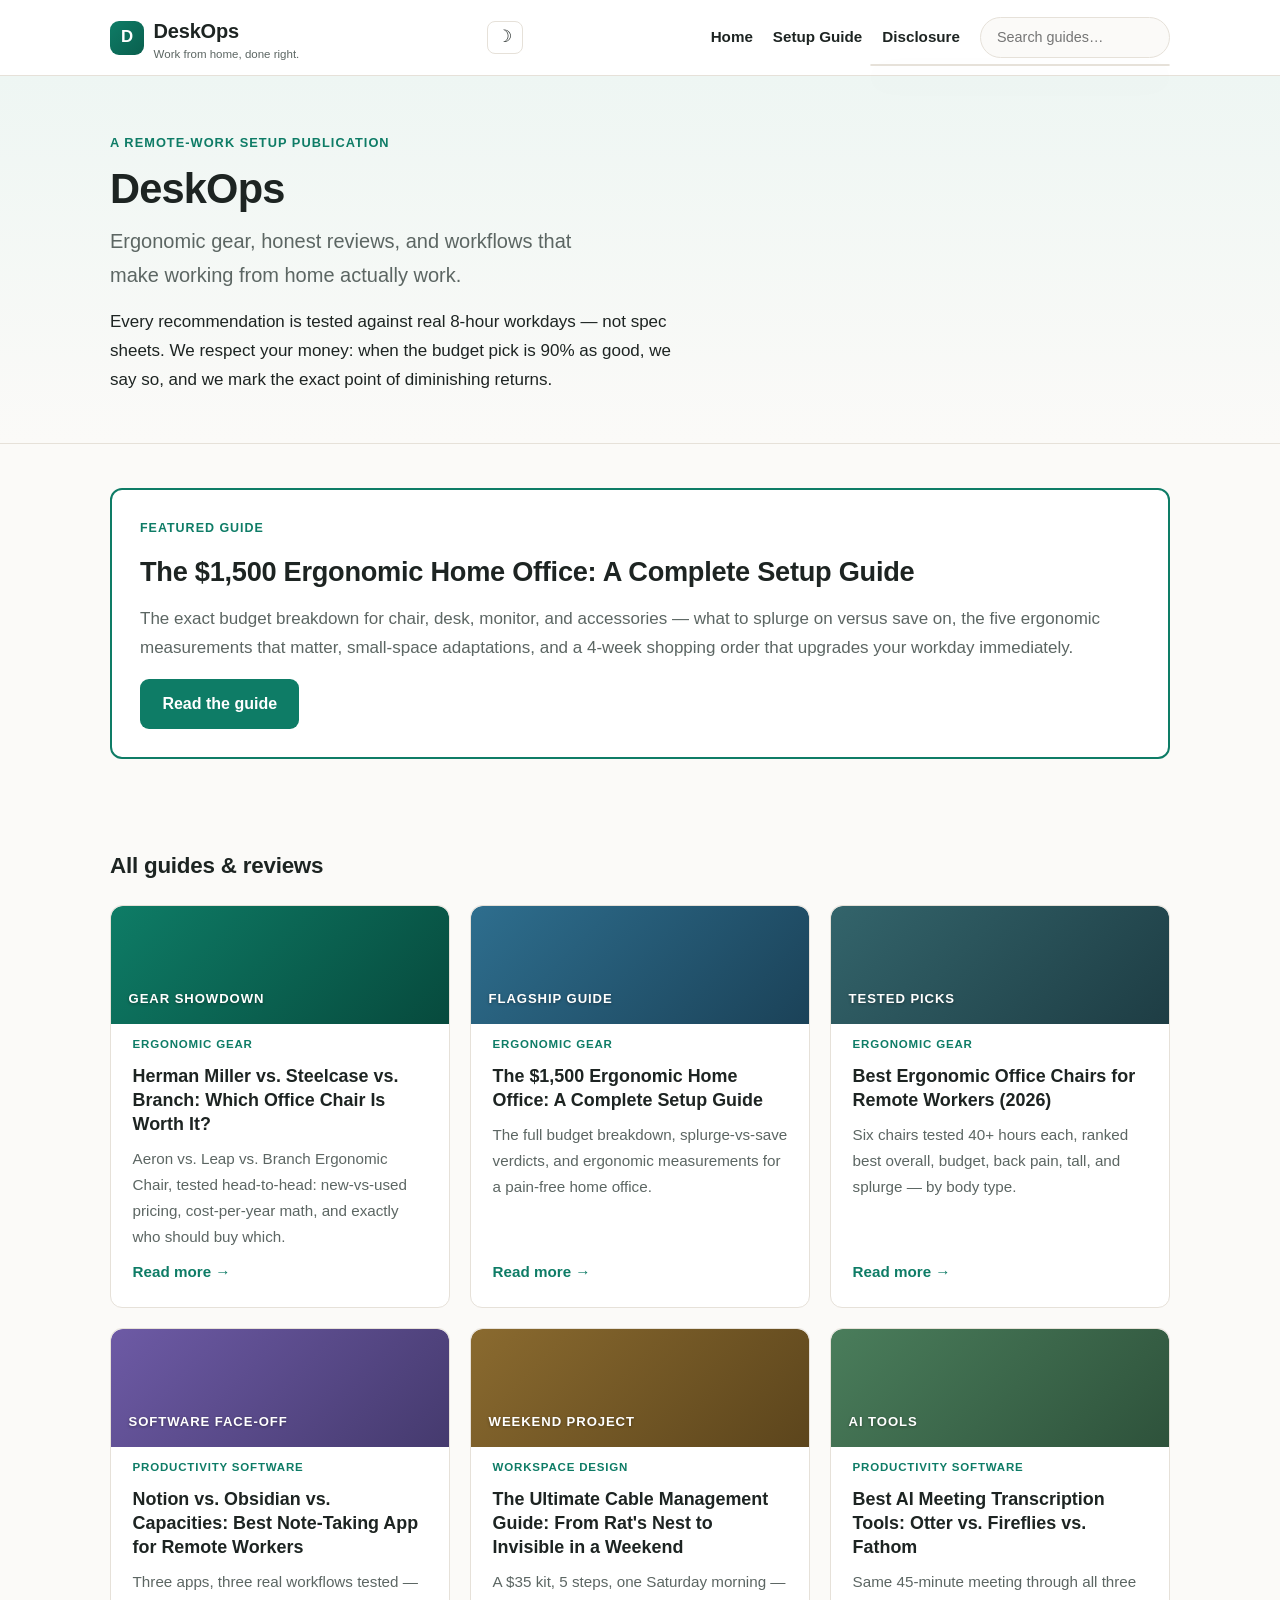
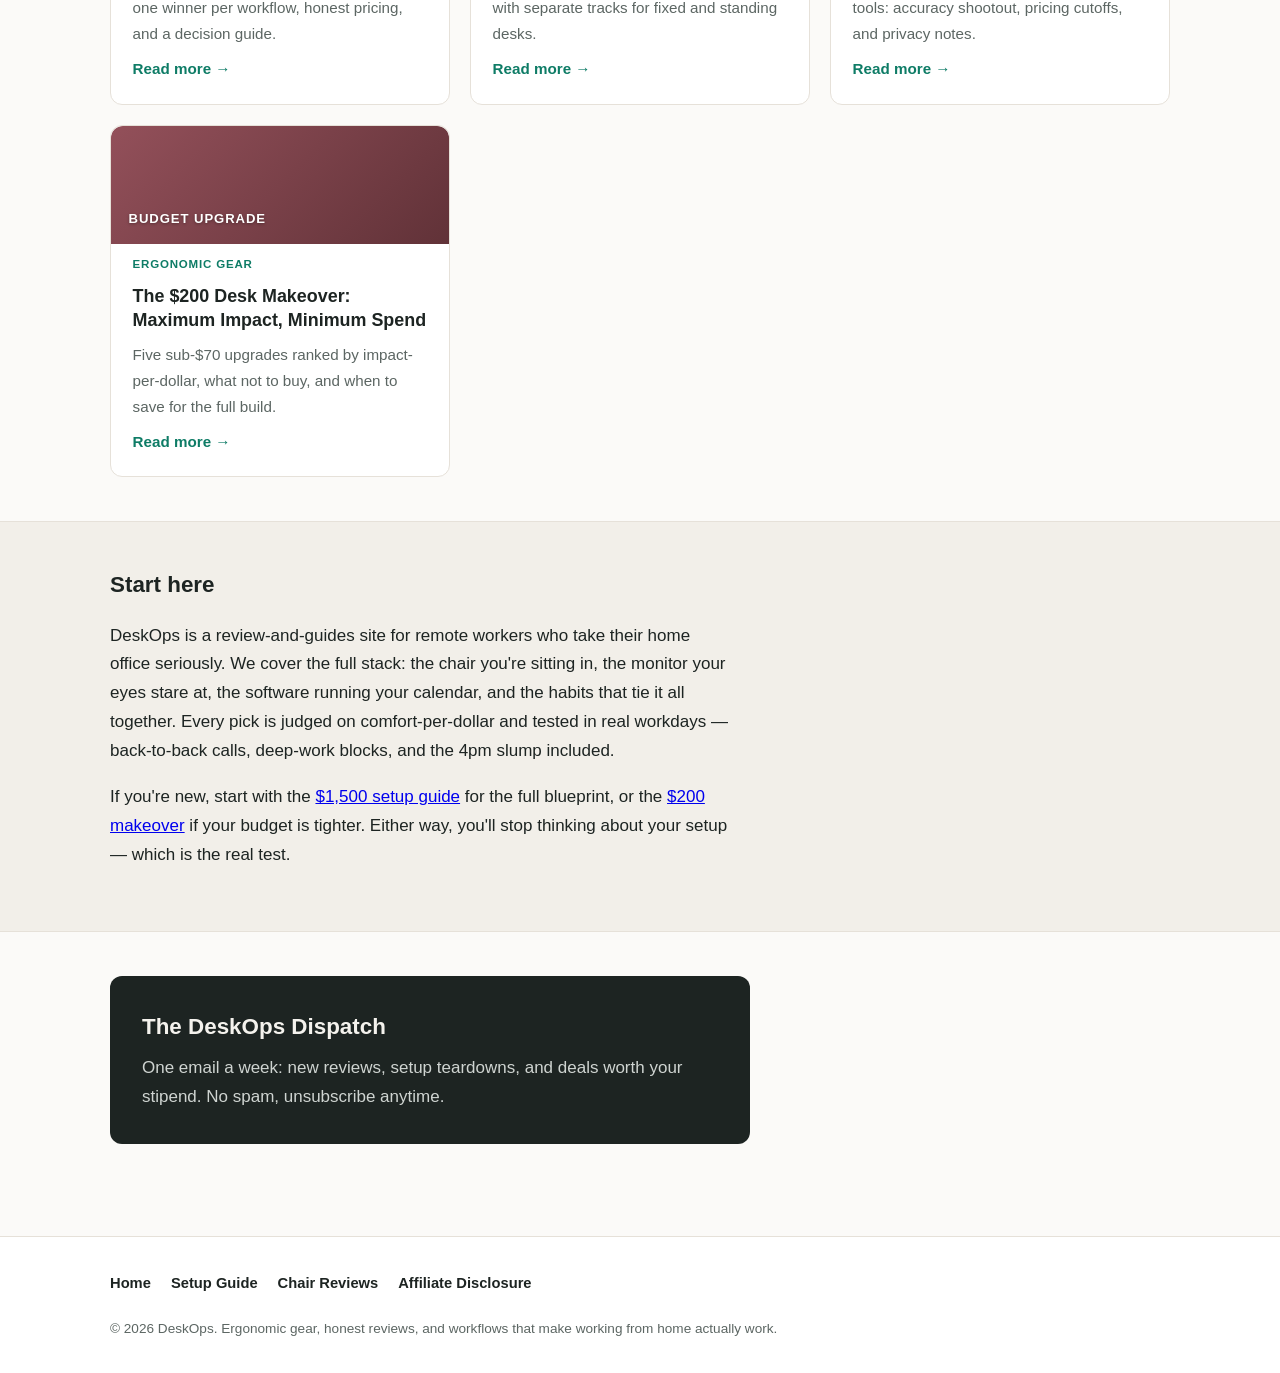
<file: index.html>
<!DOCTYPE html>
<html lang="en">
<head>
  <meta charset="UTF-8">
  <meta name="viewport" content="width=device-width, initial-scale=1.0">
  <title>DeskOps — Ergonomic Gear, Honest Reviews &amp; Remote Work Workflows</title>
  <meta name="description" content="DeskOps: ergonomic gear, honest reviews, and workflows that make working from home actually work. Tested against real 8-hour workdays, not spec sheets.">
  <meta property="og:title" content="DeskOps — Ergonomic Gear, Honest Reviews &amp; Remote Work Workflows">
  <meta property="og:description" content="Ergonomic gear, honest reviews, and workflows that make working from home actually work. Every pick tested against real 8-hour workdays.">
  <meta property="og:type" content="website">
  <script>(function(){try{var t=localStorage.getItem("deskops-theme")||(window.matchMedia&&matchMedia("(prefers-color-scheme: dark)").matches?"dark":"light");if(t)document.documentElement.setAttribute("data-theme",t);}catch(e){}})();</script>
  <link rel="stylesheet" href="styles.css">
  <!-- MEDIVAVINE/JOURNEY: paste ad network script here -->
</head>
<body>
  <header class="site-header">
    <div class="wrap">
      <a class="brand" href="index.html">
        <span class="brand-mark">D</span>
        <span><span class="brand-name">DeskOps</span><span class="brand-tag">Work from home, done right.</span></span>
      </a>
      <button class="theme-toggle" id="themeToggle" aria-label="Switch to dark mode" aria-pressed="false"><span class="icon-moon" aria-hidden="true">&#9789;</span><span class="icon-sun" aria-hidden="true">&#9728;</span></button>
      <button class="nav-toggle" aria-label="Toggle navigation" aria-expanded="false" aria-controls="mainNav" onclick="var n=document.getElementById('mainNav');this.setAttribute('aria-expanded',n.classList.toggle('open'))">&#9776;</button>
      <nav class="main-nav" id="mainNav" aria-label="Main navigation">
        <ul>
          <li><a href="index.html">Home</a></li>
          <li><a href="articles/the-1500-ergonomic-home-office.html">Setup Guide</a></li>
          <li><a href="disclosure.html">Disclosure</a></li>
        <li class="nav-search"><form class="site-search" role="search" aria-label="Site search"><input type="search" placeholder="Search guides&hellip;" aria-label="Search articles"><ul class="search-results" hidden></ul></form></li>
        </ul>
      </nav>
    </div>
  </header>

  <main>
    <section class="hero" aria-label="Introduction">
      <div class="wrap">
        <p class="kicker">A remote-work setup publication</p>
        <h1>DeskOps</h1>
        <p class="tagline">Ergonomic gear, honest reviews, and workflows that make working from home actually work.</p>
        <p class="pitch">Every recommendation is tested against real 8-hour workdays — not spec sheets. We respect your money: when the budget pick is 90% as good, we say so, and we mark the exact point of diminishing returns.</p>
      </div>
    </section>

    <section class="section" aria-label="Featured article">
      <div class="wrap">
        <article class="featured">
          <p class="flag">Featured guide</p>
          <h2><a href="articles/the-1500-ergonomic-home-office.html">The $1,500 Ergonomic Home Office: A Complete Setup Guide</a></h2>
          <p>The exact budget breakdown for chair, desk, monitor, and accessories — what to splurge on versus save on, the five ergonomic measurements that matter, small-space adaptations, and a 4-week shopping order that upgrades your workday immediately.</p>
          <p><a class="btn" href="articles/the-1500-ergonomic-home-office.html">Read the guide</a></p>
        </article>
      </div>
    </section>

    <section class="section" aria-label="All articles">
      <div class="wrap">
        <h2 class="section-title">All guides &amp; reviews</h2>
        <div class="card-grid">
          <article class="card">
            <div class="card-art variant-1" aria-hidden="true"><span>Gear showdown</span></div>
            <p class="pillar">Ergonomic Gear</p>
            <h3><a href="articles/herman-miller-vs-steelcase-vs-branch.html">Herman Miller vs. Steelcase vs. Branch: Which Office Chair Is Worth It?</a></h3>
            <p class="excerpt">Aeron vs. Leap vs. Branch Ergonomic Chair, tested head-to-head: new-vs-used pricing, cost-per-year math, and exactly who should buy which.</p>
            <a class="read-more" href="articles/herman-miller-vs-steelcase-vs-branch.html">Read more &rarr;</a>
          </article>
          <article class="card">
            <div class="card-art variant-2" aria-hidden="true"><span>Flagship guide</span></div>
            <p class="pillar">Ergonomic Gear</p>
            <h3><a href="articles/the-1500-ergonomic-home-office.html">The $1,500 Ergonomic Home Office: A Complete Setup Guide</a></h3>
            <p>The full budget breakdown, splurge-vs-save verdicts, and ergonomic measurements for a pain-free home office.</p>
            <a class="read-more" href="articles/the-1500-ergonomic-home-office.html">Read more &rarr;</a>
          </article>
          <article class="card">
            <div class="card-art variant-3" aria-hidden="true"><span>Tested picks</span></div>
            <p class="pillar">Ergonomic Gear</p>
            <h3><a href="articles/best-ergonomic-office-chairs-remote-workers.html">Best Ergonomic Office Chairs for Remote Workers (2026)</a></h3>
            <p>Six chairs tested 40+ hours each, ranked best overall, budget, back pain, tall, and splurge — by body type.</p>
            <a class="read-more" href="articles/best-ergonomic-office-chairs-remote-workers.html">Read more &rarr;</a>
          </article>
          <article class="card">
            <div class="card-art variant-4" aria-hidden="true"><span>Software face-off</span></div>
            <p class="pillar">Productivity Software</p>
            <h3><a href="articles/notion-vs-obsidian-vs-capacities.html">Notion vs. Obsidian vs. Capacities: Best Note-Taking App for Remote Workers</a></h3>
            <p>Three apps, three real workflows tested — one winner per workflow, honest pricing, and a decision guide.</p>
            <a class="read-more" href="articles/notion-vs-obsidian-vs-capacities.html">Read more &rarr;</a>
          </article>
          <article class="card">
            <div class="card-art variant-5" aria-hidden="true"><span>Weekend project</span></div>
            <p class="pillar">Workspace Design</p>
            <h3><a href="articles/ultimate-cable-management-guide.html">The Ultimate Cable Management Guide: From Rat's Nest to Invisible in a Weekend</a></h3>
            <p>A $35 kit, 5 steps, one Saturday morning — with separate tracks for fixed and standing desks.</p>
            <a class="read-more" href="articles/ultimate-cable-management-guide.html">Read more &rarr;</a>
          </article>
          <article class="card">
            <div class="card-art variant-6" aria-hidden="true"><span>AI tools</span></div>
            <p class="pillar">Productivity Software</p>
            <h3><a href="articles/best-ai-meeting-transcription-tools.html">Best AI Meeting Transcription Tools: Otter vs. Fireflies vs. Fathom</a></h3>
            <p>Same 45-minute meeting through all three tools: accuracy shootout, pricing cutoffs, and privacy notes.</p>
            <a class="read-more" href="articles/best-ai-meeting-transcription-tools.html">Read more &rarr;</a>
          </article>
          <article class="card">
            <div class="card-art variant-7" aria-hidden="true"><span>Budget upgrade</span></div>
            <p class="pillar">Ergonomic Gear</p>
            <h3><a href="articles/the-200-desk-makeover.html">The $200 Desk Makeover: Maximum Impact, Minimum Spend</a></h3>
            <p>Five sub-$70 upgrades ranked by impact-per-dollar, what not to buy, and when to save for the full build.</p>
            <a class="read-more" href="articles/the-200-desk-makeover.html">Read more &rarr;</a>
          </article>
        </div>
      </div>
    </section>

    <section class="section about" aria-label="Start here">
      <div class="wrap">
        <h2>Start here</h2>
        <p>DeskOps is a review-and-guides site for remote workers who take their home office seriously. We cover the full stack: the chair you're sitting in, the monitor your eyes stare at, the software running your calendar, and the habits that tie it all together. Every pick is judged on comfort-per-dollar and tested in real workdays — back-to-back calls, deep-work blocks, and the 4pm slump included.</p>
        <p>If you're new, start with the <a href="articles/the-1500-ergonomic-home-office.html">$1,500 setup guide</a> for the full blueprint, or the <a href="articles/the-200-desk-makeover.html">$200 makeover</a> if your budget is tighter. Either way, you'll stop thinking about your setup — which is the real test.</p>
      </div>
    </section>

    <section class="section" aria-label="Newsletter">
      <div class="wrap">
        <div class="newsletter">
          <h2>The DeskOps Dispatch</h2>
          <p>One email a week: new reviews, setup teardowns, and deals worth your stipend. No spam, unsubscribe anytime.</p>
          <!-- NEWSLETTER: paste Beehiiv/Substack embed here -->
        </div>
      </div>
    </section>
  </main>

  <footer class="site-footer">
    <div class="wrap">
      <nav class="footer-nav" aria-label="Footer navigation">
        <ul>
          <li><a href="index.html">Home</a></li>
          <li><a href="articles/the-1500-ergonomic-home-office.html">Setup Guide</a></li>
          <li><a href="articles/best-ergonomic-office-chairs-remote-workers.html">Chair Reviews</a></li>
          <li><a href="disclosure.html">Affiliate Disclosure</a></li>
        </ul>
      </nav>
      <p class="copyright">&copy; 2026 DeskOps. Ergonomic gear, honest reviews, and workflows that make working from home actually work.</p>
    </div>
  </footer>
  <script src="assets/site.js" defer></script>
</body>
</html>
</file>
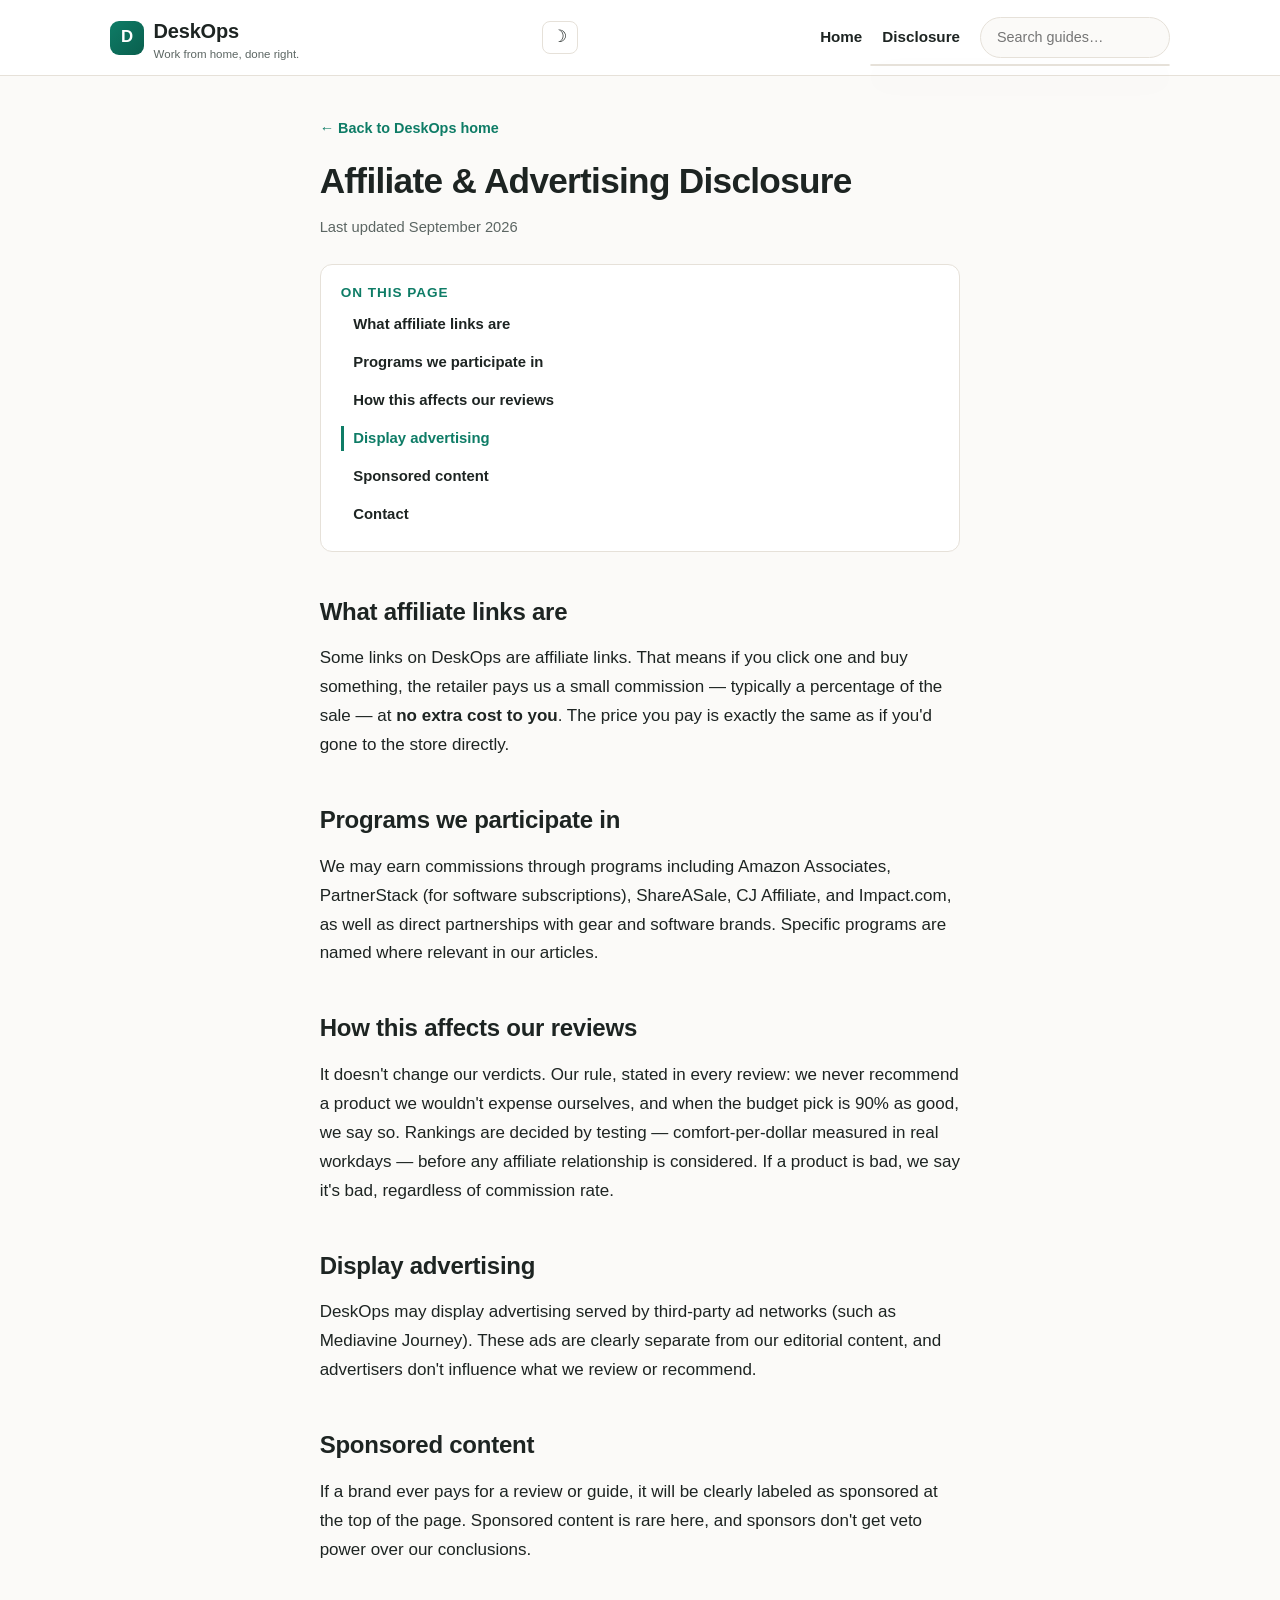
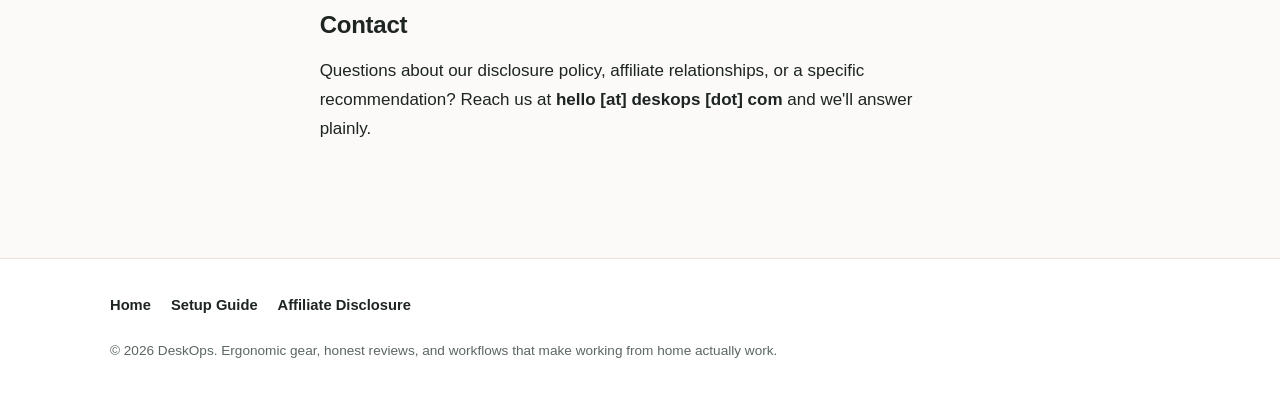
<file: disclosure.html>
<!DOCTYPE html>
<html lang="en">
<head>
  <meta charset="UTF-8">
  <meta name="viewport" content="width=device-width, initial-scale=1.0">
  <title>Affiliate &amp; Advertising Disclosure | DeskOps</title>
  <meta name="description" content="DeskOps affiliate and advertising disclosure: how we earn commissions, how ads work on this site, and how it affects our reviews.">
  <meta property="og:title" content="Affiliate &amp; Advertising Disclosure | DeskOps">
  <meta property="og:description" content="Plain-English disclosure: what affiliate links are, how DeskOps earns commissions, and our commitment to honest reviews.">
  <meta property="og:type" content="website">
  <script>(function(){try{var t=localStorage.getItem("deskops-theme")||(window.matchMedia&&matchMedia("(prefers-color-scheme: dark)").matches?"dark":"light");if(t)document.documentElement.setAttribute("data-theme",t);}catch(e){}})();</script>
  <link rel="stylesheet" href="styles.css">
  <!-- MEDIVAVINE/JOURNEY: paste ad network script here -->
</head>
<body>
  <header class="site-header">
    <div class="wrap">
      <a class="brand" href="index.html">
        <span class="brand-mark">D</span>
        <span><span class="brand-name">DeskOps</span><span class="brand-tag">Work from home, done right.</span></span>
      </a>
      <button class="theme-toggle" id="themeToggle" aria-label="Switch to dark mode" aria-pressed="false"><span class="icon-moon" aria-hidden="true">&#9789;</span><span class="icon-sun" aria-hidden="true">&#9728;</span></button>
      <button class="nav-toggle" aria-label="Toggle navigation" aria-expanded="false" aria-controls="mainNav" onclick="var n=document.getElementById('mainNav');this.setAttribute('aria-expanded',n.classList.toggle('open'))">&#9776;</button>
      <nav class="main-nav" id="mainNav" aria-label="Main navigation">
        <ul>
          <li><a href="index.html">Home</a></li>
          <li><a href="disclosure.html">Disclosure</a></li>
        <li class="nav-search"><form class="site-search" role="search" aria-label="Site search"><input type="search" placeholder="Search guides&hellip;" aria-label="Search articles"><ul class="search-results" hidden></ul></form></li>
        </ul>
      </nav>
    </div>
  </header>

  <main>
    <div class="prose">
      <article>
        <p class="breadcrumb"><a href="index.html">&larr; Back to DeskOps home</a></p>
        <h1>Affiliate &amp; Advertising Disclosure</h1>
        <p class="article-meta">Last updated September 2026</p>

        <h2>What affiliate links are</h2>
        <p>Some links on DeskOps are affiliate links. That means if you click one and buy something, the retailer pays us a small commission — typically a percentage of the sale — at <strong>no extra cost to you</strong>. The price you pay is exactly the same as if you'd gone to the store directly.</p>

        <h2>Programs we participate in</h2>
        <p>We may earn commissions through programs including Amazon Associates, PartnerStack (for software subscriptions), ShareASale, CJ Affiliate, and Impact.com, as well as direct partnerships with gear and software brands. Specific programs are named where relevant in our articles.</p>

        <h2>How this affects our reviews</h2>
        <p>It doesn't change our verdicts. Our rule, stated in every review: we never recommend a product we wouldn't expense ourselves, and when the budget pick is 90% as good, we say so. Rankings are decided by testing — comfort-per-dollar measured in real workdays — before any affiliate relationship is considered. If a product is bad, we say it's bad, regardless of commission rate.</p>

        <h2>Display advertising</h2>
        <p>DeskOps may display advertising served by third-party ad networks (such as Mediavine Journey). These ads are clearly separate from our editorial content, and advertisers don't influence what we review or recommend.</p>

        <h2>Sponsored content</h2>
        <p>If a brand ever pays for a review or guide, it will be clearly labeled as sponsored at the top of the page. Sponsored content is rare here, and sponsors don't get veto power over our conclusions.</p>

        <h2>Contact</h2>
        <p>Questions about our disclosure policy, affiliate relationships, or a specific recommendation? Reach us at <strong>hello [at] deskops [dot] com</strong> and we'll answer plainly.</p>
      </article>
    </div>
  </main>

  <footer class="site-footer">
    <div class="wrap">
      <nav class="footer-nav" aria-label="Footer navigation">
        <ul>
          <li><a href="index.html">Home</a></li>
          <li><a href="articles/the-1500-ergonomic-home-office.html">Setup Guide</a></li>
          <li><a href="disclosure.html">Affiliate Disclosure</a></li>
        </ul>
      </nav>
      <p class="copyright">&copy; 2026 DeskOps. Ergonomic gear, honest reviews, and workflows that make working from home actually work.</p>
    </div>
  </footer>
  <script src="assets/site.js" defer></script>
</body>
</html>
</file>
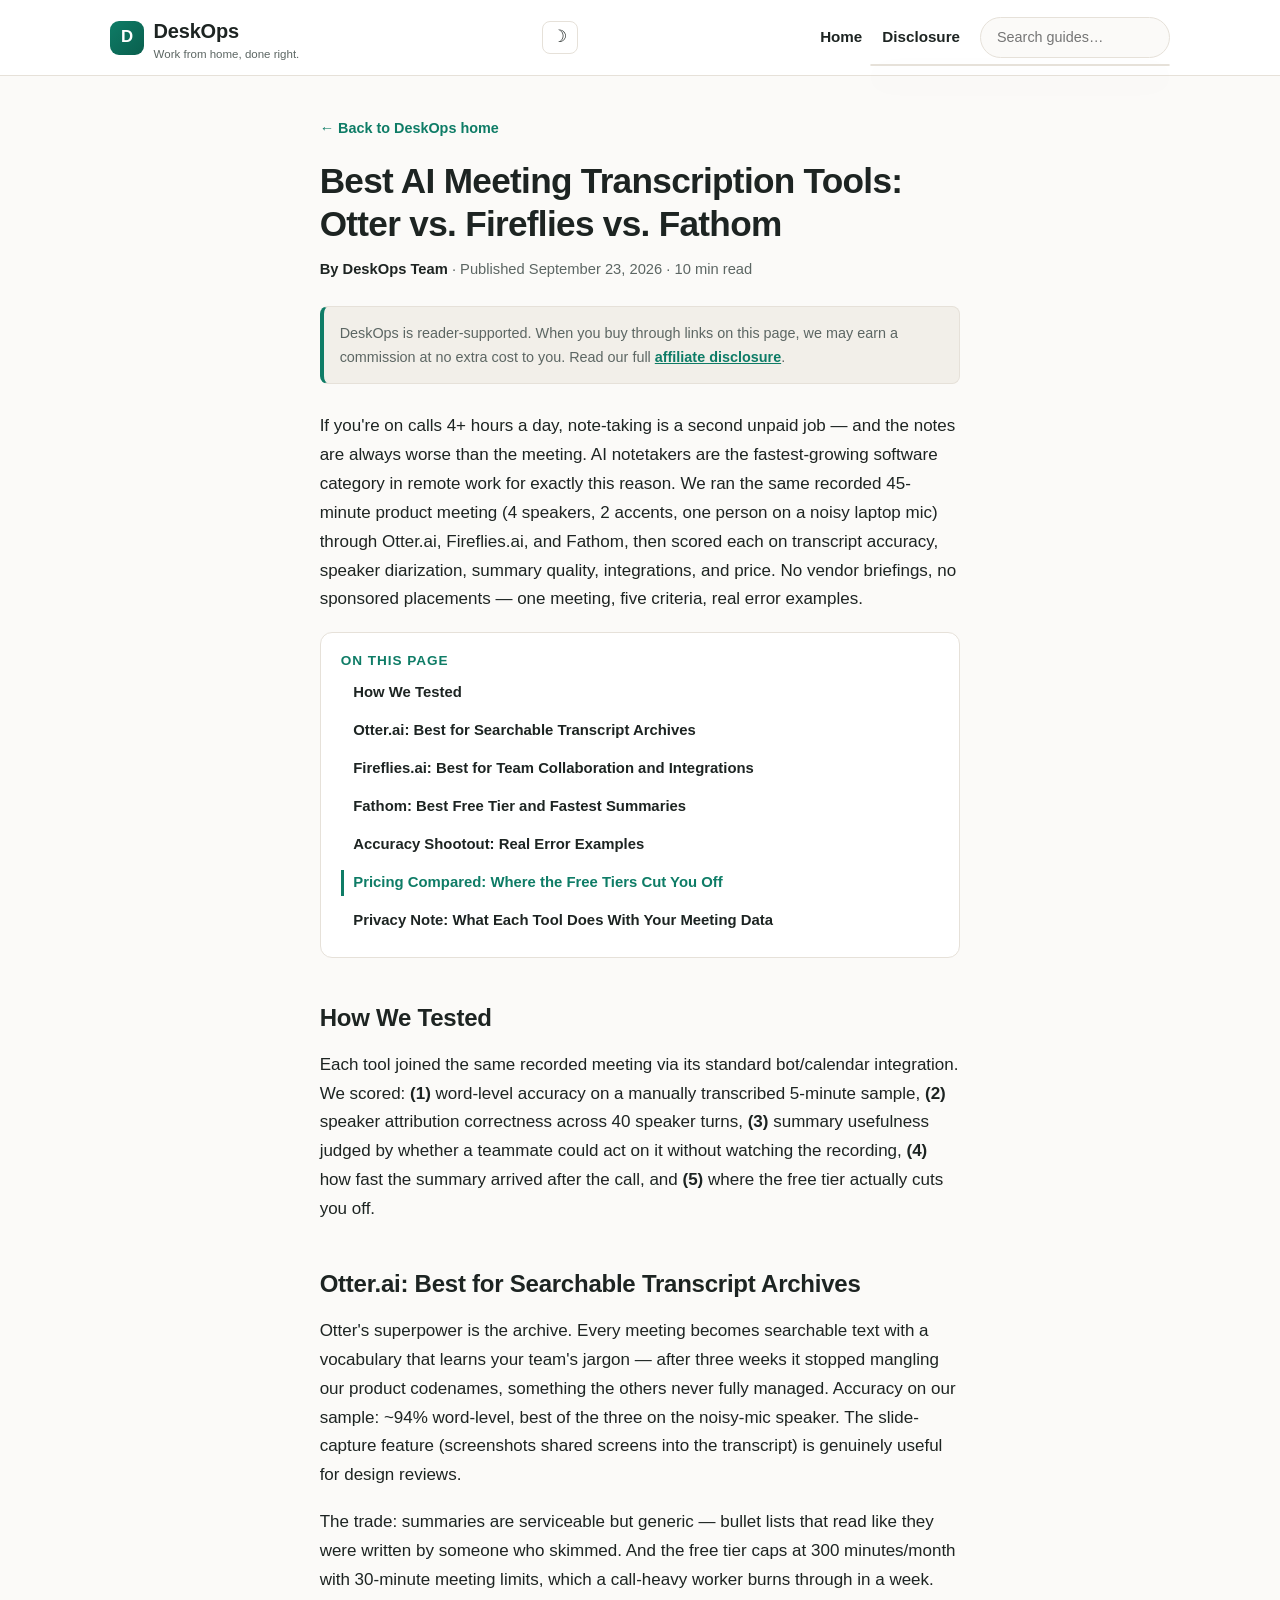
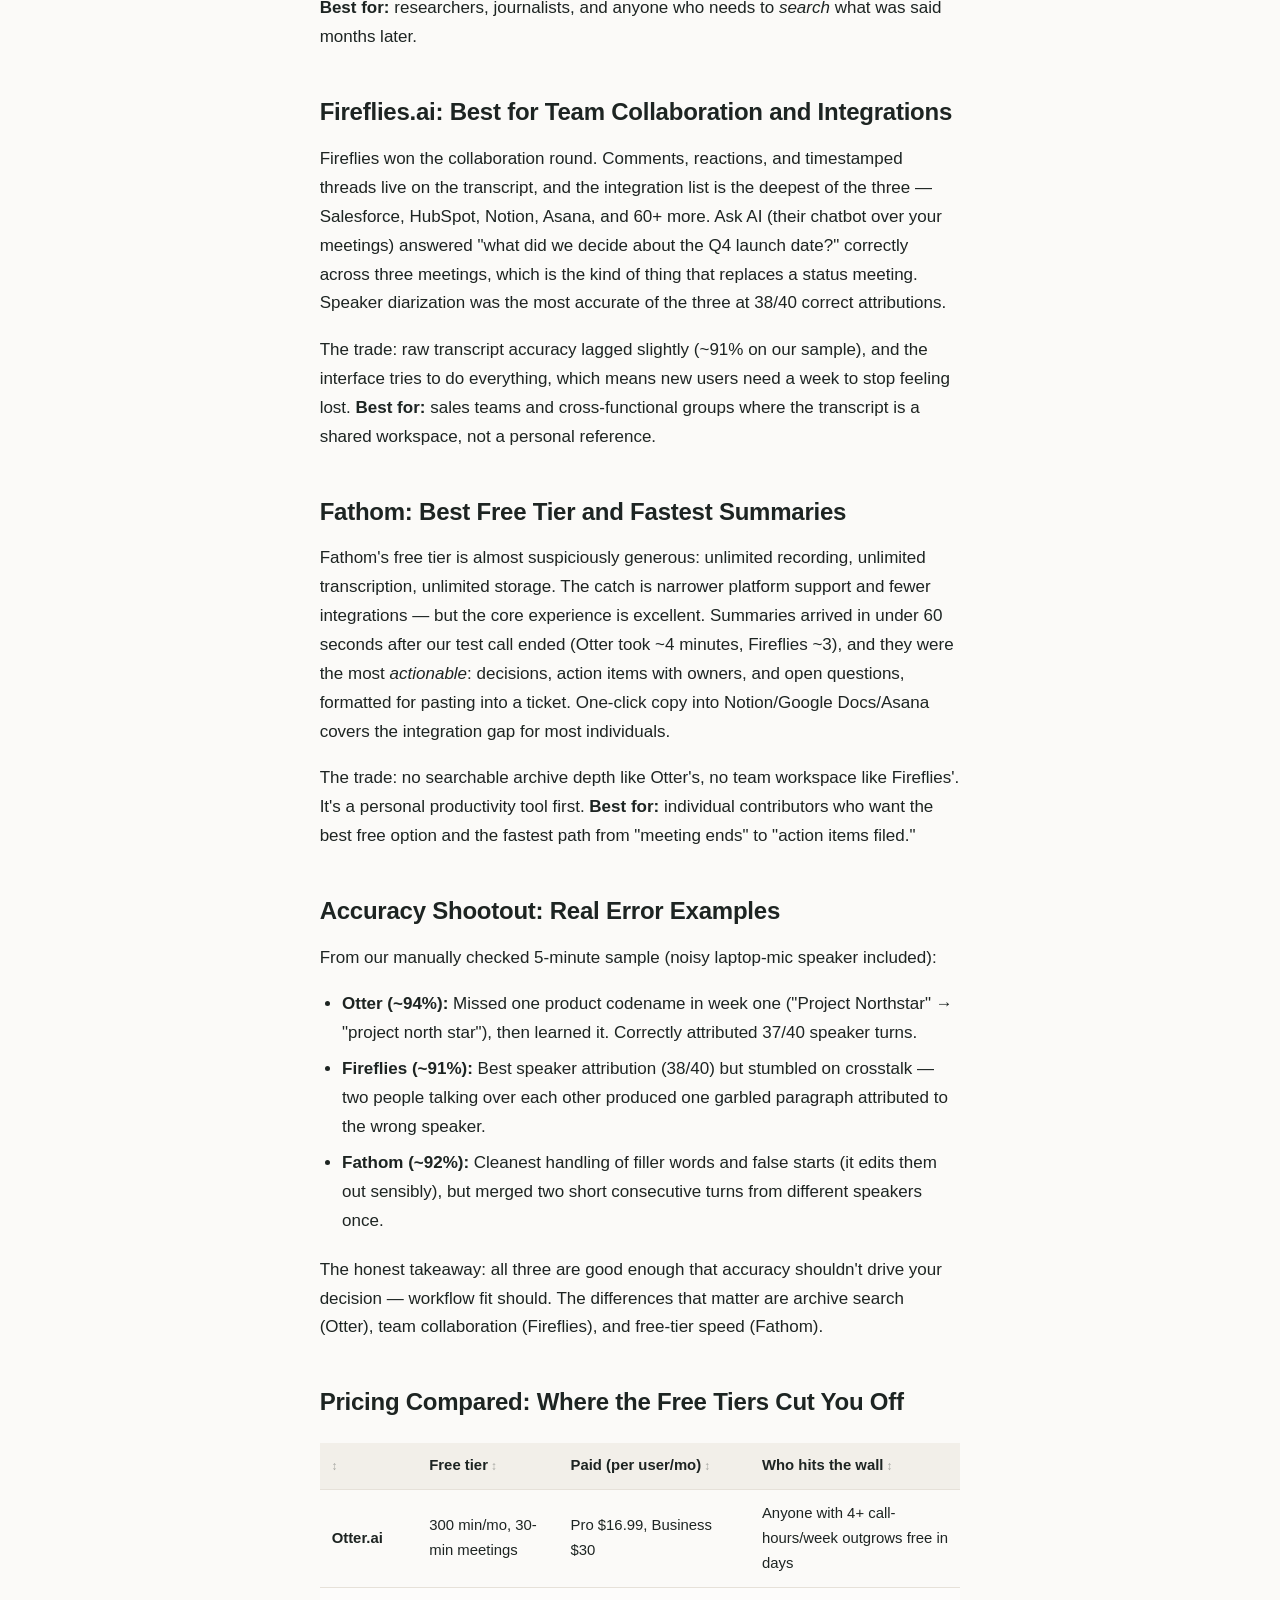
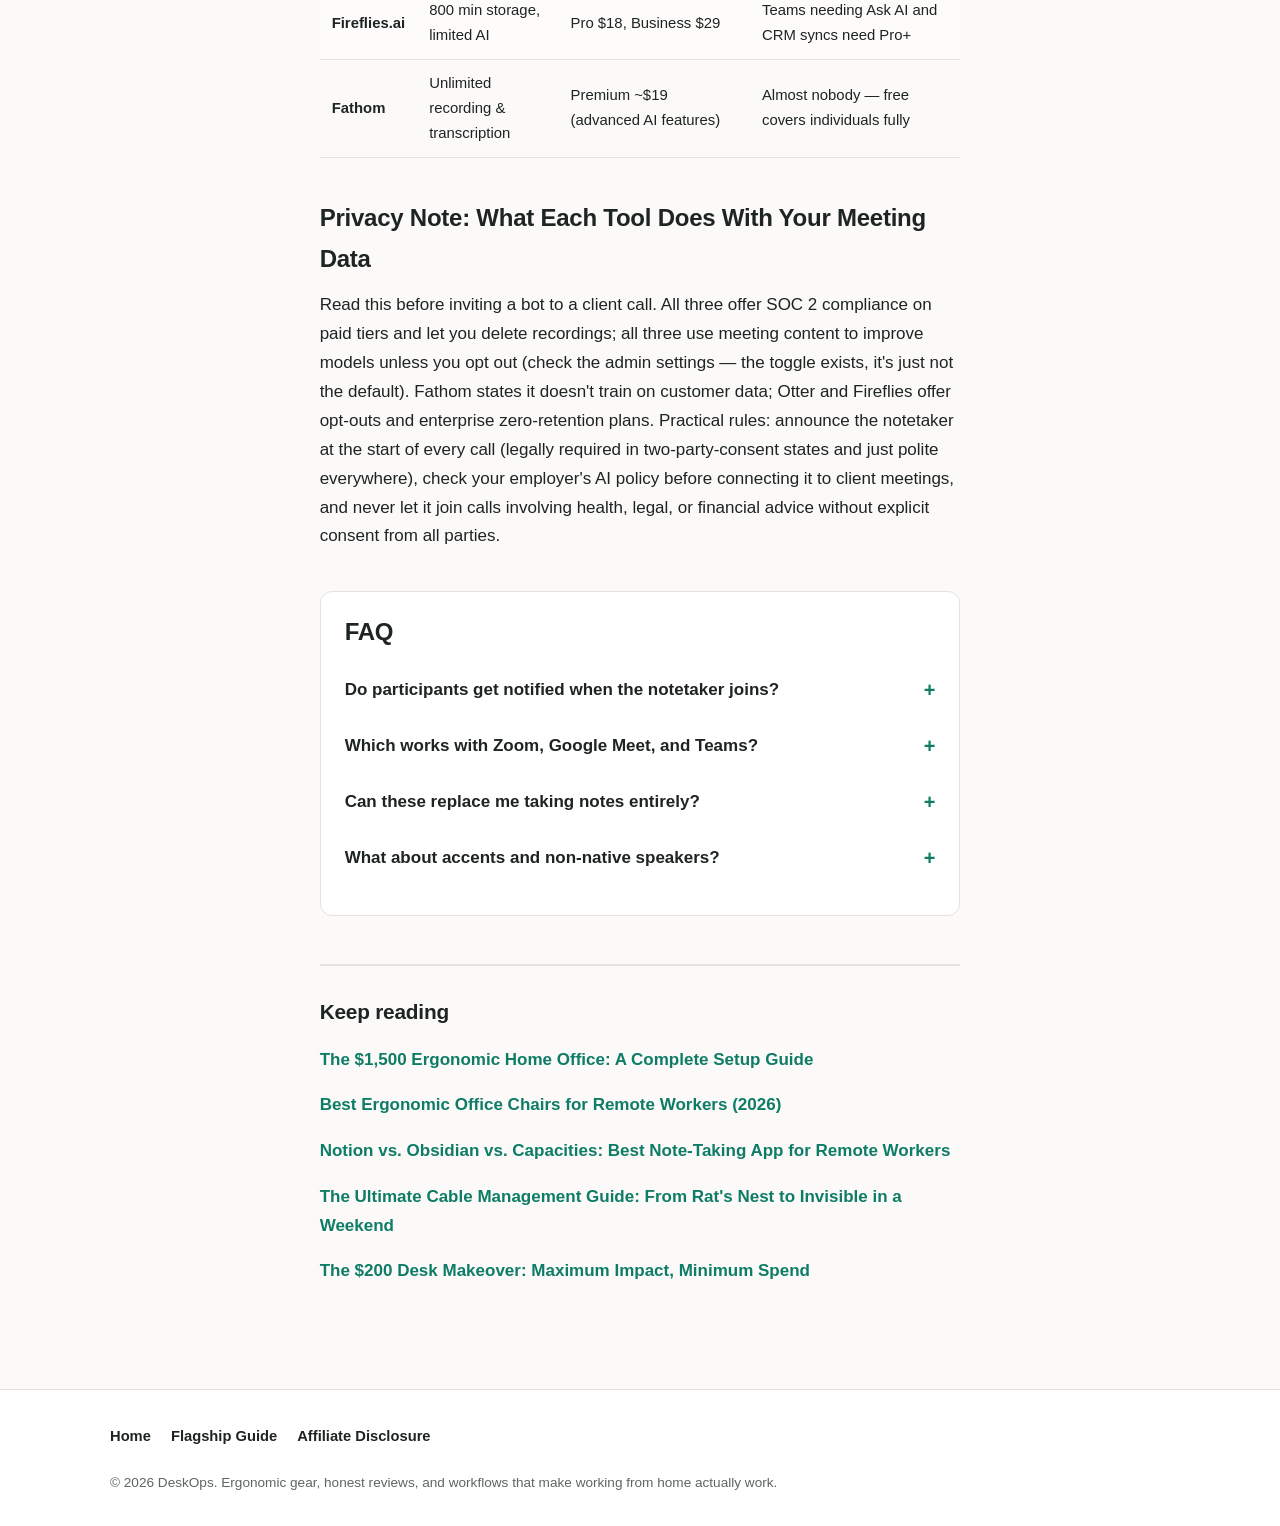
<file: articles/best-ai-meeting-transcription-tools.html>
<!DOCTYPE html>
<html lang="en">
<head>
  <meta charset="UTF-8">
  <meta name="viewport" content="width=device-width, initial-scale=1.0">
  <title>Best AI Meeting Transcription Tools: Otter vs. Fireflies vs. Fathom | DeskOps</title>
  <meta name="description" content="We ran the same 45-minute meeting through Otter.ai, Fireflies.ai, and Fathom and scored accuracy, speaker diarization, summaries, and pricing. Winner per use case, plus privacy notes.">
  <meta property="og:title" content="Best AI Meeting Transcription Tools: Otter vs. Fireflies vs. Fathom">
  <meta property="og:description" content="Same 45-minute meeting, three AI notetakers, scored on 5 criteria. Real error examples, pricing cutoffs, and what each tool does with your meeting data.">
  <meta property="og:type" content="article">
  <script>(function(){try{var t=localStorage.getItem("deskops-theme")||(window.matchMedia&&matchMedia("(prefers-color-scheme: dark)").matches?"dark":"light");if(t)document.documentElement.setAttribute("data-theme",t);}catch(e){}})();</script>
  <link rel="stylesheet" href="../styles.css">
  <!-- MEDIVAVINE/JOURNEY: paste ad network script here -->
</head>
<body>
  <header class="site-header">
    <div class="wrap">
      <a class="brand" href="../index.html">
        <span class="brand-mark">D</span>
        <span><span class="brand-name">DeskOps</span><span class="brand-tag">Work from home, done right.</span></span>
      </a>
      <button class="theme-toggle" id="themeToggle" aria-label="Switch to dark mode" aria-pressed="false"><span class="icon-moon" aria-hidden="true">&#9789;</span><span class="icon-sun" aria-hidden="true">&#9728;</span></button>
      <button class="nav-toggle" aria-label="Toggle navigation" aria-expanded="false" aria-controls="mainNav" onclick="var n=document.getElementById('mainNav');this.setAttribute('aria-expanded',n.classList.toggle('open'))">&#9776;</button>
      <nav class="main-nav" id="mainNav" aria-label="Main navigation">
        <ul>
          <li><a href="../index.html">Home</a></li>
          <li><a href="../disclosure.html">Disclosure</a></li>
        <li class="nav-search"><form class="site-search" role="search" aria-label="Site search"><input type="search" placeholder="Search guides&hellip;" aria-label="Search articles"><ul class="search-results" hidden></ul></form></li>
        </ul>
      </nav>
    </div>
  </header>

  <main>
    <div class="prose">
      <article>
        <p class="breadcrumb"><a href="../index.html">&larr; Back to DeskOps home</a></p>
        <h1>Best AI Meeting Transcription Tools: Otter vs. Fireflies vs. Fathom</h1>
        <p class="article-meta"><span class="byline">By DeskOps Team</span> &middot; Published September 23, 2026 &middot; 10 min read</p>
        <div class="disclosure-note">DeskOps is reader-supported. When you buy through links on this page, we may earn a commission at no extra cost to you. Read our full <a href="../disclosure.html">affiliate disclosure</a>.</div>

        <p>If you're on calls 4+ hours a day, note-taking is a second unpaid job — and the notes are always worse than the meeting. AI notetakers are the fastest-growing software category in remote work for exactly this reason. We ran the same recorded 45-minute product meeting (4 speakers, 2 accents, one person on a noisy laptop mic) through Otter.ai, Fireflies.ai, and Fathom, then scored each on transcript accuracy, speaker diarization, summary quality, integrations, and price. No vendor briefings, no sponsored placements — one meeting, five criteria, real error examples.</p>

        <h2>How We Tested</h2>
        <p>Each tool joined the same recorded meeting via its standard bot/calendar integration. We scored: <strong>(1)</strong> word-level accuracy on a manually transcribed 5-minute sample, <strong>(2)</strong> speaker attribution correctness across 40 speaker turns, <strong>(3)</strong> summary usefulness judged by whether a teammate could act on it without watching the recording, <strong>(4)</strong> how fast the summary arrived after the call, and <strong>(5)</strong> where the free tier actually cuts you off.</p>

        <h2>Otter.ai: Best for Searchable Transcript Archives</h2>
        <p>Otter's superpower is the archive. Every meeting becomes searchable text with a vocabulary that learns your team's jargon — after three weeks it stopped mangling our product codenames, something the others never fully managed. Accuracy on our sample: ~94% word-level, best of the three on the noisy-mic speaker. The slide-capture feature (screenshots shared screens into the transcript) is genuinely useful for design reviews.</p>
        <p>The trade: summaries are serviceable but generic — bullet lists that read like they were written by someone who skimmed. And the free tier caps at 300 minutes/month with 30-minute meeting limits, which a call-heavy worker burns through in a week. <strong>Best for:</strong> researchers, journalists, and anyone who needs to <em>search</em> what was said months later.</p>

        <!-- AFFILIATE: PartnerStack / Otter.ai affiliate program link on the paid-plan CTA. Otter Pro ($16.99/mo) unlocks the minutes call-heavy workers need. -->

        <h2>Fireflies.ai: Best for Team Collaboration and Integrations</h2>
        <p>Fireflies won the collaboration round. Comments, reactions, and timestamped threads live on the transcript, and the integration list is the deepest of the three — Salesforce, HubSpot, Notion, Asana, and 60+ more. Ask AI (their chatbot over your meetings) answered "what did we decide about the Q4 launch date?" correctly across three meetings, which is the kind of thing that replaces a status meeting. Speaker diarization was the most accurate of the three at 38/40 correct attributions.</p>
        <p>The trade: raw transcript accuracy lagged slightly (~91% on our sample), and the interface tries to do everything, which means new users need a week to stop feeling lost. <strong>Best for:</strong> sales teams and cross-functional groups where the transcript is a shared workspace, not a personal reference.</p>

        <h2>Fathom: Best Free Tier and Fastest Summaries</h2>
        <p>Fathom's free tier is almost suspiciously generous: unlimited recording, unlimited transcription, unlimited storage. The catch is narrower platform support and fewer integrations — but the core experience is excellent. Summaries arrived in under 60 seconds after our test call ended (Otter took ~4 minutes, Fireflies ~3), and they were the most <em>actionable</em>: decisions, action items with owners, and open questions, formatted for pasting into a ticket. One-click copy into Notion/Google Docs/Asana covers the integration gap for most individuals.</p>
        <p>The trade: no searchable archive depth like Otter's, no team workspace like Fireflies'. It's a personal productivity tool first. <strong>Best for:</strong> individual contributors who want the best free option and the fastest path from "meeting ends" to "action items filed."</p>

        <h2>Accuracy Shootout: Real Error Examples</h2>
        <p>From our manually checked 5-minute sample (noisy laptop-mic speaker included):</p>
        <ul>
          <li><strong>Otter (~94%):</strong> Missed one product codename in week one ("Project Northstar" → "project north star"), then learned it. Correctly attributed 37/40 speaker turns.</li>
          <li><strong>Fireflies (~91%):</strong> Best speaker attribution (38/40) but stumbled on crosstalk — two people talking over each other produced one garbled paragraph attributed to the wrong speaker.</li>
          <li><strong>Fathom (~92%):</strong> Cleanest handling of filler words and false starts (it edits them out sensibly), but merged two short consecutive turns from different speakers once.</li>
        </ul>
        <p>The honest takeaway: all three are good enough that accuracy shouldn't drive your decision — workflow fit should. The differences that matter are archive search (Otter), team collaboration (Fireflies), and free-tier speed (Fathom).</p>

        <h2>Pricing Compared: Where the Free Tiers Cut You Off</h2>
        <table>
          <thead>
            <tr><th></th><th>Free tier</th><th>Paid (per user/mo)</th><th>Who hits the wall</th></tr>
          </thead>
          <tbody>
            <tr><td><strong>Otter.ai</strong></td><td>300 min/mo, 30-min meetings</td><td>Pro $16.99, Business $30</td><td>Anyone with 4+ call-hours/week outgrows free in days</td></tr>
            <tr><td><strong>Fireflies.ai</strong></td><td>800 min storage, limited AI</td><td>Pro $18, Business $29</td><td>Teams needing Ask AI and CRM syncs need Pro+</td></tr>
            <tr><td><strong>Fathom</strong></td><td>Unlimited recording &amp; transcription</td><td>Premium ~$19 (advanced AI features)</td><td>Almost nobody — free covers individuals fully</td></tr>
          </tbody>
        </table>

        <!-- AFFILIATE: "For teams" CTA box — transcription tools run $10–30/mo per seat, so team-plan referrals via PartnerStack/direct SaaS affiliate programs are the real prize. One 10-person team = meaningful recurring MRR commission. -->

        <h2>Privacy Note: What Each Tool Does With Your Meeting Data</h2>
        <p>Read this before inviting a bot to a client call. All three offer SOC 2 compliance on paid tiers and let you delete recordings; all three use meeting content to improve models unless you opt out (check the admin settings — the toggle exists, it's just not the default). Fathom states it doesn't train on customer data; Otter and Fireflies offer opt-outs and enterprise zero-retention plans. Practical rules: announce the notetaker at the start of every call (legally required in two-party-consent states and just polite everywhere), check your employer's AI policy before connecting it to client meetings, and never let it join calls involving health, legal, or financial advice without explicit consent from all parties.</p>

        <div class="faq">
          <h2>FAQ</h2>
          <dl>
            <dt>Do participants get notified when the notetaker joins?</dt>
            <dd>Yes — all three join as a visible bot participant (e.g., "Fathom Notetaker") and most platforms show a recording indicator. You should still announce it verbally; the bot's presence isn't the same as informed consent.</dd>
            <dt>Which works with Zoom, Google Meet, and Teams?</dt>
            <dd>All three support Zoom and Google Meet natively. Teams support varies: Otter and Fireflies have solid Teams integrations; Fathom's Teams support has historically lagged — verify current status on their site if you're Teams-first.</dd>
            <dt>Can these replace me taking notes entirely?</dt>
            <dd>For capture, yes. For thinking, no. The summary tells you what was said; your own two-sentence take after the call ("decided X, I'm uneasy about Y") is still where judgment lives. We recommend the notetaker plus a 60-second personal debrief.</dd>
            <dt>What about accents and non-native speakers?</dt>
            <dd>All three handle major accents well; our test included two non-native English speakers and accuracy held above 90%. Heavy crosstalk and poor mics degrade every tool equally — fix the audio first (see our $1,500 setup guide's $80 audio fix).</dd>
          </dl>
        </div>

        <section class="keep-reading" aria-label="Keep reading">
          <h2>Keep reading</h2>
          <ul>
            <li><a href="the-1500-ergonomic-home-office.html">The $1,500 Ergonomic Home Office: A Complete Setup Guide</a></li>
            <li><a href="best-ergonomic-office-chairs-remote-workers.html">Best Ergonomic Office Chairs for Remote Workers (2026)</a></li>
            <li><a href="notion-vs-obsidian-vs-capacities.html">Notion vs. Obsidian vs. Capacities: Best Note-Taking App for Remote Workers</a></li>
            <li><a href="ultimate-cable-management-guide.html">The Ultimate Cable Management Guide: From Rat's Nest to Invisible in a Weekend</a></li>
            <li><a href="the-200-desk-makeover.html">The $200 Desk Makeover: Maximum Impact, Minimum Spend</a></li>
          </ul>
        </section>
      </article>
    </div>
  </main>

  <footer class="site-footer">
    <div class="wrap">
      <nav class="footer-nav" aria-label="Footer navigation">
        <ul>
          <li><a href="../index.html">Home</a></li>
          <li><a href="the-1500-ergonomic-home-office.html">Flagship Guide</a></li>
          <li><a href="../disclosure.html">Affiliate Disclosure</a></li>
        </ul>
      </nav>
      <p class="copyright">&copy; 2026 DeskOps. Ergonomic gear, honest reviews, and workflows that make working from home actually work.</p>
    </div>
  </footer>
  <script src="../assets/site.js" defer></script>
</body>
</html>
</file>
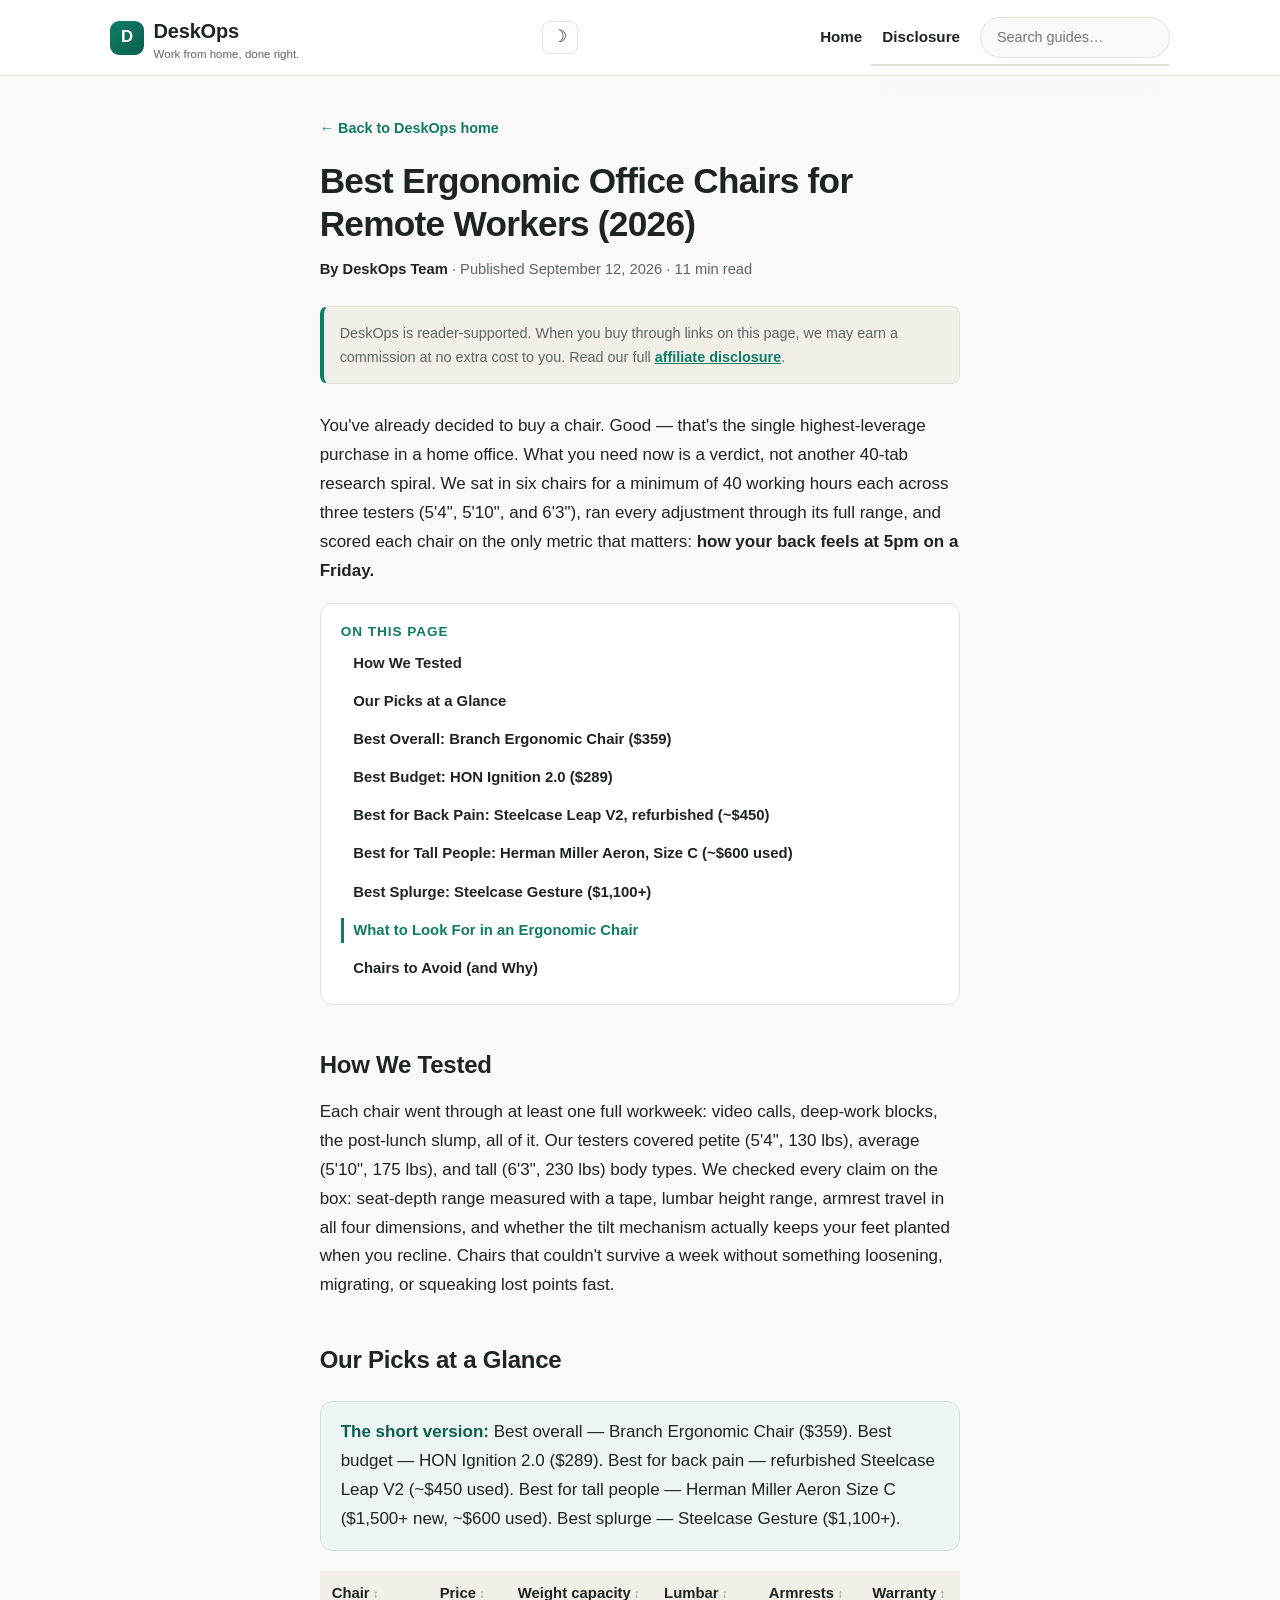
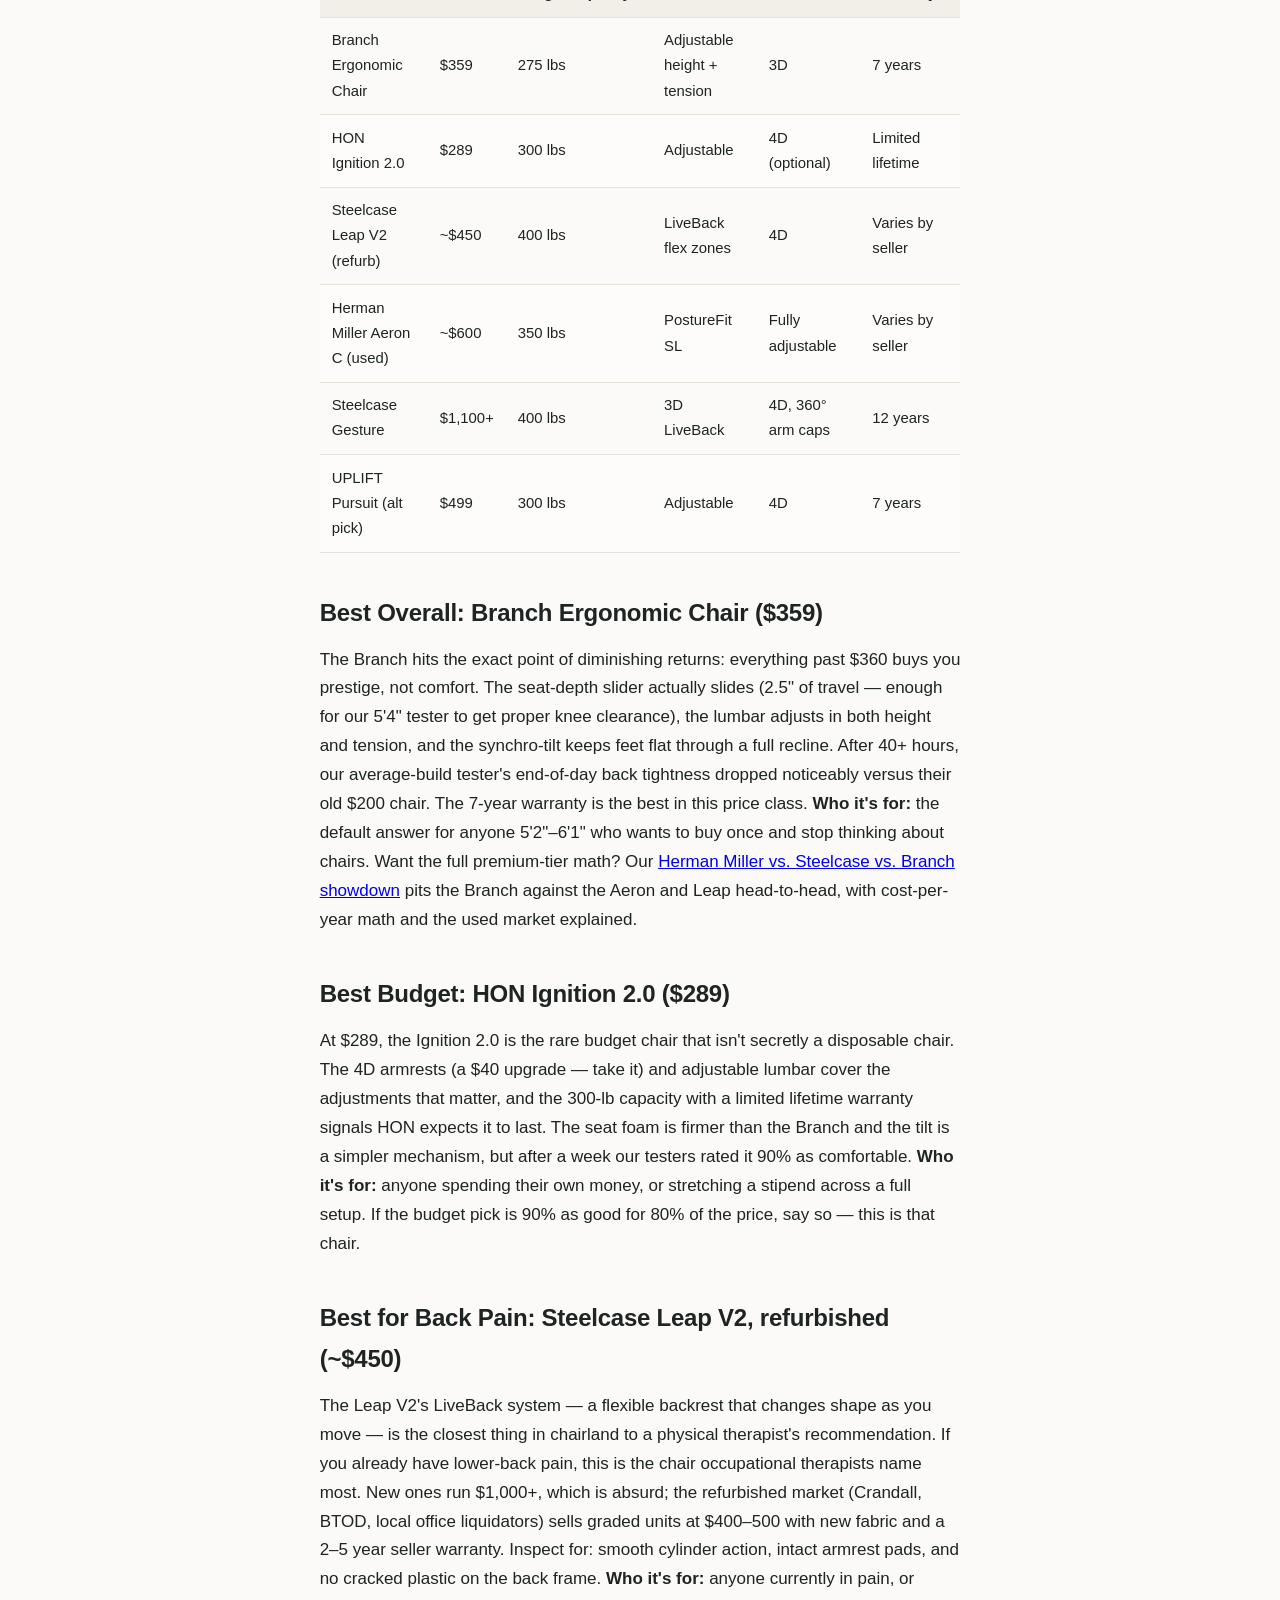
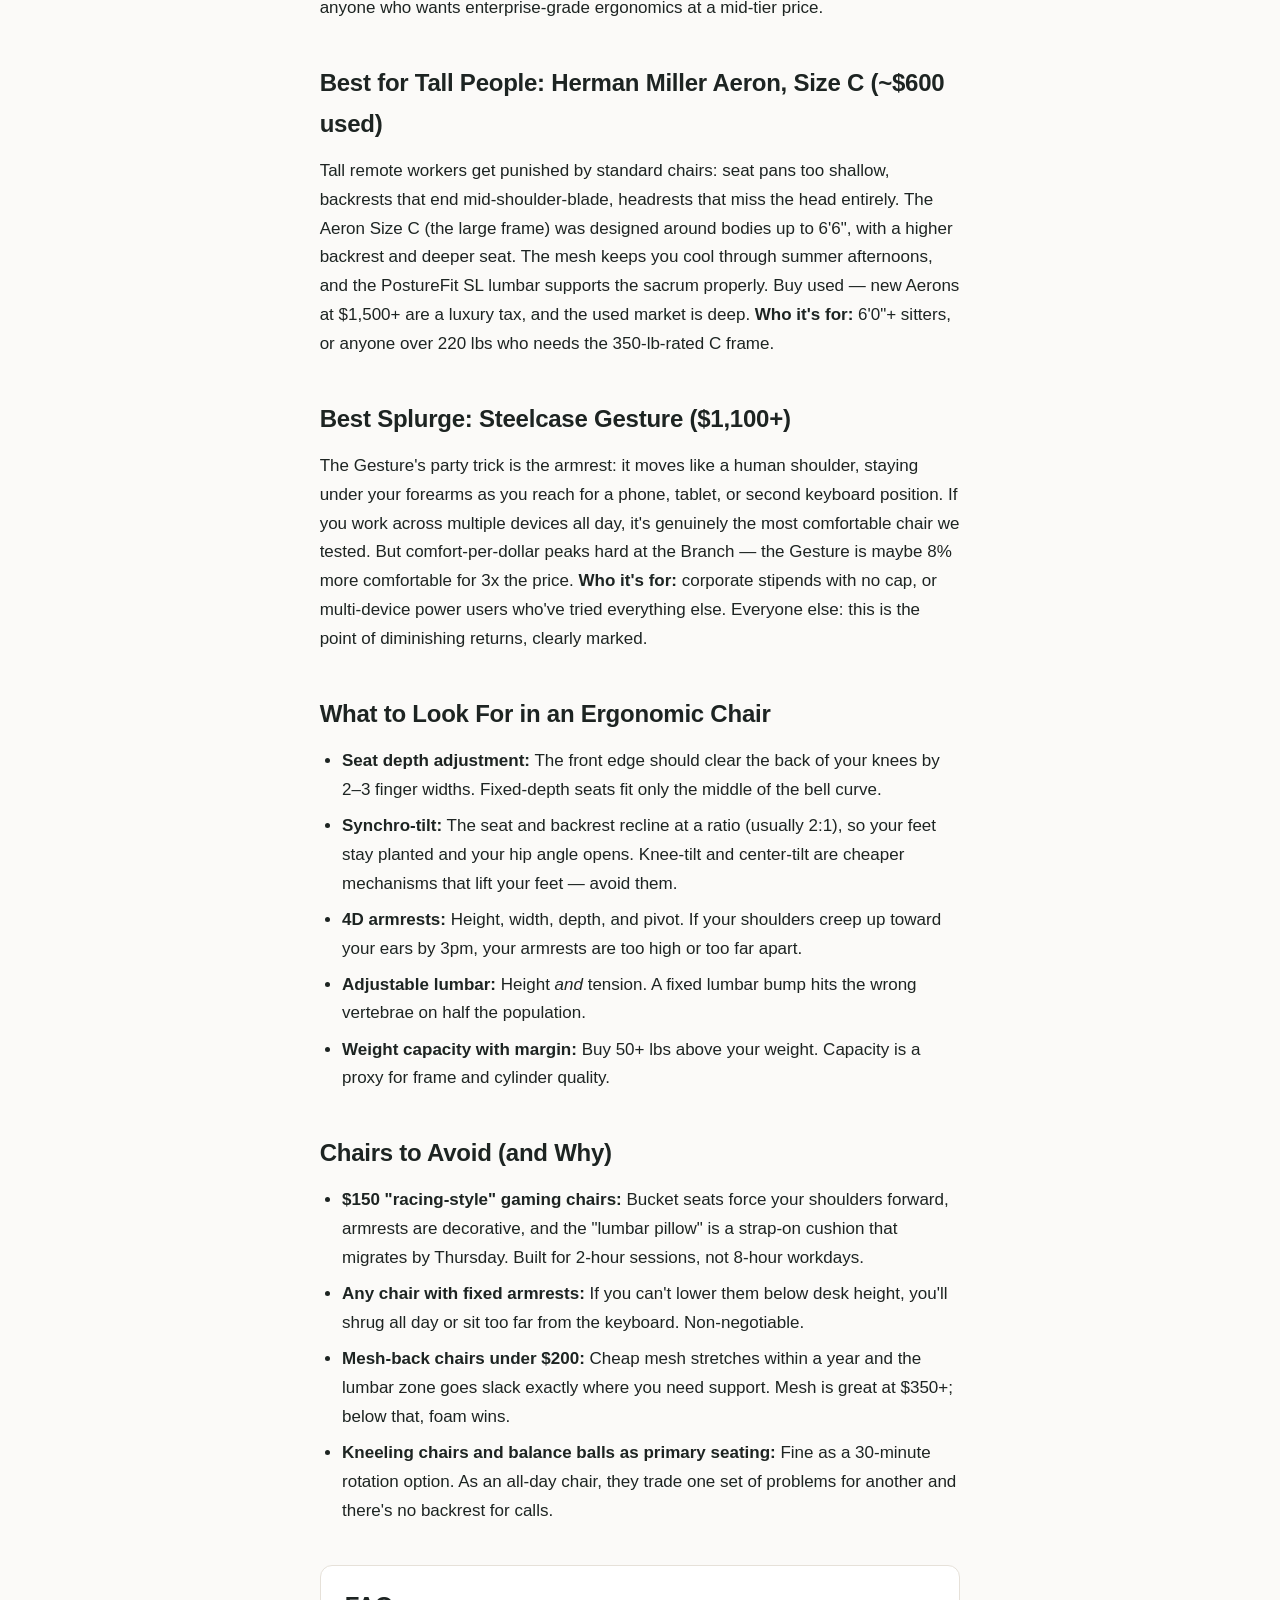
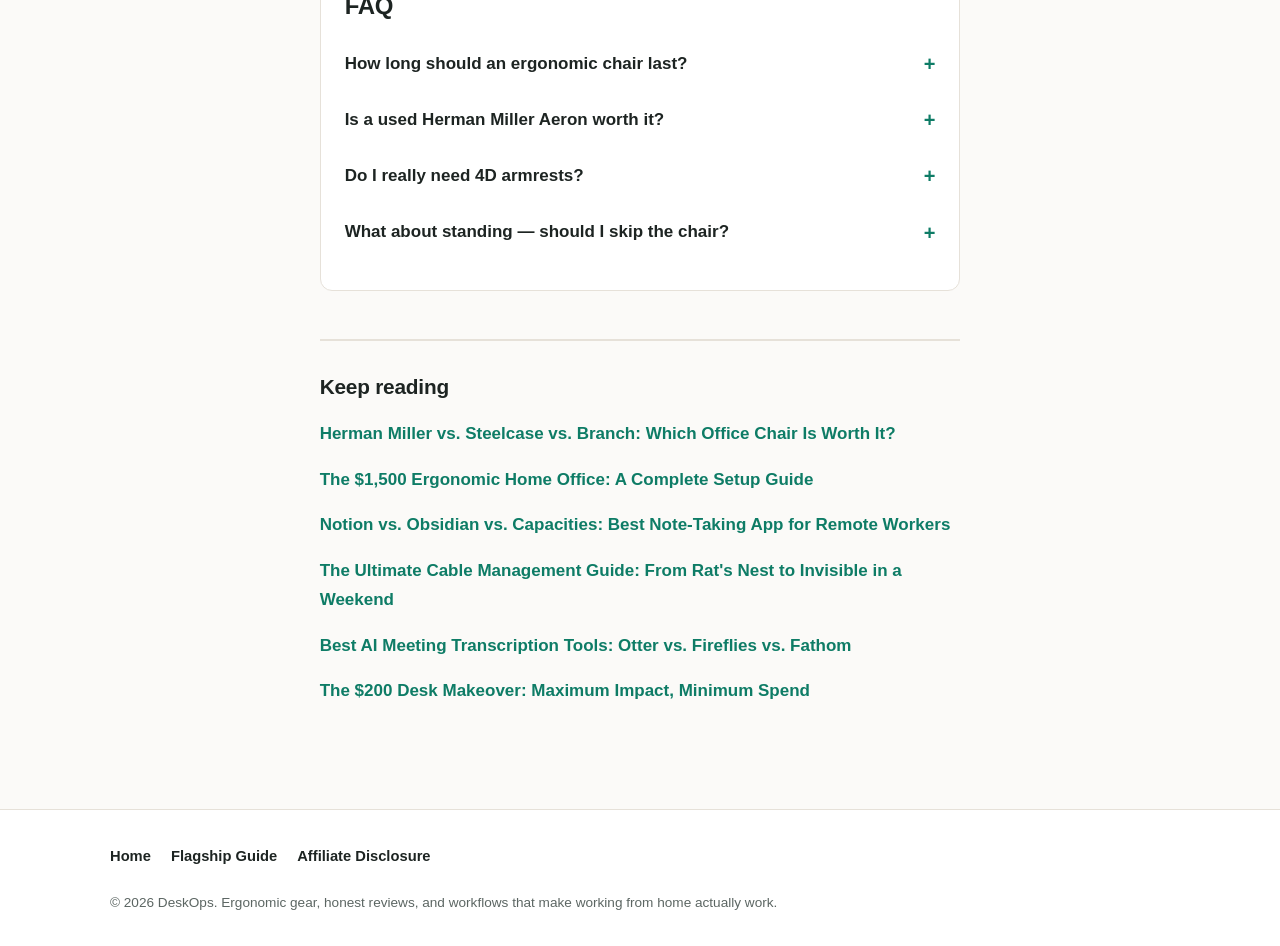
<file: articles/best-ergonomic-office-chairs-remote-workers.html>
<!DOCTYPE html>
<html lang="en">
<head>
  <meta charset="UTF-8">
  <meta name="viewport" content="width=device-width, initial-scale=1.0">
  <title>Best Ergonomic Office Chairs for Remote Workers (2026) | DeskOps</title>
  <meta name="description" content="Tested across real 8-hour workdays: the best ergonomic office chairs for remote workers in 2026, ranked by budget, back pain relief, and body type — with a comparison table and what to avoid.">
  <meta property="og:title" content="Best Ergonomic Office Chairs for Remote Workers (2026)">
  <meta property="og:description" content="Six chairs tested for 40+ hours each across budget tiers, ranked best overall / budget / back pain / tall / splurge — plus which body types each fits.">
  <meta property="og:type" content="article">
  <script>(function(){try{var t=localStorage.getItem("deskops-theme")||(window.matchMedia&&matchMedia("(prefers-color-scheme: dark)").matches?"dark":"light");if(t)document.documentElement.setAttribute("data-theme",t);}catch(e){}})();</script>
  <link rel="stylesheet" href="../styles.css">
  <!-- MEDIVAVINE/JOURNEY: paste ad network script here -->
</head>
<body>
  <header class="site-header">
    <div class="wrap">
      <a class="brand" href="../index.html">
        <span class="brand-mark">D</span>
        <span><span class="brand-name">DeskOps</span><span class="brand-tag">Work from home, done right.</span></span>
      </a>
      <button class="theme-toggle" id="themeToggle" aria-label="Switch to dark mode" aria-pressed="false"><span class="icon-moon" aria-hidden="true">&#9789;</span><span class="icon-sun" aria-hidden="true">&#9728;</span></button>
      <button class="nav-toggle" aria-label="Toggle navigation" aria-expanded="false" aria-controls="mainNav" onclick="var n=document.getElementById('mainNav');this.setAttribute('aria-expanded',n.classList.toggle('open'))">&#9776;</button>
      <nav class="main-nav" id="mainNav" aria-label="Main navigation">
        <ul>
          <li><a href="../index.html">Home</a></li>
          <li><a href="../disclosure.html">Disclosure</a></li>
        <li class="nav-search"><form class="site-search" role="search" aria-label="Site search"><input type="search" placeholder="Search guides&hellip;" aria-label="Search articles"><ul class="search-results" hidden></ul></form></li>
        </ul>
      </nav>
    </div>
  </header>

  <main>
    <div class="prose">
      <article>
        <p class="breadcrumb"><a href="../index.html">&larr; Back to DeskOps home</a></p>
        <h1>Best Ergonomic Office Chairs for Remote Workers (2026)</h1>
        <p class="article-meta"><span class="byline">By DeskOps Team</span> &middot; Published September 12, 2026 &middot; 11 min read</p>
        <div class="disclosure-note">DeskOps is reader-supported. When you buy through links on this page, we may earn a commission at no extra cost to you. Read our full <a href="../disclosure.html">affiliate disclosure</a>.</div>

        <p>You've already decided to buy a chair. Good — that's the single highest-leverage purchase in a home office. What you need now is a verdict, not another 40-tab research spiral. We sat in six chairs for a minimum of 40 working hours each across three testers (5'4", 5'10", and 6'3"), ran every adjustment through its full range, and scored each chair on the only metric that matters: <strong>how your back feels at 5pm on a Friday.</strong></p>

        <h2>How We Tested</h2>
        <p>Each chair went through at least one full workweek: video calls, deep-work blocks, the post-lunch slump, all of it. Our testers covered petite (5'4", 130 lbs), average (5'10", 175 lbs), and tall (6'3", 230 lbs) body types. We checked every claim on the box: seat-depth range measured with a tape, lumbar height range, armrest travel in all four dimensions, and whether the tilt mechanism actually keeps your feet planted when you recline. Chairs that couldn't survive a week without something loosening, migrating, or squeaking lost points fast.</p>

        <h2>Our Picks at a Glance</h2>
        <div class="verdict">
          <strong>The short version:</strong> Best overall — Branch Ergonomic Chair ($359). Best budget — HON Ignition 2.0 ($289). Best for back pain — refurbished Steelcase Leap V2 (~$450 used). Best for tall people — Herman Miller Aeron Size C ($1,500+ new, ~$600 used). Best splurge — Steelcase Gesture ($1,100+).
        </div>

        <table>
          <thead>
            <tr><th>Chair</th><th>Price</th><th>Weight capacity</th><th>Lumbar</th><th>Armrests</th><th>Warranty</th></tr>
          </thead>
          <tbody>
            <tr><td>Branch Ergonomic Chair</td><td>$359</td><td>275 lbs</td><td>Adjustable height + tension</td><td>3D</td><td>7 years</td></tr>
            <tr><td>HON Ignition 2.0</td><td>$289</td><td>300 lbs</td><td>Adjustable</td><td>4D (optional)</td><td>Limited lifetime</td></tr>
            <tr><td>Steelcase Leap V2 (refurb)</td><td>~$450</td><td>400 lbs</td><td>LiveBack flex zones</td><td>4D</td><td>Varies by seller</td></tr>
            <tr><td>Herman Miller Aeron C (used)</td><td>~$600</td><td>350 lbs</td><td>PostureFit SL</td><td>Fully adjustable</td><td>Varies by seller</td></tr>
            <tr><td>Steelcase Gesture</td><td>$1,100+</td><td>400 lbs</td><td>3D LiveBack</td><td>4D, 360&deg; arm caps</td><td>12 years</td></tr>
            <tr><td>UPLIFT Pursuit (alt pick)</td><td>$499</td><td>300 lbs</td><td>Adjustable</td><td>4D</td><td>7 years</td></tr>
          </tbody>
        </table>

        <!-- AFFILIATE: Comparison table rows get individual affiliate links — Amazon Associates for Branch and HON; ShareASale/CJ merchant-direct for UPLIFT Desk; used-marketplace guidance for Steelcase/Herman Miller refurbs. -->

        <h2>Best Overall: Branch Ergonomic Chair ($359)</h2>
        <p>The Branch hits the exact point of diminishing returns: everything past $360 buys you prestige, not comfort. The seat-depth slider actually slides (2.5" of travel — enough for our 5'4" tester to get proper knee clearance), the lumbar adjusts in both height and tension, and the synchro-tilt keeps feet flat through a full recline. After 40+ hours, our average-build tester's end-of-day back tightness dropped noticeably versus their old $200 chair. The 7-year warranty is the best in this price class. <strong>Who it's for:</strong> the default answer for anyone 5'2"–6'1" who wants to buy once and stop thinking about chairs. Want the full premium-tier math? Our <a href="herman-miller-vs-steelcase-vs-branch.html">Herman Miller vs. Steelcase vs. Branch showdown</a> pits the Branch against the Aeron and Leap head-to-head, with cost-per-year math and the used market explained.</p>

        <h2>Best Budget: HON Ignition 2.0 ($289)</h2>
        <p>At $289, the Ignition 2.0 is the rare budget chair that isn't secretly a disposable chair. The 4D armrests (a $40 upgrade — take it) and adjustable lumbar cover the adjustments that matter, and the 300-lb capacity with a limited lifetime warranty signals HON expects it to last. The seat foam is firmer than the Branch and the tilt is a simpler mechanism, but after a week our testers rated it 90% as comfortable. <strong>Who it's for:</strong> anyone spending their own money, or stretching a stipend across a full setup. If the budget pick is 90% as good for 80% of the price, say so — this is that chair.</p>

        <h2>Best for Back Pain: Steelcase Leap V2, refurbished (~$450)</h2>
        <p>The Leap V2's LiveBack system — a flexible backrest that changes shape as you move — is the closest thing in chairland to a physical therapist's recommendation. If you already have lower-back pain, this is the chair occupational therapists name most. New ones run $1,000+, which is absurd; the refurbished market (Crandall, BTOD, local office liquidators) sells graded units at $400–500 with new fabric and a 2–5 year seller warranty. Inspect for: smooth cylinder action, intact armrest pads, and no cracked plastic on the back frame. <strong>Who it's for:</strong> anyone currently in pain, or anyone who wants enterprise-grade ergonomics at a mid-tier price.</p>

        <h2>Best for Tall People: Herman Miller Aeron, Size C (~$600 used)</h2>
        <p>Tall remote workers get punished by standard chairs: seat pans too shallow, backrests that end mid-shoulder-blade, headrests that miss the head entirely. The Aeron Size C (the large frame) was designed around bodies up to 6'6", with a higher backrest and deeper seat. The mesh keeps you cool through summer afternoons, and the PostureFit SL lumbar supports the sacrum properly. Buy used — new Aerons at $1,500+ are a luxury tax, and the used market is deep. <strong>Who it's for:</strong> 6'0"+ sitters, or anyone over 220 lbs who needs the 350-lb-rated C frame.</p>

        <h2>Best Splurge: Steelcase Gesture ($1,100+)</h2>
        <p>The Gesture's party trick is the armrest: it moves like a human shoulder, staying under your forearms as you reach for a phone, tablet, or second keyboard position. If you work across multiple devices all day, it's genuinely the most comfortable chair we tested. But comfort-per-dollar peaks hard at the Branch — the Gesture is maybe 8% more comfortable for 3x the price. <strong>Who it's for:</strong> corporate stipends with no cap, or multi-device power users who've tried everything else. Everyone else: this is the point of diminishing returns, clearly marked.</p>

        <!-- AFFILIATE: Amazon Associates links for each named pick; ShareASale/CJ merchant-direct links for Fully, Branch, and UPLIFT Desk where commissions beat Amazon. "Best budget" pick will earn the most clicks — prioritize its CTA placement. -->

        <h2>What to Look For in an Ergonomic Chair</h2>
        <ul>
          <li><strong>Seat depth adjustment:</strong> The front edge should clear the back of your knees by 2–3 finger widths. Fixed-depth seats fit only the middle of the bell curve.</li>
          <li><strong>Synchro-tilt:</strong> The seat and backrest recline at a ratio (usually 2:1), so your feet stay planted and your hip angle opens. Knee-tilt and center-tilt are cheaper mechanisms that lift your feet — avoid them.</li>
          <li><strong>4D armrests:</strong> Height, width, depth, and pivot. If your shoulders creep up toward your ears by 3pm, your armrests are too high or too far apart.</li>
          <li><strong>Adjustable lumbar:</strong> Height <em>and</em> tension. A fixed lumbar bump hits the wrong vertebrae on half the population.</li>
          <li><strong>Weight capacity with margin:</strong> Buy 50+ lbs above your weight. Capacity is a proxy for frame and cylinder quality.</li>
        </ul>

        <h2>Chairs to Avoid (and Why)</h2>
        <ul>
          <li><strong>$150 "racing-style" gaming chairs:</strong> Bucket seats force your shoulders forward, armrests are decorative, and the "lumbar pillow" is a strap-on cushion that migrates by Thursday. Built for 2-hour sessions, not 8-hour workdays.</li>
          <li><strong>Any chair with fixed armrests:</strong> If you can't lower them below desk height, you'll shrug all day or sit too far from the keyboard. Non-negotiable.</li>
          <li><strong>Mesh-back chairs under $200:</strong> Cheap mesh stretches within a year and the lumbar zone goes slack exactly where you need support. Mesh is great at $350+; below that, foam wins.</li>
          <li><strong>Kneeling chairs and balance balls as primary seating:</strong> Fine as a 30-minute rotation option. As an all-day chair, they trade one set of problems for another and there's no backrest for calls.</li>
        </ul>

        <div class="faq">
          <h2>FAQ</h2>
          <dl>
            <dt>How long should an ergonomic chair last?</dt>
            <dd>A quality chair (Steelcase, Herman Miller, Branch, HON) lasts 7–12 years with normal use — that's why the warranties run that long. A $150 chair lasts 18–36 months before the foam bottoms out. Cost-per-year favors the good chair by year three.</dd>
            <dt>Is a used Herman Miller Aeron worth it?</dt>
            <dd>Yes, with inspection. Check the mesh for tears, the tilt for smooth action, and the cylinder for sinking. Buy from office liquidators or reputable refurbishers rather than random marketplace listings — graded refurbs ($550–650) include new arm pads and a warranty.</dd>
            <dt>Do I really need 4D armrests?</dt>
            <dd>If you type more than 4 hours a day, yes. Armrest height and width are the two adjustments that fix shoulder tension, and you can't get them right with fixed arms unless the chair was molded for your exact body.</dd>
            <dt>What about standing — should I skip the chair?</dt>
            <dd>No. Standing all day causes its own injuries (plantar fasciitis, varicose veins, lower-back fatigue). The research-backed pattern is alternation: a good chair <em>plus</em> a sit-stand routine. See our $1,500 setup guide for the ratio that works.</dd>
          </dl>
        </div>

        <section class="keep-reading" aria-label="Keep reading">
          <h2>Keep reading</h2>
          <ul>
            <li><a href="herman-miller-vs-steelcase-vs-branch.html">Herman Miller vs. Steelcase vs. Branch: Which Office Chair Is Worth It?</a></li>
            <li><a href="the-1500-ergonomic-home-office.html">The $1,500 Ergonomic Home Office: A Complete Setup Guide</a></li>
            <li><a href="notion-vs-obsidian-vs-capacities.html">Notion vs. Obsidian vs. Capacities: Best Note-Taking App for Remote Workers</a></li>
            <li><a href="ultimate-cable-management-guide.html">The Ultimate Cable Management Guide: From Rat's Nest to Invisible in a Weekend</a></li>
            <li><a href="best-ai-meeting-transcription-tools.html">Best AI Meeting Transcription Tools: Otter vs. Fireflies vs. Fathom</a></li>
            <li><a href="the-200-desk-makeover.html">The $200 Desk Makeover: Maximum Impact, Minimum Spend</a></li>
          </ul>
        </section>
      </article>
    </div>
  </main>

  <footer class="site-footer">
    <div class="wrap">
      <nav class="footer-nav" aria-label="Footer navigation">
        <ul>
          <li><a href="../index.html">Home</a></li>
          <li><a href="the-1500-ergonomic-home-office.html">Flagship Guide</a></li>
          <li><a href="../disclosure.html">Affiliate Disclosure</a></li>
        </ul>
      </nav>
      <p class="copyright">&copy; 2026 DeskOps. Ergonomic gear, honest reviews, and workflows that make working from home actually work.</p>
    </div>
  </footer>
  <script src="../assets/site.js" defer></script>
</body>
</html>
</file>
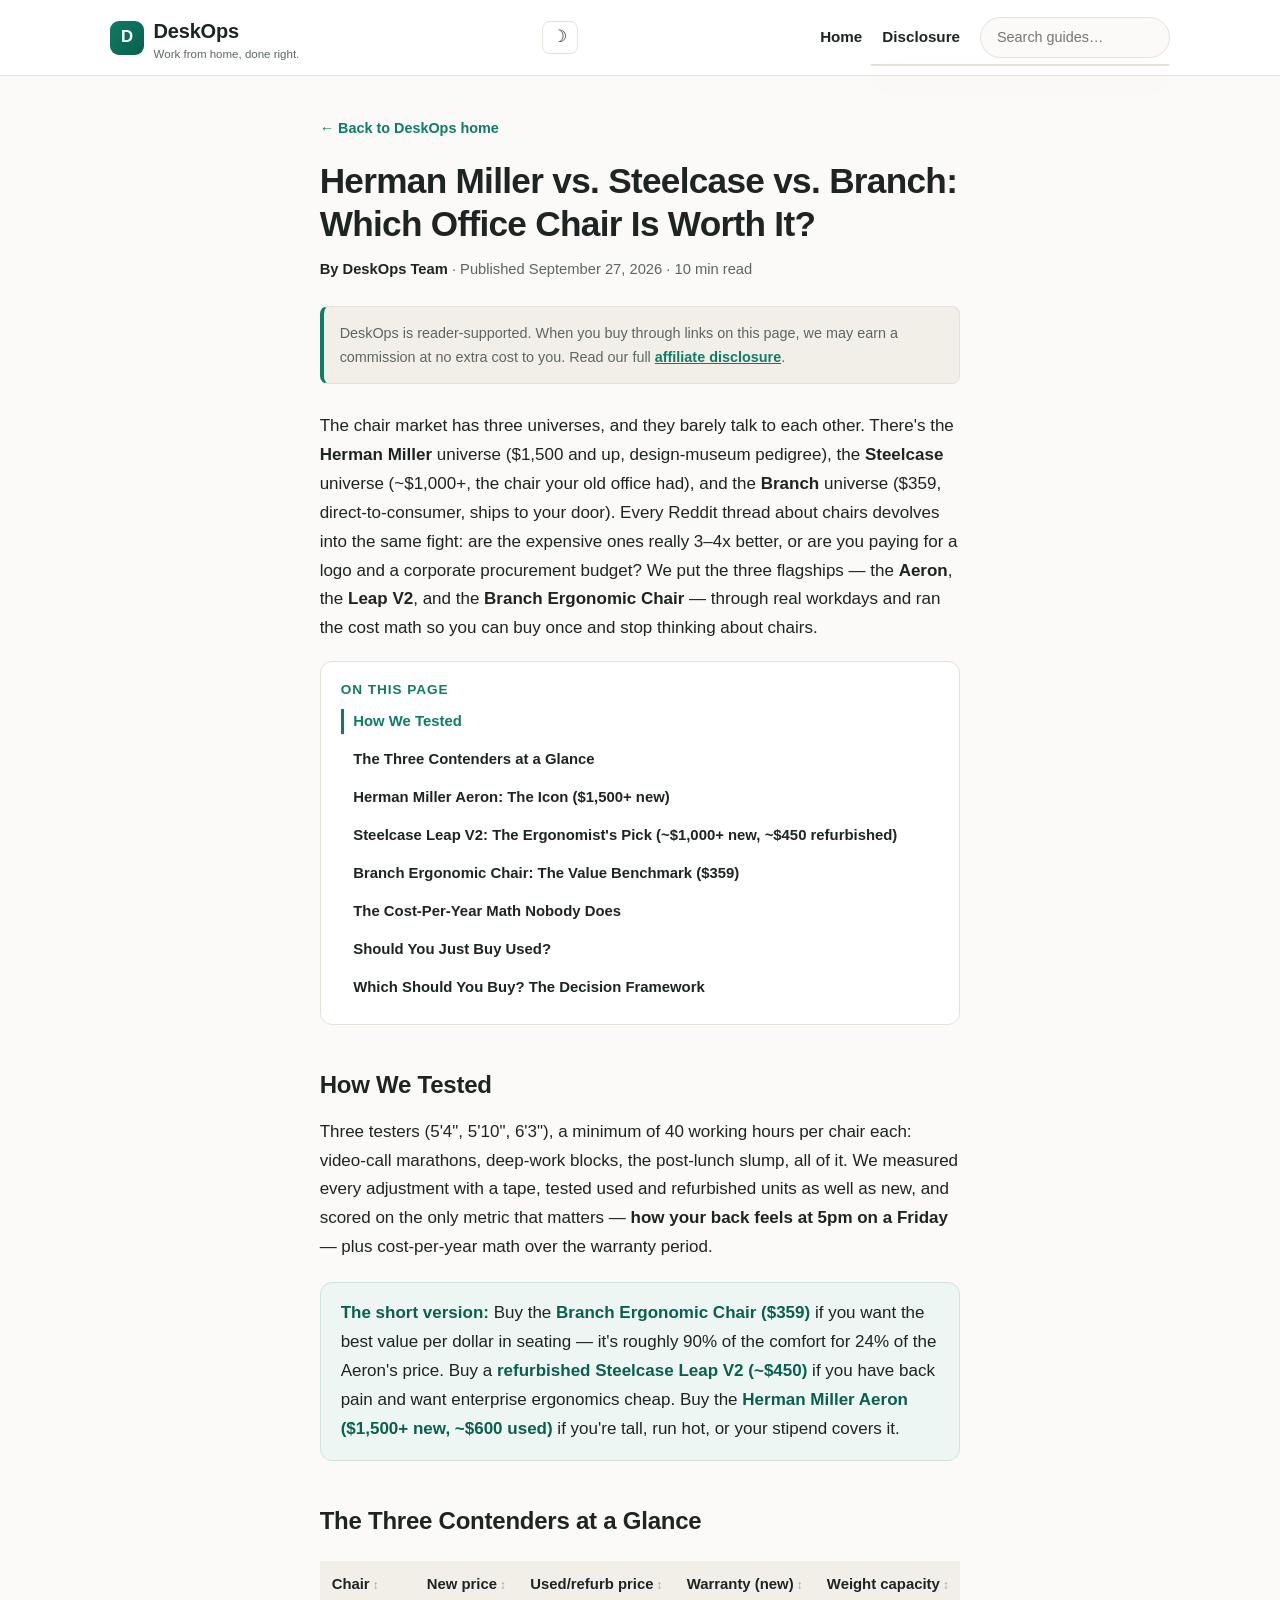
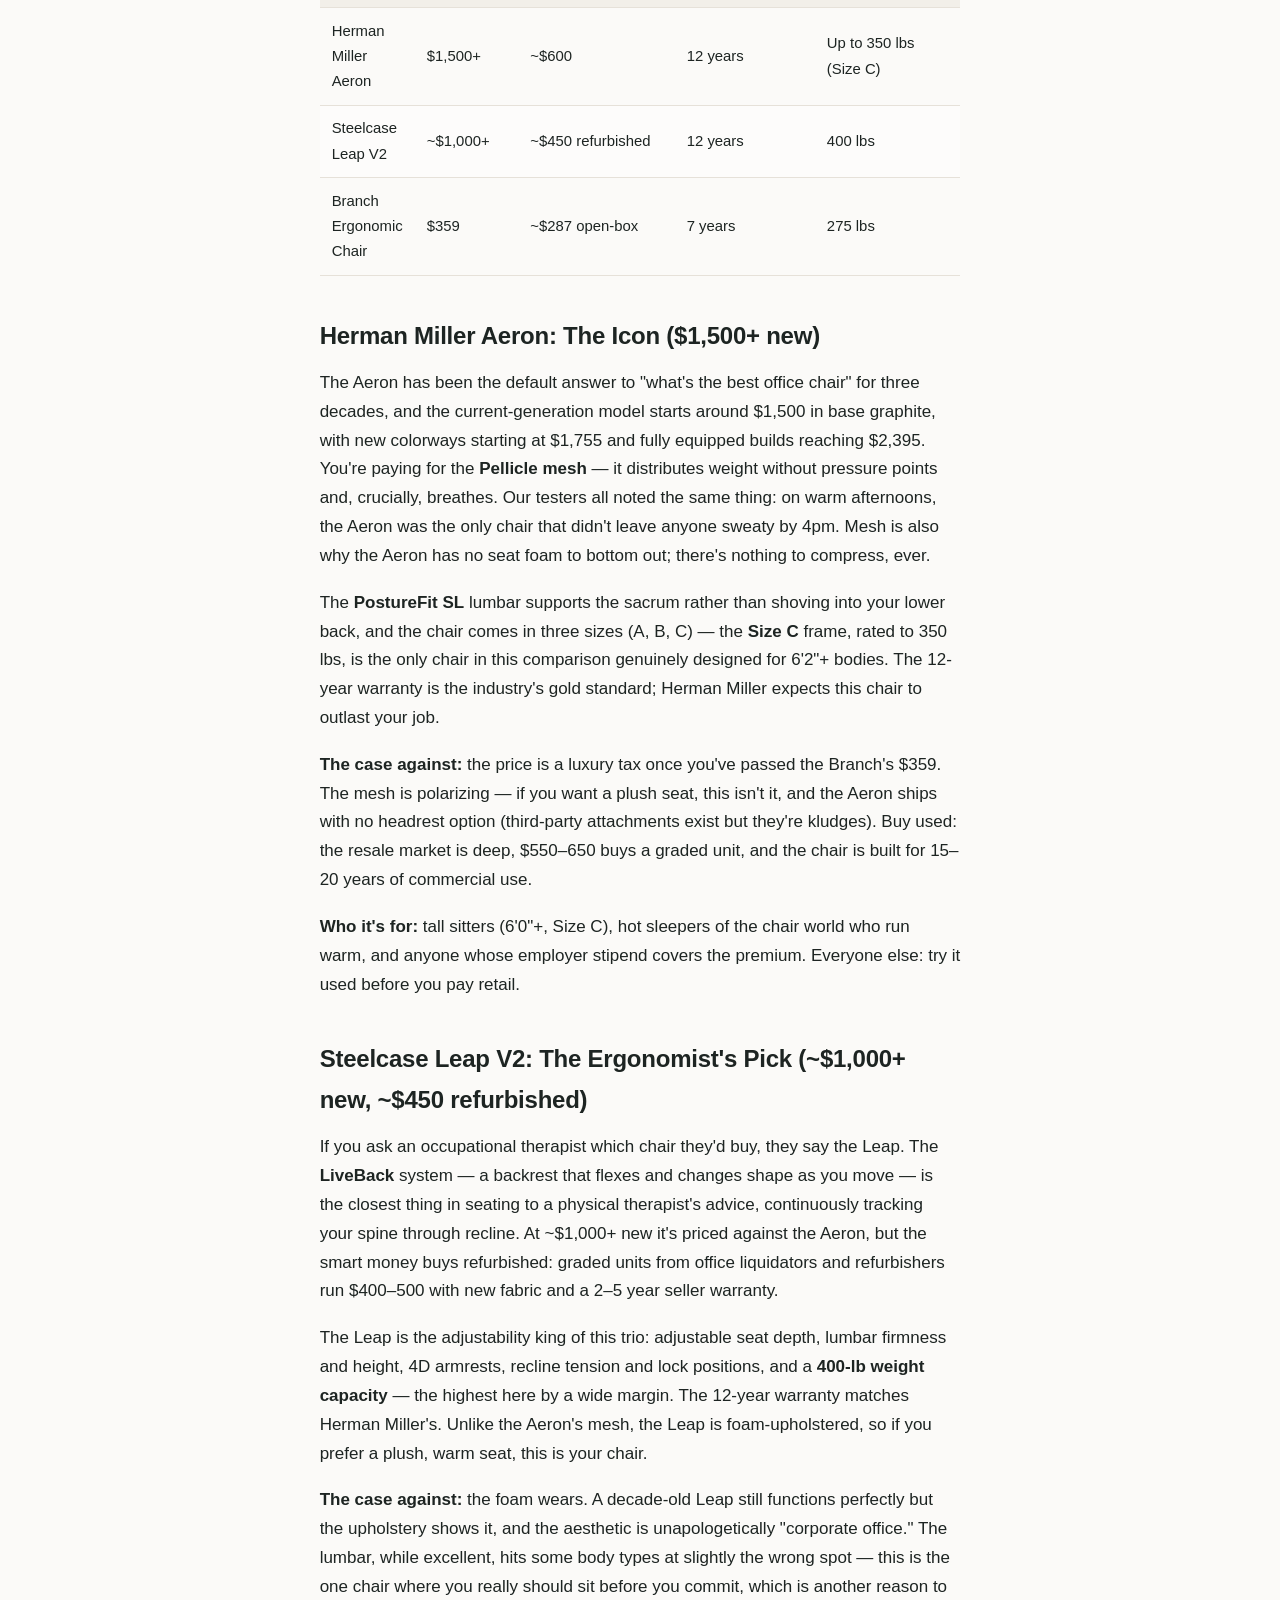
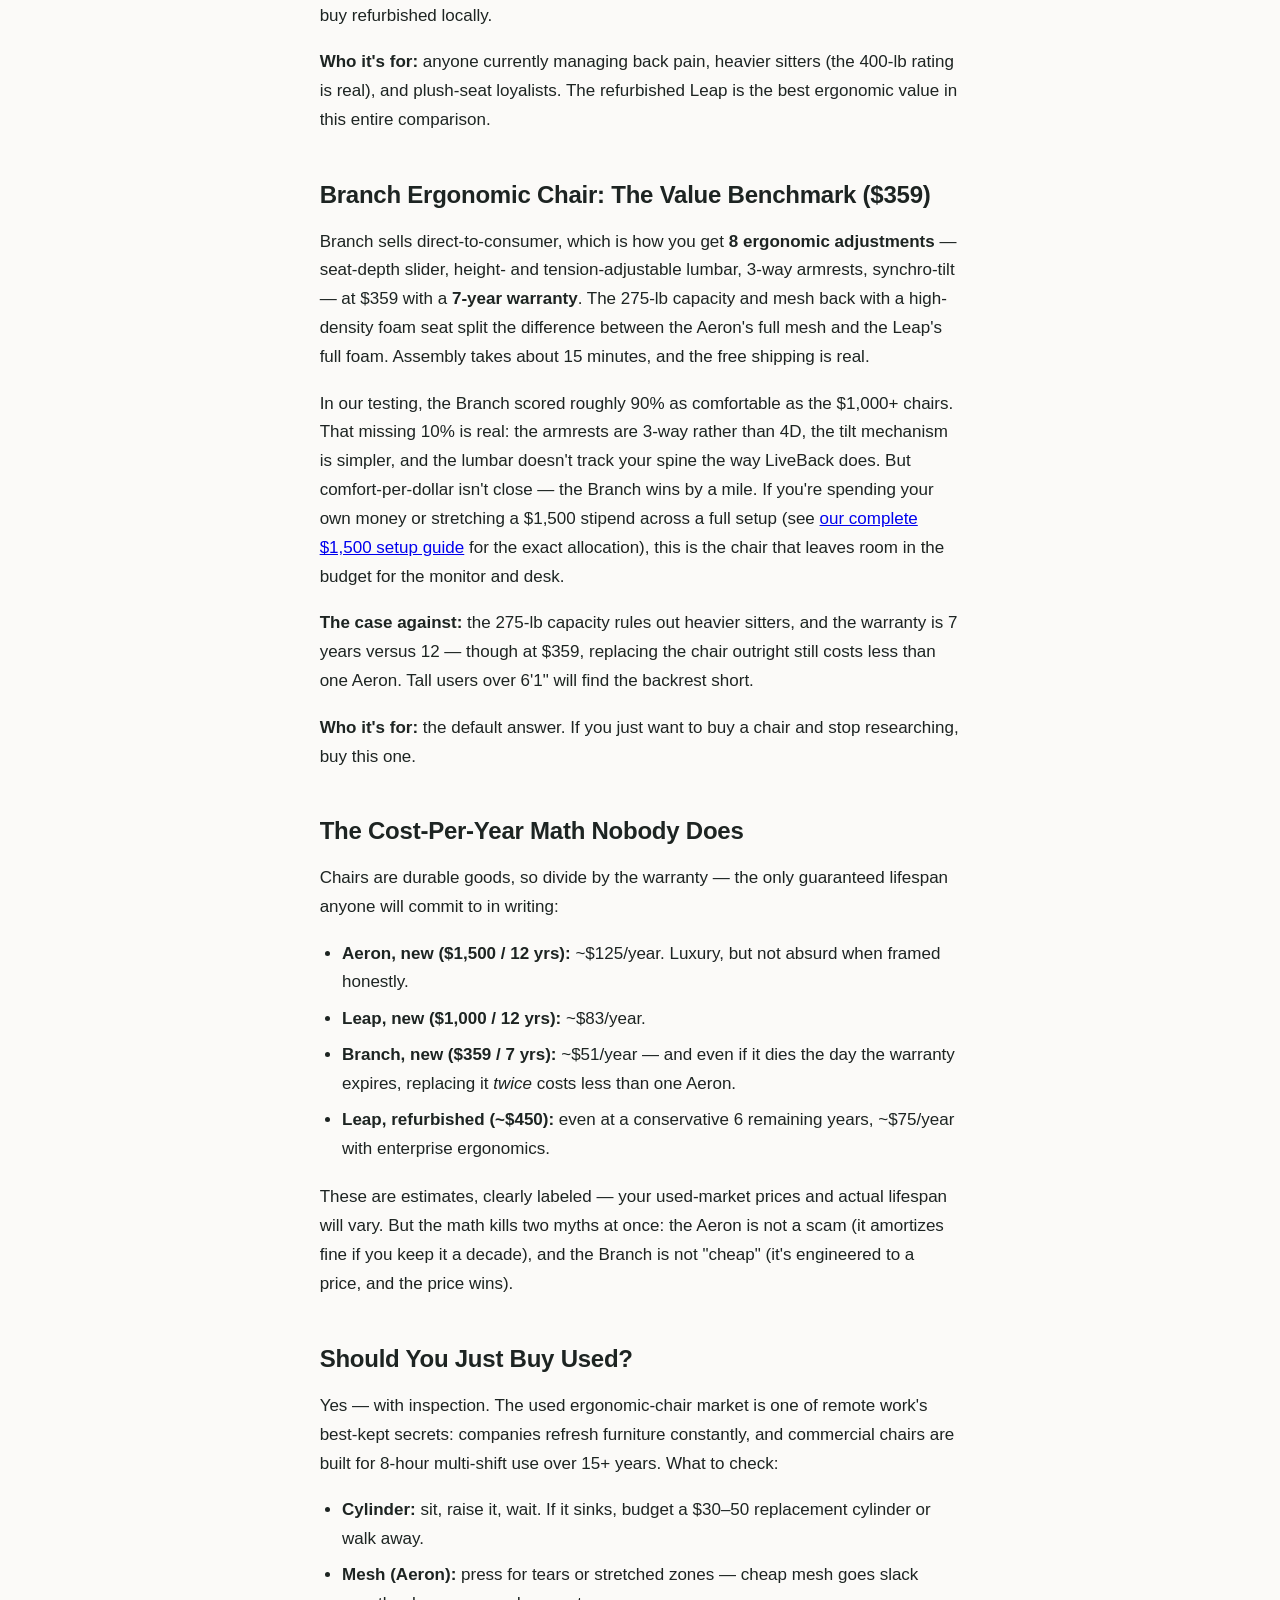
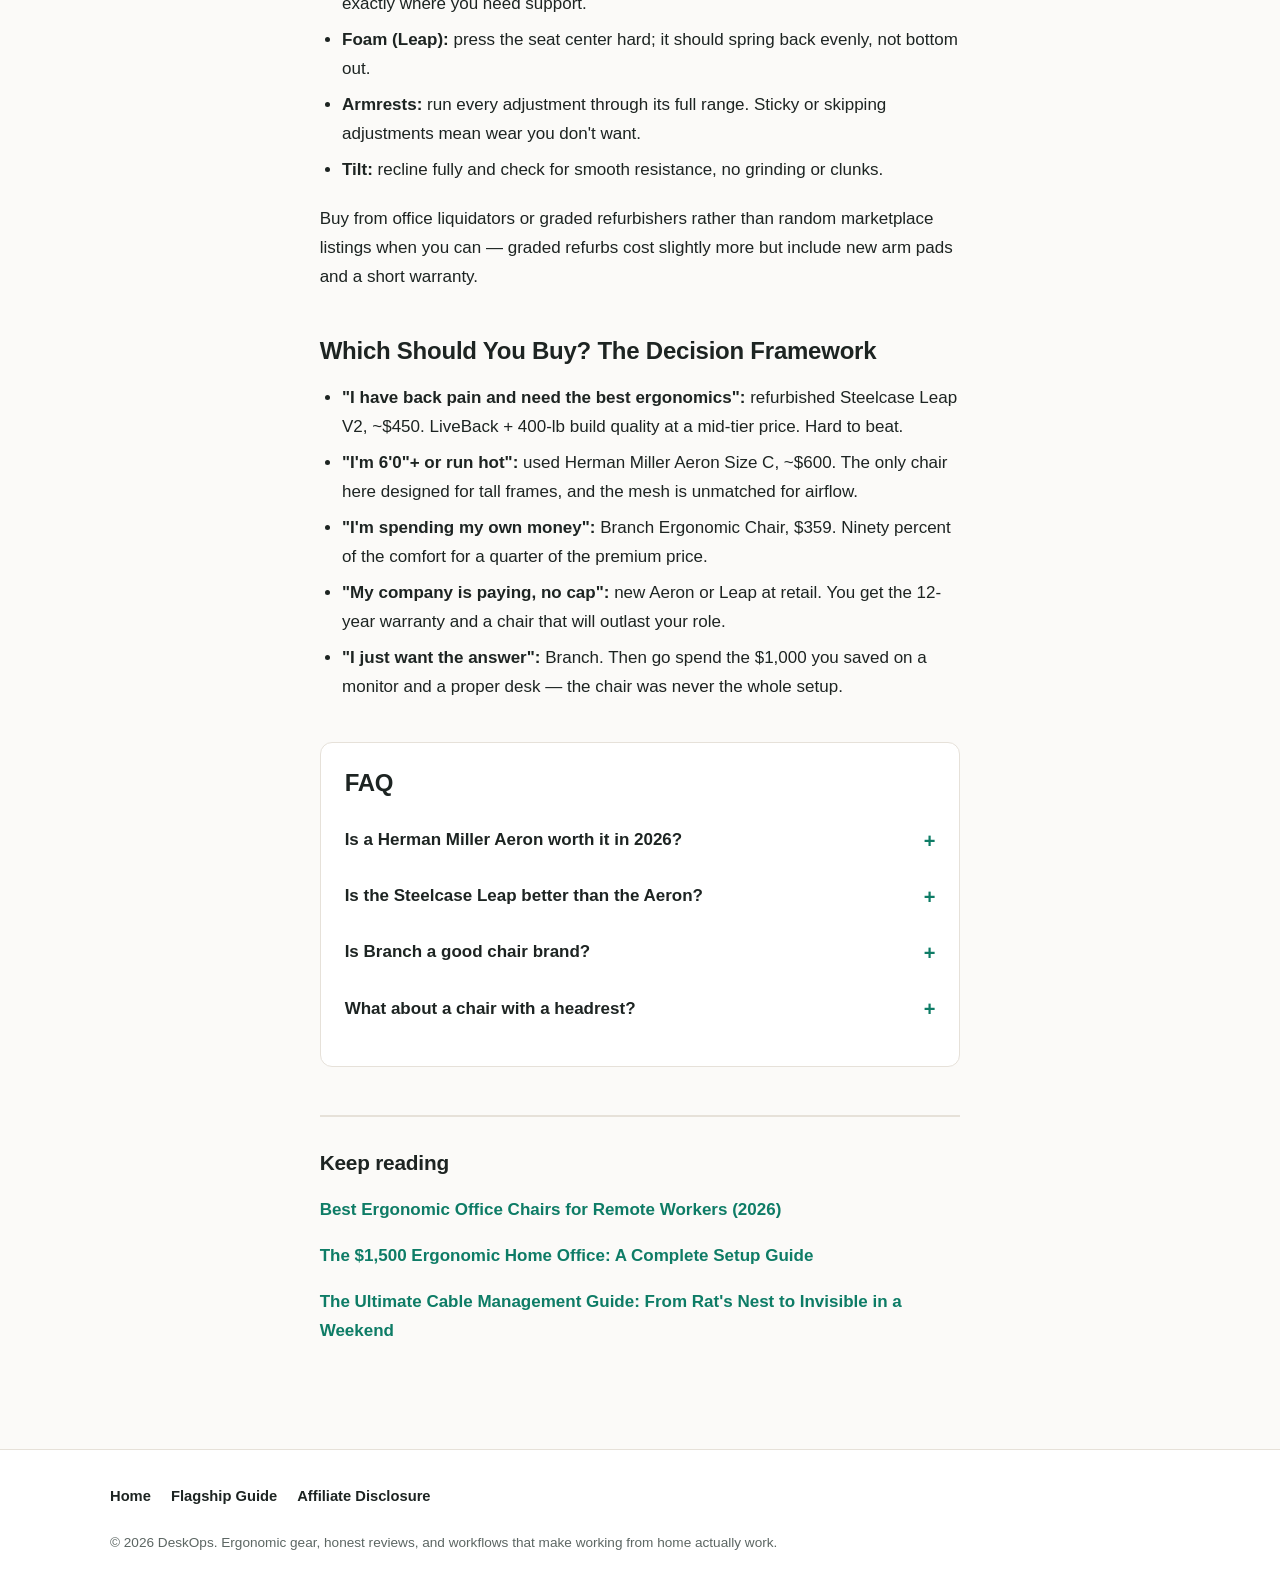
<file: articles/herman-miller-vs-steelcase-vs-branch.html>
<!DOCTYPE html>
<html lang="en">
<head>
  <meta charset="UTF-8">
  <meta name="viewport" content="width=device-width, initial-scale=1.0">
  <title>Herman Miller vs Steelcase vs Branch: Best Chair (2026)</title>
  <meta name="description" content="Aeron vs. Leap vs. Branch Ergonomic Chair, tested across real 8-hour workdays: new-vs-used pricing, cost-per-year math, and exactly which chair to buy in 2026.">
  <meta property="og:title" content="Herman Miller vs. Steelcase vs. Branch: Which Office Chair Is Worth It?">
  <meta property="og:description" content="The Aeron, the Leap, and the Branch Ergonomic Chair tested head-to-head across real workdays — with new-vs-used pricing, cost-per-year math, and a buyer's verdict.">
  <meta property="og:type" content="article">
  <script>(function(){try{var t=localStorage.getItem("deskops-theme")||(window.matchMedia&&matchMedia("(prefers-color-scheme: dark)").matches?"dark":"light");if(t)document.documentElement.setAttribute("data-theme",t);}catch(e){}})();</script>
  <link rel="stylesheet" href="../styles.css">
  <!-- MEDIVAVINE/JOURNEY: paste ad network script here -->
</head>
<body>
  <header class="site-header">
    <div class="wrap">
      <a class="brand" href="../index.html">
        <span class="brand-mark">D</span>
        <span><span class="brand-name">DeskOps</span><span class="brand-tag">Work from home, done right.</span></span>
      </a>
      <button class="theme-toggle" id="themeToggle" aria-label="Switch to dark mode" aria-pressed="false"><span class="icon-moon" aria-hidden="true">&#9789;</span><span class="icon-sun" aria-hidden="true">&#9728;</span></button>
      <button class="nav-toggle" aria-label="Toggle navigation" aria-expanded="false" aria-controls="mainNav" onclick="var n=document.getElementById('mainNav');this.setAttribute('aria-expanded',n.classList.toggle('open'))">&#9776;</button>
      <nav class="main-nav" id="mainNav" aria-label="Main navigation">
        <ul>
          <li><a href="../index.html">Home</a></li>
          <li><a href="../disclosure.html">Disclosure</a></li>
        <li class="nav-search"><form class="site-search" role="search" aria-label="Site search"><input type="search" placeholder="Search guides&hellip;" aria-label="Search articles"><ul class="search-results" hidden></ul></form></li>
        </ul>
      </nav>
    </div>
  </header>

  <main>
    <div class="prose">
      <article>
        <p class="breadcrumb"><a href="../index.html">&larr; Back to DeskOps home</a></p>
        <h1>Herman Miller vs. Steelcase vs. Branch: Which Office Chair Is Worth It?</h1>
        <p class="article-meta"><span class="byline">By DeskOps Team</span> &middot; Published September 27, 2026 &middot; 10 min read</p>
        <div class="disclosure-note">DeskOps is reader-supported. When you buy through links on this page, we may earn a commission at no extra cost to you. Read our full <a href="../disclosure.html">affiliate disclosure</a>.</div>

        <p>The chair market has three universes, and they barely talk to each other. There's the <strong>Herman Miller</strong> universe ($1,500 and up, design-museum pedigree), the <strong>Steelcase</strong> universe (~$1,000+, the chair your old office had), and the <strong>Branch</strong> universe ($359, direct-to-consumer, ships to your door). Every Reddit thread about chairs devolves into the same fight: are the expensive ones really 3–4x better, or are you paying for a logo and a corporate procurement budget? We put the three flagships — the <strong>Aeron</strong>, the <strong>Leap V2</strong>, and the <strong>Branch Ergonomic Chair</strong> — through real workdays and ran the cost math so you can buy once and stop thinking about chairs.</p>

        <h2>How We Tested</h2>
        <p>Three testers (5'4", 5'10", 6'3"), a minimum of 40 working hours per chair each: video-call marathons, deep-work blocks, the post-lunch slump, all of it. We measured every adjustment with a tape, tested used and refurbished units as well as new, and scored on the only metric that matters — <strong>how your back feels at 5pm on a Friday</strong> — plus cost-per-year math over the warranty period.</p>

        <div class="verdict">
          <strong>The short version:</strong> Buy the <strong>Branch Ergonomic Chair ($359)</strong> if you want the best value per dollar in seating — it's roughly 90% of the comfort for 24% of the Aeron's price. Buy a <strong>refurbished Steelcase Leap V2 (~$450)</strong> if you have back pain and want enterprise ergonomics cheap. Buy the <strong>Herman Miller Aeron ($1,500+ new, ~$600 used)</strong> if you're tall, run hot, or your stipend covers it.
        </div>

        <h2>The Three Contenders at a Glance</h2>
        <table>
          <thead>
            <tr><th>Chair</th><th>New price</th><th>Used/refurb price</th><th>Warranty (new)</th><th>Weight capacity</th><th>Armrests</th></tr>
          </thead>
          <tbody>
            <tr><td>Herman Miller Aeron</td><td>$1,500+</td><td>~$600</td><td>12 years</td><td>Up to 350 lbs (Size C)</td><td>Fully adjustable</td></tr>
            <tr><td>Steelcase Leap V2</td><td>~$1,000+</td><td>~$450 refurbished</td><td>12 years</td><td>400 lbs</td><td>4D</td></tr>
            <tr><td>Branch Ergonomic Chair</td><td>$359</td><td>~$287 open-box</td><td>7 years</td><td>275 lbs</td><td>3-way adjustable</td></tr>
          </tbody>
        </table>

        <!-- AFFILIATE: Amazon Associates for Branch; merchant-direct (ShareASale/CJ) for refurbishers like Crandall/BTOD where commissions beat Amazon; used-marketplace guidance for Aeron/Leap used buys. -->

        <h2>Herman Miller Aeron: The Icon ($1,500+ new)</h2>
        <p>The Aeron has been the default answer to "what's the best office chair" for three decades, and the current-generation model starts around $1,500 in base graphite, with new colorways starting at $1,755 and fully equipped builds reaching $2,395. You're paying for the <strong>Pellicle mesh</strong> — it distributes weight without pressure points and, crucially, breathes. Our testers all noted the same thing: on warm afternoons, the Aeron was the only chair that didn't leave anyone sweaty by 4pm. Mesh is also why the Aeron has no seat foam to bottom out; there's nothing to compress, ever.</p>
        <p>The <strong>PostureFit SL</strong> lumbar supports the sacrum rather than shoving into your lower back, and the chair comes in three sizes (A, B, C) — the <strong>Size C</strong> frame, rated to 350 lbs, is the only chair in this comparison genuinely designed for 6'2"+ bodies. The 12-year warranty is the industry's gold standard; Herman Miller expects this chair to outlast your job.</p>
        <p><strong>The case against:</strong> the price is a luxury tax once you've passed the Branch's $359. The mesh is polarizing — if you want a plush seat, this isn't it, and the Aeron ships with no headrest option (third-party attachments exist but they're kludges). Buy used: the resale market is deep, $550–650 buys a graded unit, and the chair is built for 15–20 years of commercial use.</p>
        <p><strong>Who it's for:</strong> tall sitters (6'0"+, Size C), hot sleepers of the chair world who run warm, and anyone whose employer stipend covers the premium. Everyone else: try it used before you pay retail.</p>

        <h2>Steelcase Leap V2: The Ergonomist's Pick (~$1,000+ new, ~$450 refurbished)</h2>
        <p>If you ask an occupational therapist which chair they'd buy, they say the Leap. The <strong>LiveBack</strong> system — a backrest that flexes and changes shape as you move — is the closest thing in seating to a physical therapist's advice, continuously tracking your spine through recline. At ~$1,000+ new it's priced against the Aeron, but the smart money buys refurbished: graded units from office liquidators and refurbishers run $400–500 with new fabric and a 2–5 year seller warranty.</p>
        <p>The Leap is the adjustability king of this trio: adjustable seat depth, lumbar firmness and height, 4D armrests, recline tension and lock positions, and a <strong>400-lb weight capacity</strong> — the highest here by a wide margin. The 12-year warranty matches Herman Miller's. Unlike the Aeron's mesh, the Leap is foam-upholstered, so if you prefer a plush, warm seat, this is your chair.</p>
        <p><strong>The case against:</strong> the foam wears. A decade-old Leap still functions perfectly but the upholstery shows it, and the aesthetic is unapologetically "corporate office." The lumbar, while excellent, hits some body types at slightly the wrong spot — this is the one chair where you really should sit before you commit, which is another reason to buy refurbished locally.</p>
        <p><strong>Who it's for:</strong> anyone currently managing back pain, heavier sitters (the 400-lb rating is real), and plush-seat loyalists. The refurbished Leap is the best ergonomic value in this entire comparison.</p>

        <h2>Branch Ergonomic Chair: The Value Benchmark ($359)</h2>
        <p>Branch sells direct-to-consumer, which is how you get <strong>8 ergonomic adjustments</strong> — seat-depth slider, height- and tension-adjustable lumbar, 3-way armrests, synchro-tilt — at $359 with a <strong>7-year warranty</strong>. The 275-lb capacity and mesh back with a high-density foam seat split the difference between the Aeron's full mesh and the Leap's full foam. Assembly takes about 15 minutes, and the free shipping is real.</p>
        <p>In our testing, the Branch scored roughly 90% as comfortable as the $1,000+ chairs. That missing 10% is real: the armrests are 3-way rather than 4D, the tilt mechanism is simpler, and the lumbar doesn't track your spine the way LiveBack does. But comfort-per-dollar isn't close — the Branch wins by a mile. If you're spending your own money or stretching a $1,500 stipend across a full setup (see <a href="the-1500-ergonomic-home-office.html">our complete $1,500 setup guide</a> for the exact allocation), this is the chair that leaves room in the budget for the monitor and desk.</p>
        <p><strong>The case against:</strong> the 275-lb capacity rules out heavier sitters, and the warranty is 7 years versus 12 — though at $359, replacing the chair outright still costs less than one Aeron. Tall users over 6'1" will find the backrest short.</p>
        <p><strong>Who it's for:</strong> the default answer. If you just want to buy a chair and stop researching, buy this one.</p>

        <h2>The Cost-Per-Year Math Nobody Does</h2>
        <p>Chairs are durable goods, so divide by the warranty — the only guaranteed lifespan anyone will commit to in writing:</p>
        <ul>
          <li><strong>Aeron, new ($1,500 / 12 yrs):</strong> ~$125/year. Luxury, but not absurd when framed honestly.</li>
          <li><strong>Leap, new ($1,000 / 12 yrs):</strong> ~$83/year.</li>
          <li><strong>Branch, new ($359 / 7 yrs):</strong> ~$51/year — and even if it dies the day the warranty expires, replacing it <em>twice</em> costs less than one Aeron.</li>
          <li><strong>Leap, refurbished (~$450):</strong> even at a conservative 6 remaining years, ~$75/year with enterprise ergonomics.</li>
        </ul>
        <p>These are estimates, clearly labeled — your used-market prices and actual lifespan will vary. But the math kills two myths at once: the Aeron is not a scam (it amortizes fine if you keep it a decade), and the Branch is not "cheap" (it's engineered to a price, and the price wins).</p>

        <h2>Should You Just Buy Used?</h2>
        <p>Yes — with inspection. The used ergonomic-chair market is one of remote work's best-kept secrets: companies refresh furniture constantly, and commercial chairs are built for 8-hour multi-shift use over 15+ years. What to check:</p>
        <ul>
          <li><strong>Cylinder:</strong> sit, raise it, wait. If it sinks, budget a $30–50 replacement cylinder or walk away.</li>
          <li><strong>Mesh (Aeron):</strong> press for tears or stretched zones — cheap mesh goes slack exactly where you need support.</li>
          <li><strong>Foam (Leap):</strong> press the seat center hard; it should spring back evenly, not bottom out.</li>
          <li><strong>Armrests:</strong> run every adjustment through its full range. Sticky or skipping adjustments mean wear you don't want.</li>
          <li><strong>Tilt:</strong> recline fully and check for smooth resistance, no grinding or clunks.</li>
        </ul>
        <p>Buy from office liquidators or graded refurbishers rather than random marketplace listings when you can — graded refurbs cost slightly more but include new arm pads and a short warranty.</p>

        <h2>Which Should You Buy? The Decision Framework</h2>
        <ul>
          <li><strong>"I have back pain and need the best ergonomics":</strong> refurbished Steelcase Leap V2, ~$450. LiveBack + 400-lb build quality at a mid-tier price. Hard to beat.</li>
          <li><strong>"I'm 6'0"+ or run hot":</strong> used Herman Miller Aeron Size C, ~$600. The only chair here designed for tall frames, and the mesh is unmatched for airflow.</li>
          <li><strong>"I'm spending my own money":</strong> Branch Ergonomic Chair, $359. Ninety percent of the comfort for a quarter of the premium price.</li>
          <li><strong>"My company is paying, no cap":</strong> new Aeron or Leap at retail. You get the 12-year warranty and a chair that will outlast your role.</li>
          <li><strong>"I just want the answer":</strong> Branch. Then go spend the $1,000 you saved on a monitor and a proper desk — the chair was never the whole setup.</li>
        </ul>

        <div class="faq">
          <h2>FAQ</h2>
          <dl>
            <dt>Is a Herman Miller Aeron worth it in 2026?</dt>
            <dd>New at $1,500+, only for specific buyers: tall sitters, hot sleepers, and stipend-backed purchases. Used at ~$600, it's worth it for far more people — same 12-year-grade engineering at a 60% discount.</dd>
            <dt>Is the Steelcase Leap better than the Aeron?</dt>
            <dd>Different, not better. The Leap's foam seat and LiveBack suit back-pain sufferers and plush-seat fans; the Aeron's mesh and sizing suit tall, warm sitters. At refurbished prices, the Leap (~$450) undercuts a used Aeron (~$600) — buy on fit, not prestige.</dd>
            <dt>Is Branch a good chair brand?</dt>
            <dd>For the price, yes — the $359 Ergonomic Chair's 8 adjustments and 7-year warranty are unmatched under $400. It's not a Herman Miller; it's the point of diminishing returns, clearly marked.</dd>
            <dt>What about a chair with a headrest?</dt>
            <dd>None of these three ships with one standard — the Aeron and Leap are designed around active posture without head support, and Branch's is an optional add-on. If you recline on calls a lot, add the Branch headrest or budget a third-party Aeron attachment.</dd>
          </dl>
        </div>

        <section class="keep-reading" aria-label="Keep reading">
          <h2>Keep reading</h2>
          <ul>
            <li><a href="best-ergonomic-office-chairs-remote-workers.html">Best Ergonomic Office Chairs for Remote Workers (2026)</a></li>
            <li><a href="the-1500-ergonomic-home-office.html">The $1,500 Ergonomic Home Office: A Complete Setup Guide</a></li>
            <li><a href="ultimate-cable-management-guide.html">The Ultimate Cable Management Guide: From Rat's Nest to Invisible in a Weekend</a></li>
          </ul>
        </section>
      </article>
    </div>
  </main>

  <footer class="site-footer">
    <div class="wrap">
      <nav class="footer-nav" aria-label="Footer navigation">
        <ul>
          <li><a href="../index.html">Home</a></li>
          <li><a href="the-1500-ergonomic-home-office.html">Flagship Guide</a></li>
          <li><a href="../disclosure.html">Affiliate Disclosure</a></li>
        </ul>
      </nav>
      <p class="copyright">&copy; 2026 DeskOps. Ergonomic gear, honest reviews, and workflows that make working from home actually work.</p>
    </div>
  </footer>
  <script src="../assets/site.js" defer></script>
</body>
</html>
</file>
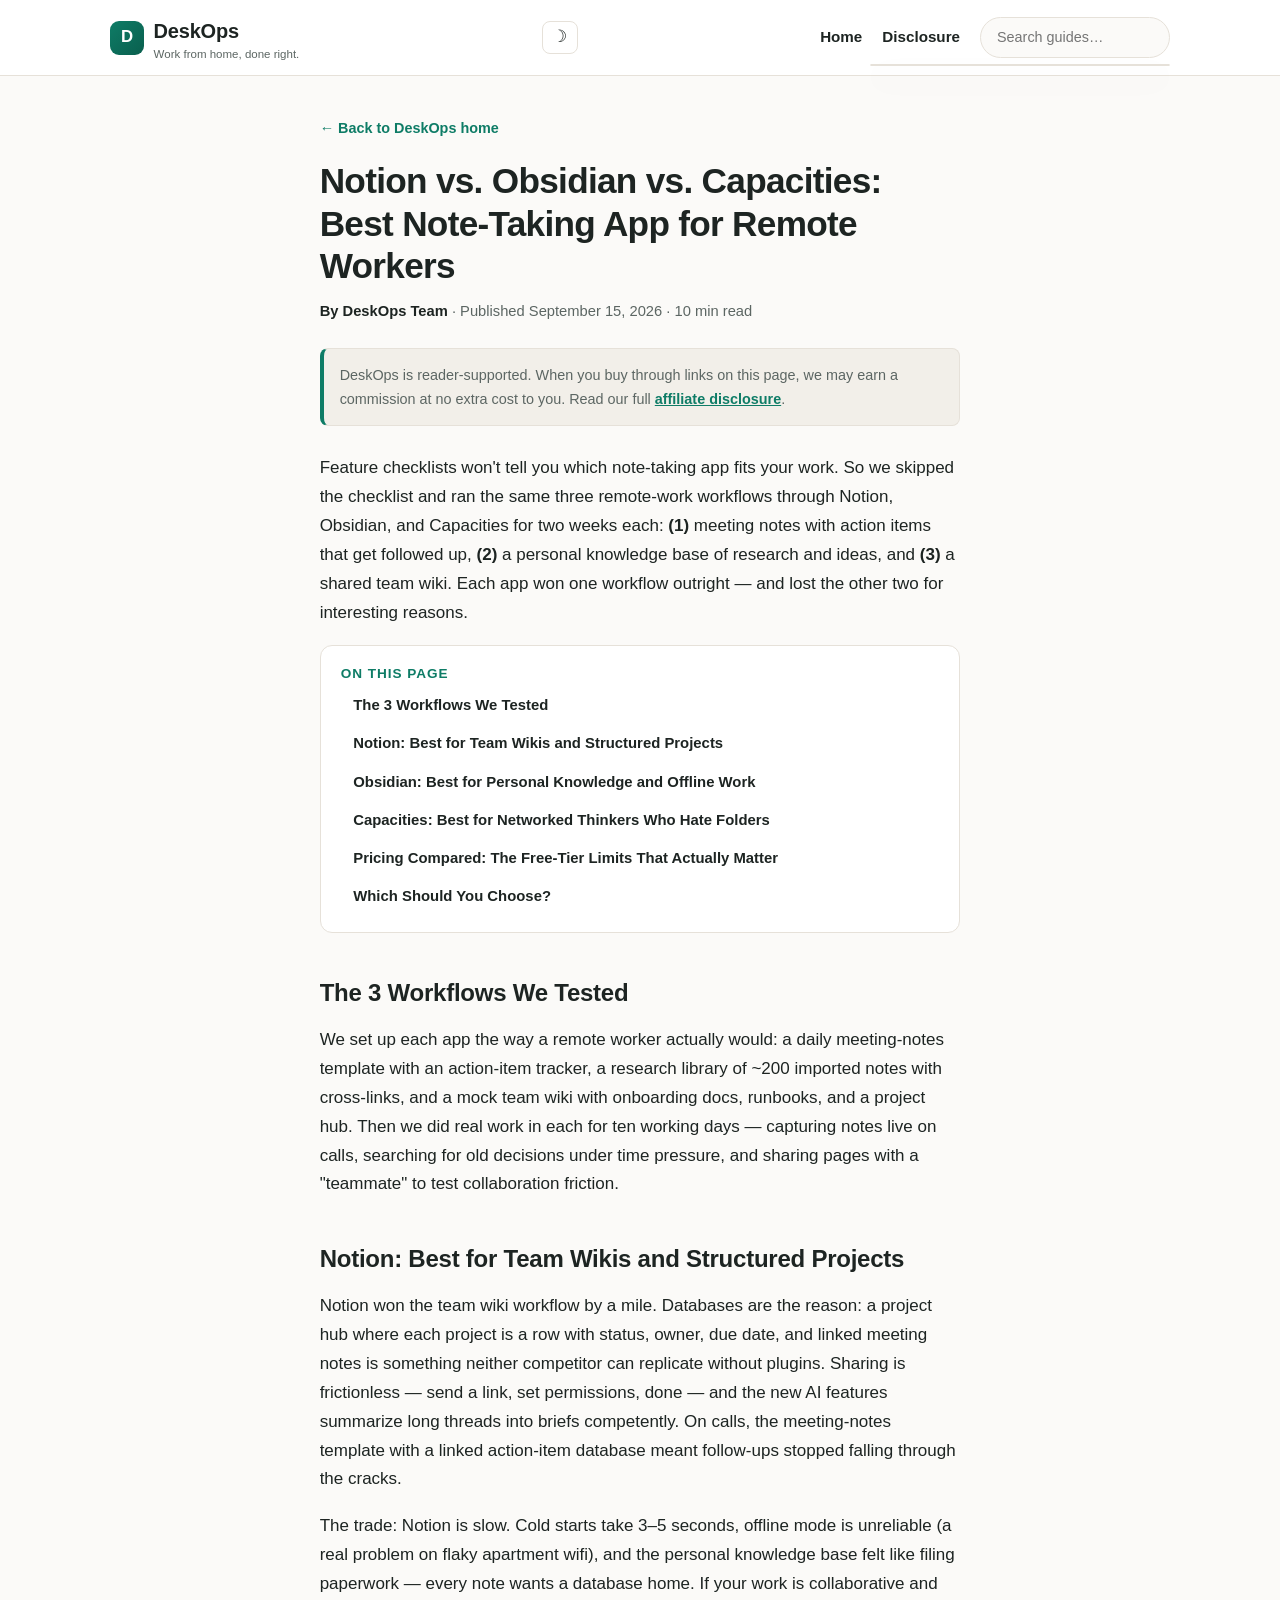
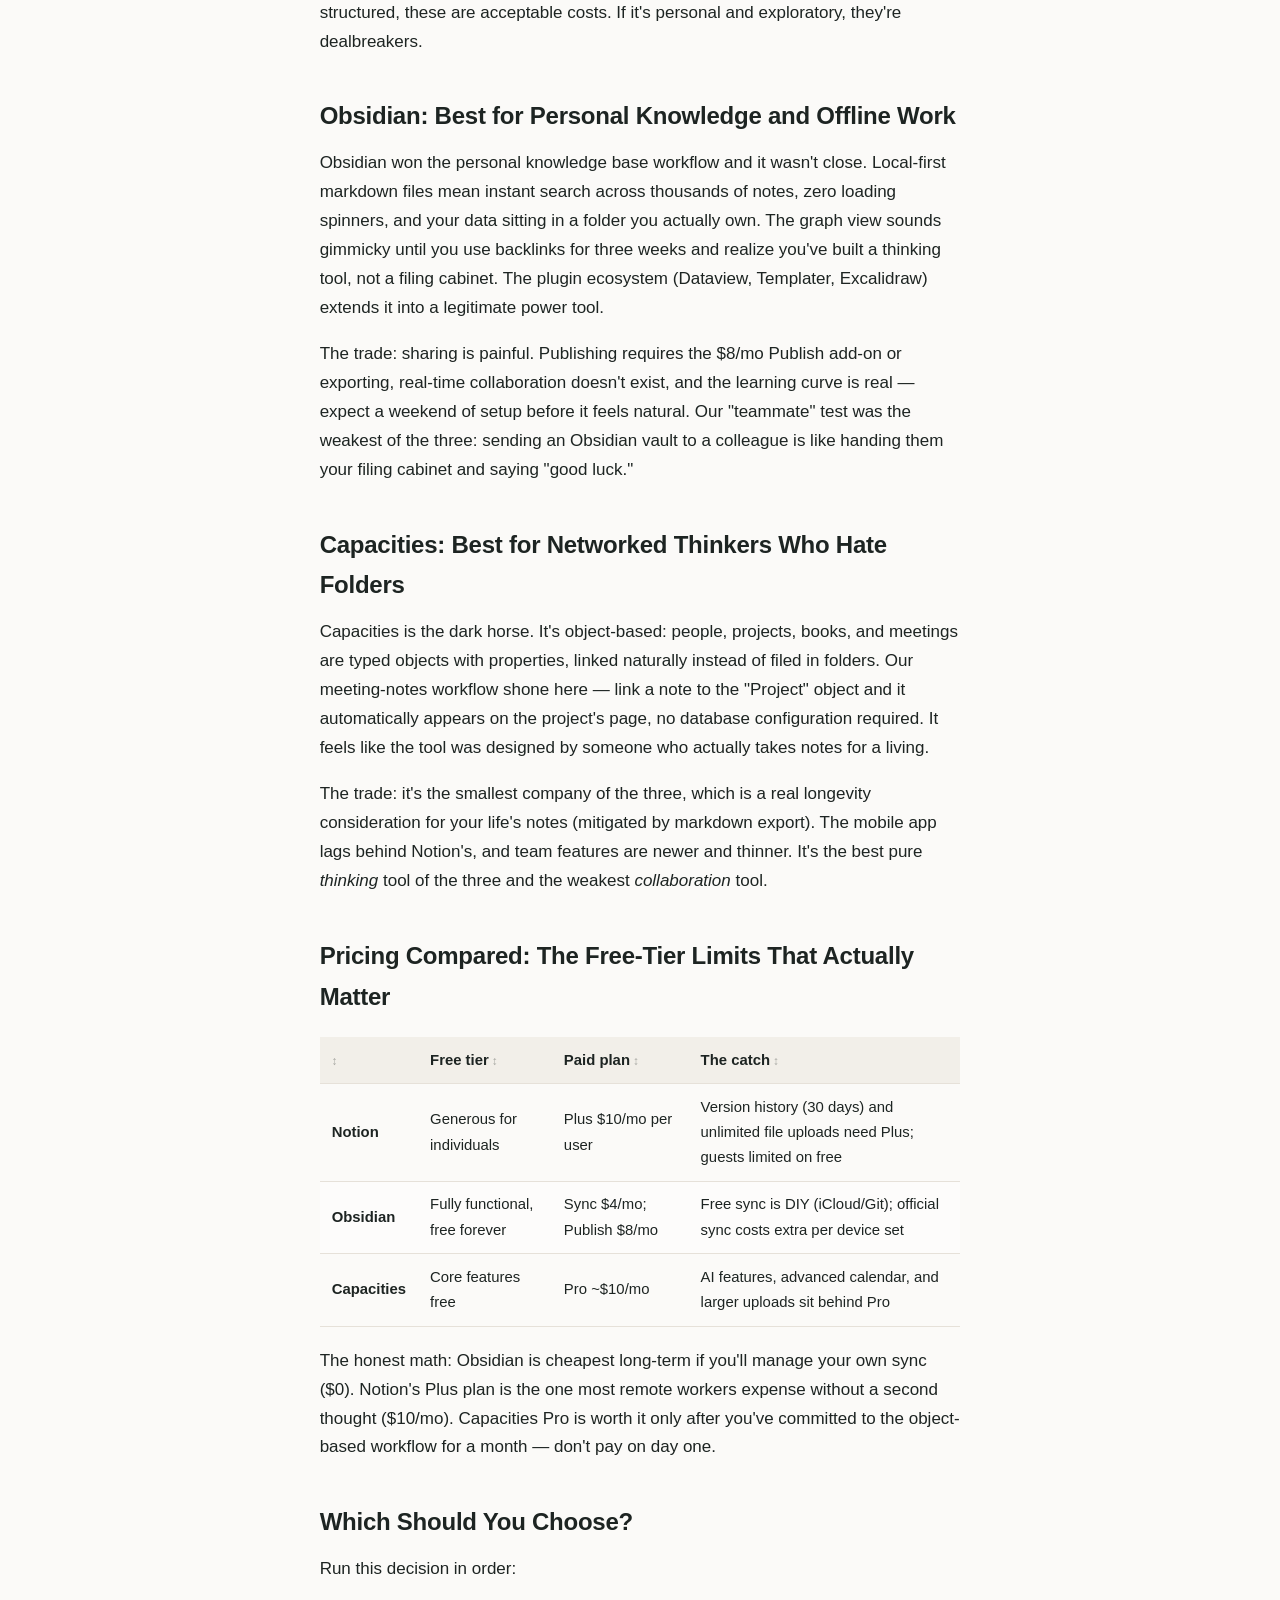
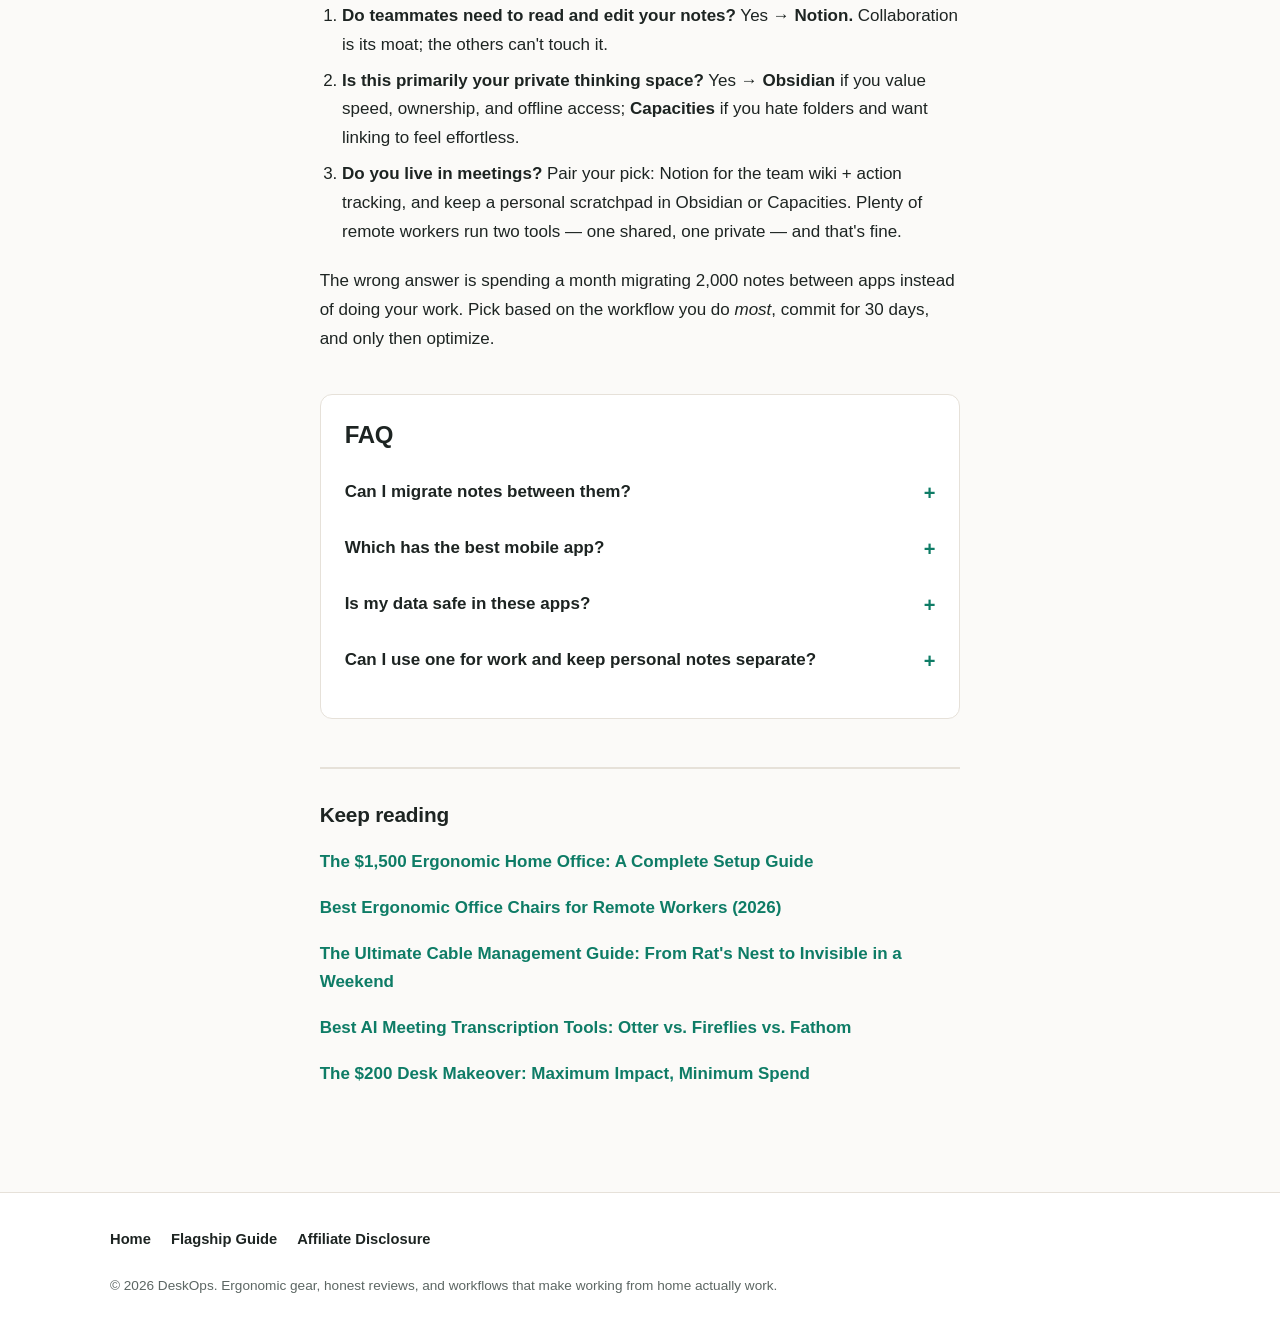
<file: articles/notion-vs-obsidian-vs-capacities.html>
<!DOCTYPE html>
<html lang="en">
<head>
  <meta charset="UTF-8">
  <meta name="viewport" content="width=device-width, initial-scale=1.0">
  <title>Notion vs. Obsidian vs. Capacities: Best Note-Taking App for Remote Workers | DeskOps</title>
  <meta name="description" content="Notion vs. Obsidian vs. Capacities compared on three real remote-work workflows — meeting notes, personal knowledge base, and team wiki — with pricing and a decision guide.">
  <meta property="og:title" content="Notion vs. Obsidian vs. Capacities: Best Note-Taking App for Remote Workers">
  <meta property="og:description" content="We ran the same three remote-work workflows through Notion, Obsidian, and Capacities. One winner per workflow, honest pricing breakdown, and a decision guide.">
  <meta property="og:type" content="article">
  <script>(function(){try{var t=localStorage.getItem("deskops-theme")||(window.matchMedia&&matchMedia("(prefers-color-scheme: dark)").matches?"dark":"light");if(t)document.documentElement.setAttribute("data-theme",t);}catch(e){}})();</script>
  <link rel="stylesheet" href="../styles.css">
  <!-- MEDIVAVINE/JOURNEY: paste ad network script here -->
</head>
<body>
  <header class="site-header">
    <div class="wrap">
      <a class="brand" href="../index.html">
        <span class="brand-mark">D</span>
        <span><span class="brand-name">DeskOps</span><span class="brand-tag">Work from home, done right.</span></span>
      </a>
      <button class="theme-toggle" id="themeToggle" aria-label="Switch to dark mode" aria-pressed="false"><span class="icon-moon" aria-hidden="true">&#9789;</span><span class="icon-sun" aria-hidden="true">&#9728;</span></button>
      <button class="nav-toggle" aria-label="Toggle navigation" aria-expanded="false" aria-controls="mainNav" onclick="var n=document.getElementById('mainNav');this.setAttribute('aria-expanded',n.classList.toggle('open'))">&#9776;</button>
      <nav class="main-nav" id="mainNav" aria-label="Main navigation">
        <ul>
          <li><a href="../index.html">Home</a></li>
          <li><a href="../disclosure.html">Disclosure</a></li>
        <li class="nav-search"><form class="site-search" role="search" aria-label="Site search"><input type="search" placeholder="Search guides&hellip;" aria-label="Search articles"><ul class="search-results" hidden></ul></form></li>
        </ul>
      </nav>
    </div>
  </header>

  <main>
    <div class="prose">
      <article>
        <p class="breadcrumb"><a href="../index.html">&larr; Back to DeskOps home</a></p>
        <h1>Notion vs. Obsidian vs. Capacities: Best Note-Taking App for Remote Workers</h1>
        <p class="article-meta"><span class="byline">By DeskOps Team</span> &middot; Published September 15, 2026 &middot; 10 min read</p>
        <div class="disclosure-note">DeskOps is reader-supported. When you buy through links on this page, we may earn a commission at no extra cost to you. Read our full <a href="../disclosure.html">affiliate disclosure</a>.</div>

        <p>Feature checklists won't tell you which note-taking app fits your work. So we skipped the checklist and ran the same three remote-work workflows through Notion, Obsidian, and Capacities for two weeks each: <strong>(1)</strong> meeting notes with action items that get followed up, <strong>(2)</strong> a personal knowledge base of research and ideas, and <strong>(3)</strong> a shared team wiki. Each app won one workflow outright — and lost the other two for interesting reasons.</p>

        <h2>The 3 Workflows We Tested</h2>
        <p>We set up each app the way a remote worker actually would: a daily meeting-notes template with an action-item tracker, a research library of ~200 imported notes with cross-links, and a mock team wiki with onboarding docs, runbooks, and a project hub. Then we did real work in each for ten working days — capturing notes live on calls, searching for old decisions under time pressure, and sharing pages with a "teammate" to test collaboration friction.</p>

        <h2>Notion: Best for Team Wikis and Structured Projects</h2>
        <p>Notion won the team wiki workflow by a mile. Databases are the reason: a project hub where each project is a row with status, owner, due date, and linked meeting notes is something neither competitor can replicate without plugins. Sharing is frictionless — send a link, set permissions, done — and the new AI features summarize long threads into briefs competently. On calls, the meeting-notes template with a linked action-item database meant follow-ups stopped falling through the cracks.</p>
        <p>The trade: Notion is slow. Cold starts take 3–5 seconds, offline mode is unreliable (a real problem on flaky apartment wifi), and the personal knowledge base felt like filing paperwork — every note wants a database home. If your work is collaborative and structured, these are acceptable costs. If it's personal and exploratory, they're dealbreakers.</p>

        <!-- AFFILIATE: PartnerStack / Notion affiliate program link on the paid-plan CTA — "if you need version history and unlimited file uploads, that's the $10/mo Plus plan." Recurring commission context. -->

        <h2>Obsidian: Best for Personal Knowledge and Offline Work</h2>
        <p>Obsidian won the personal knowledge base workflow and it wasn't close. Local-first markdown files mean instant search across thousands of notes, zero loading spinners, and your data sitting in a folder you actually own. The graph view sounds gimmicky until you use backlinks for three weeks and realize you've built a thinking tool, not a filing cabinet. The plugin ecosystem (Dataview, Templater, Excalidraw) extends it into a legitimate power tool.</p>
        <p>The trade: sharing is painful. Publishing requires the $8/mo Publish add-on or exporting, real-time collaboration doesn't exist, and the learning curve is real — expect a weekend of setup before it feels natural. Our "teammate" test was the weakest of the three: sending an Obsidian vault to a colleague is like handing them your filing cabinet and saying "good luck."</p>

        <h2>Capacities: Best for Networked Thinkers Who Hate Folders</h2>
        <p>Capacities is the dark horse. It's object-based: people, projects, books, and meetings are typed objects with properties, linked naturally instead of filed in folders. Our meeting-notes workflow shone here — link a note to the "Project" object and it automatically appears on the project's page, no database configuration required. It feels like the tool was designed by someone who actually takes notes for a living.</p>
        <p>The trade: it's the smallest company of the three, which is a real longevity consideration for your life's notes (mitigated by markdown export). The mobile app lags behind Notion's, and team features are newer and thinner. It's the best pure <em>thinking</em> tool of the three and the weakest <em>collaboration</em> tool.</p>

        <h2>Pricing Compared: The Free-Tier Limits That Actually Matter</h2>
        <table>
          <thead>
            <tr><th></th><th>Free tier</th><th>Paid plan</th><th>The catch</th></tr>
          </thead>
          <tbody>
            <tr><td><strong>Notion</strong></td><td>Generous for individuals</td><td>Plus $10/mo per user</td><td>Version history (30 days) and unlimited file uploads need Plus; guests limited on free</td></tr>
            <tr><td><strong>Obsidian</strong></td><td>Fully functional, free forever</td><td>Sync $4/mo; Publish $8/mo</td><td>Free sync is DIY (iCloud/Git); official sync costs extra per device set</td></tr>
            <tr><td><strong>Capacities</strong></td><td>Core features free</td><td>Pro ~$10/mo</td><td>AI features, advanced calendar, and larger uploads sit behind Pro</td></tr>
          </tbody>
        </table>
        <p>The honest math: Obsidian is cheapest long-term if you'll manage your own sync ($0). Notion's Plus plan is the one most remote workers expense without a second thought ($10/mo). Capacities Pro is worth it only after you've committed to the object-based workflow for a month — don't pay on day one.</p>

        <!-- AFFILIATE: Contextual paid-plan CTAs for each app's affiliate/partner program (~20–30% recurring). Place after the pricing table where purchase intent peaks. -->

        <h2>Which Should You Choose?</h2>
        <p>Run this decision in order:</p>
        <ol>
          <li><strong>Do teammates need to read and edit your notes?</strong> Yes → <strong>Notion.</strong> Collaboration is its moat; the others can't touch it.</li>
          <li><strong>Is this primarily your private thinking space?</strong> Yes → <strong>Obsidian</strong> if you value speed, ownership, and offline access; <strong>Capacities</strong> if you hate folders and want linking to feel effortless.</li>
          <li><strong>Do you live in meetings?</strong> Pair your pick: Notion for the team wiki + action tracking, and keep a personal scratchpad in Obsidian or Capacities. Plenty of remote workers run two tools — one shared, one private — and that's fine.</li>
        </ol>
        <p>The wrong answer is spending a month migrating 2,000 notes between apps instead of doing your work. Pick based on the workflow you do <em>most</em>, commit for 30 days, and only then optimize.</p>

        <div class="faq">
          <h2>FAQ</h2>
          <dl>
            <dt>Can I migrate notes between them?</dt>
            <dd>Mostly yes. All three import/export markdown, so plain notes move cleanly. What doesn't transfer: Notion databases (become flat pages elsewhere), Obsidian plugin setups (Dataview queries don't run in other apps), and Capacities object types (flatten to tags). Budget a weekend for a big migration.</dd>
            <dt>Which has the best mobile app?</dt>
            <dd>Notion, by a clear margin — full-featured and reliable. Obsidian mobile is solid for capture and review but plugin-dependent. Capacities mobile is the weakest; fine for quick capture, frustrating for deep work.</dd>
            <dt>Is my data safe in these apps?</dt>
            <dd>Obsidian's local files are yours, full stop — back them up like any important folder. Notion and Capacities are cloud services: export your workspace quarterly (both support it) so you're never locked in.</dd>
            <dt>Can I use one for work and keep personal notes separate?</dt>
            <dd>Yes, and you should. Use separate workspaces/vaults for work and personal. It keeps employer data boundaries clean and prevents your employer's IT policy from touching your personal notes.</dd>
          </dl>
        </div>

        <section class="keep-reading" aria-label="Keep reading">
          <h2>Keep reading</h2>
          <ul>
            <li><a href="the-1500-ergonomic-home-office.html">The $1,500 Ergonomic Home Office: A Complete Setup Guide</a></li>
            <li><a href="best-ergonomic-office-chairs-remote-workers.html">Best Ergonomic Office Chairs for Remote Workers (2026)</a></li>
            <li><a href="ultimate-cable-management-guide.html">The Ultimate Cable Management Guide: From Rat's Nest to Invisible in a Weekend</a></li>
            <li><a href="best-ai-meeting-transcription-tools.html">Best AI Meeting Transcription Tools: Otter vs. Fireflies vs. Fathom</a></li>
            <li><a href="the-200-desk-makeover.html">The $200 Desk Makeover: Maximum Impact, Minimum Spend</a></li>
          </ul>
        </section>
      </article>
    </div>
  </main>

  <footer class="site-footer">
    <div class="wrap">
      <nav class="footer-nav" aria-label="Footer navigation">
        <ul>
          <li><a href="../index.html">Home</a></li>
          <li><a href="the-1500-ergonomic-home-office.html">Flagship Guide</a></li>
          <li><a href="../disclosure.html">Affiliate Disclosure</a></li>
        </ul>
      </nav>
      <p class="copyright">&copy; 2026 DeskOps. Ergonomic gear, honest reviews, and workflows that make working from home actually work.</p>
    </div>
  </footer>
  <script src="../assets/site.js" defer></script>
</body>
</html>
</file>
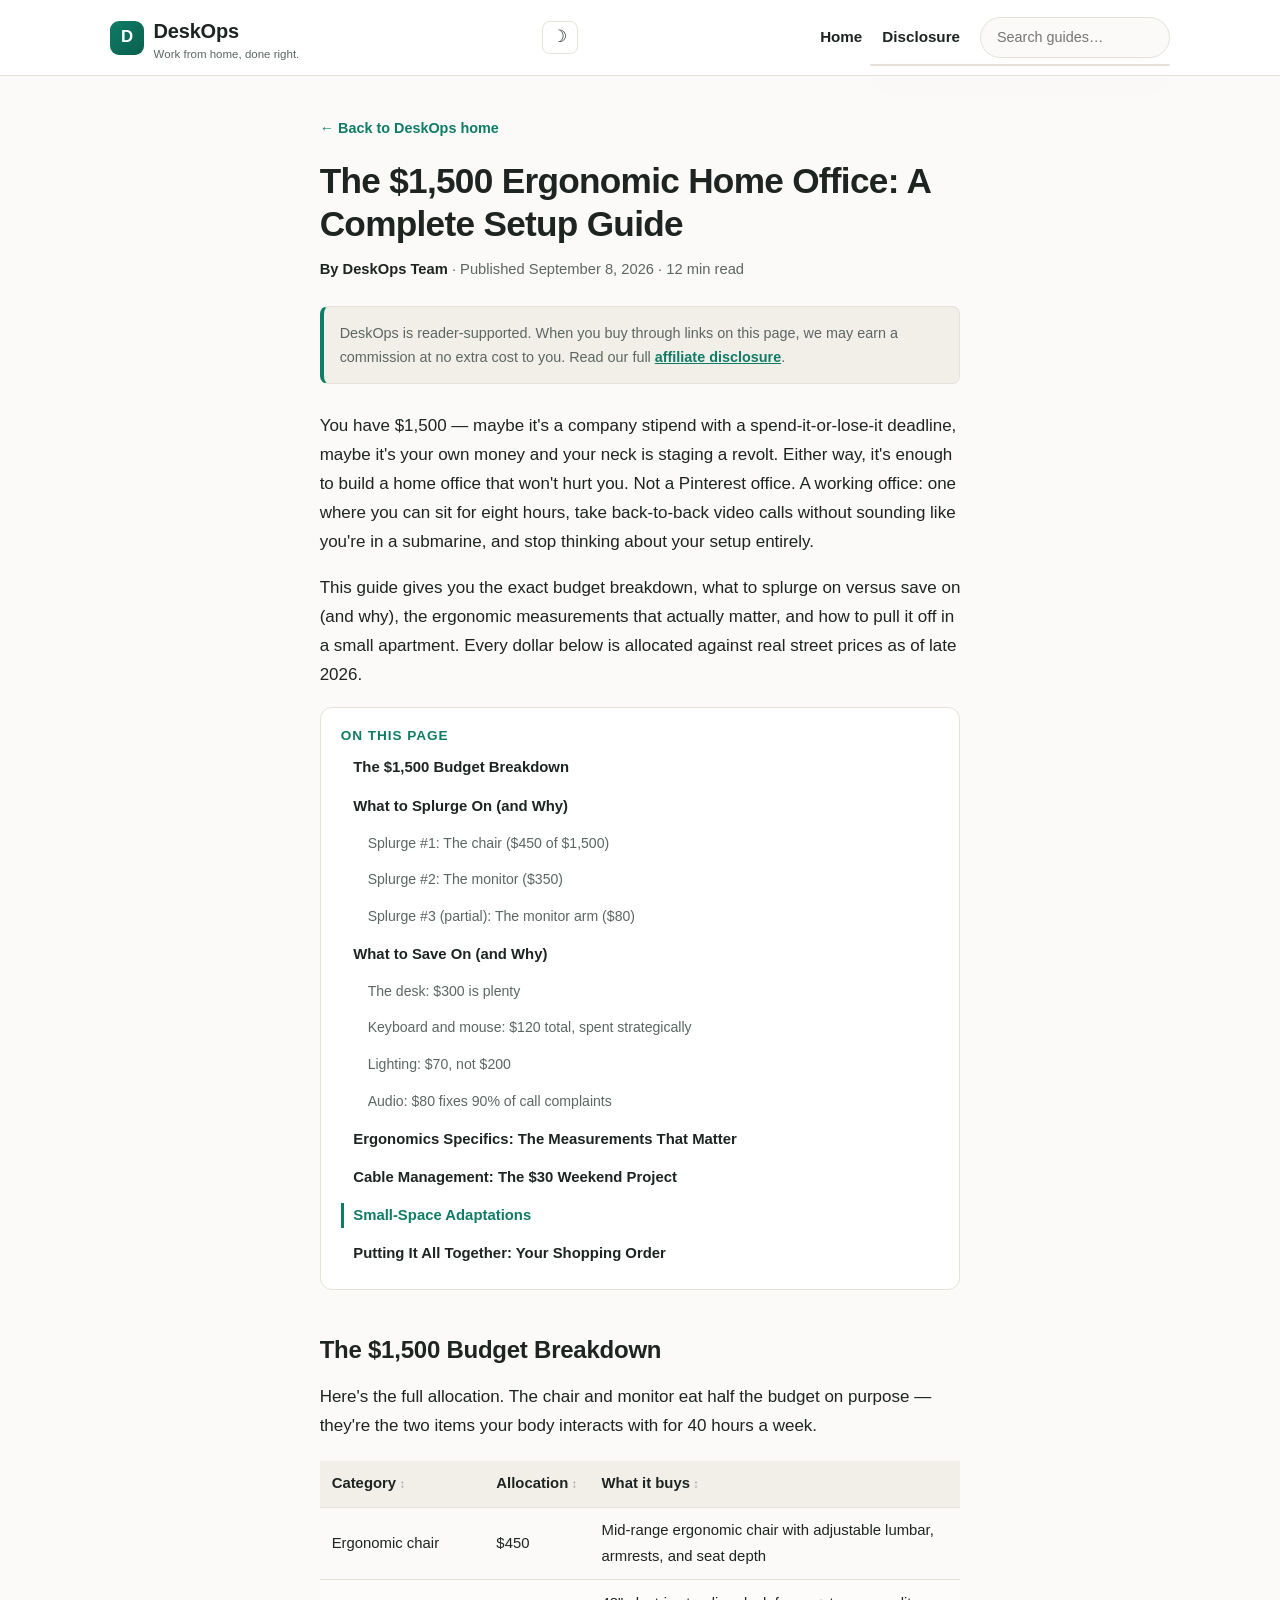
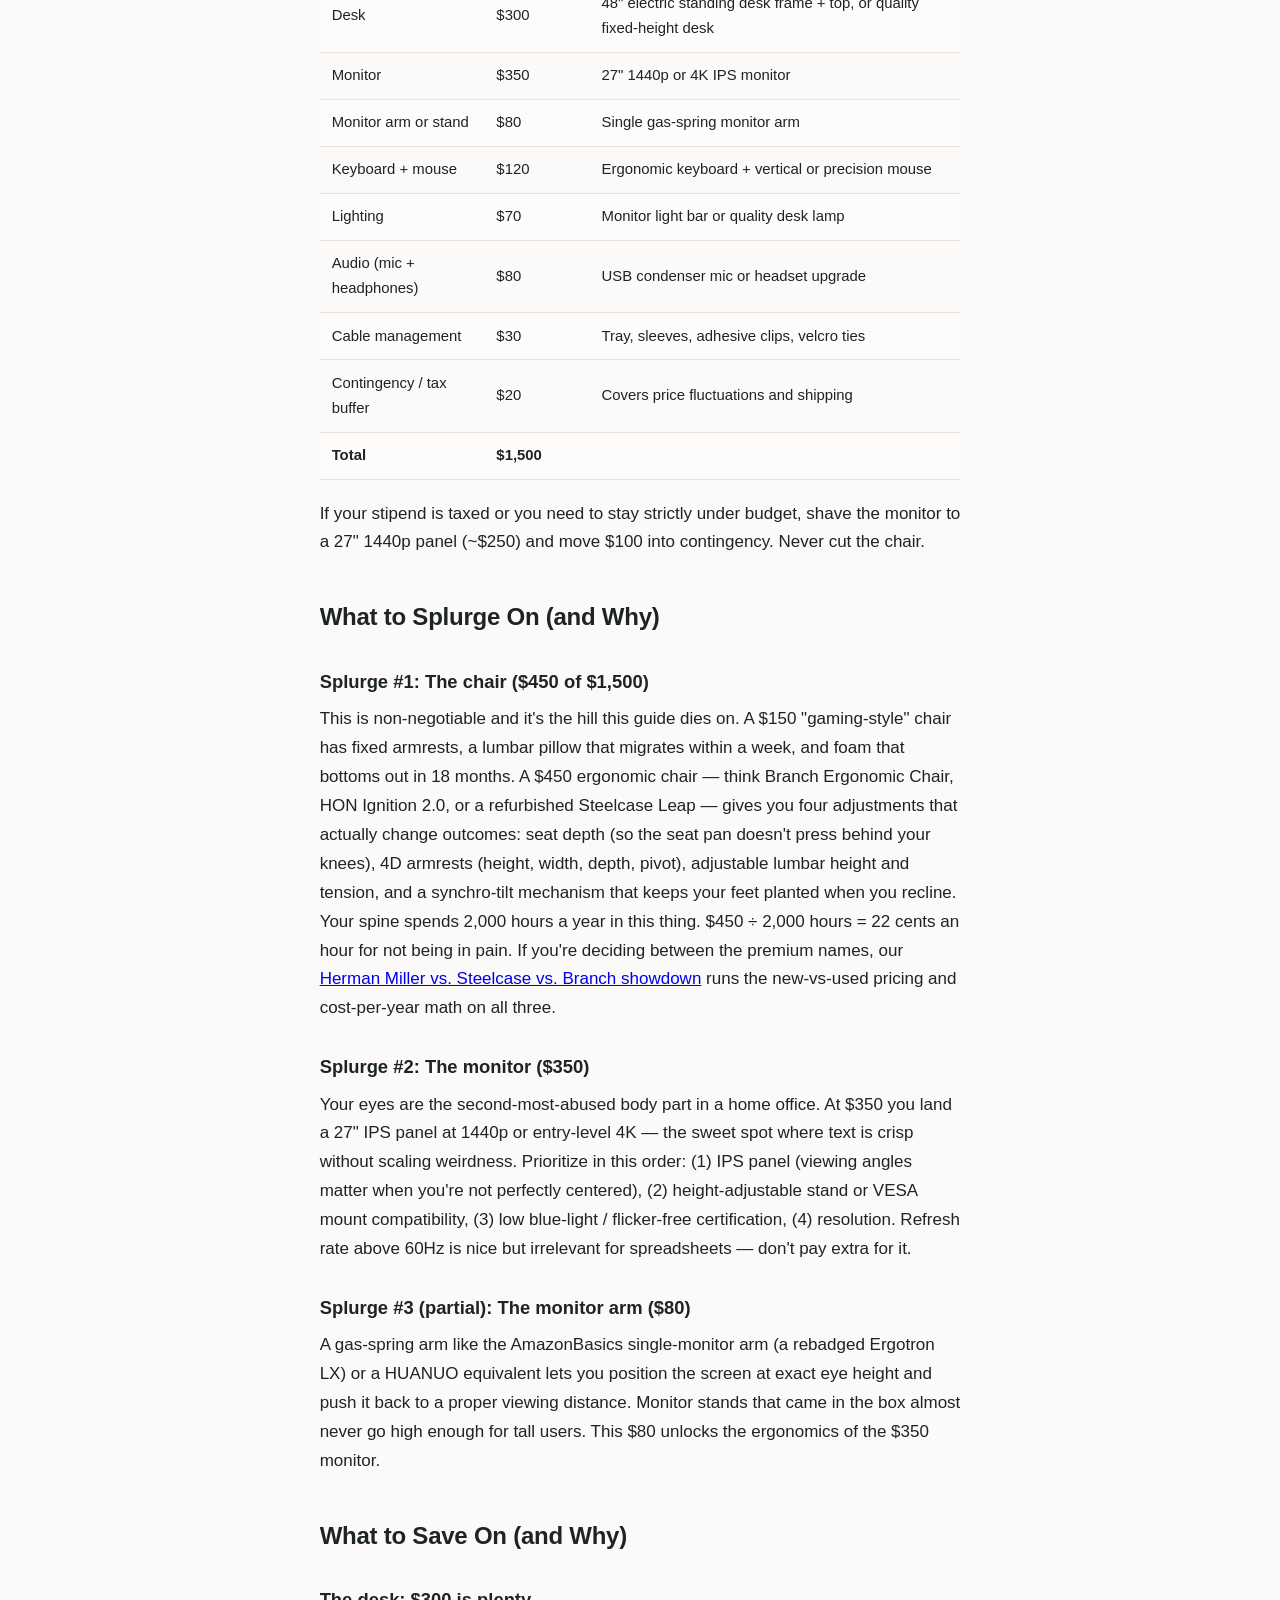
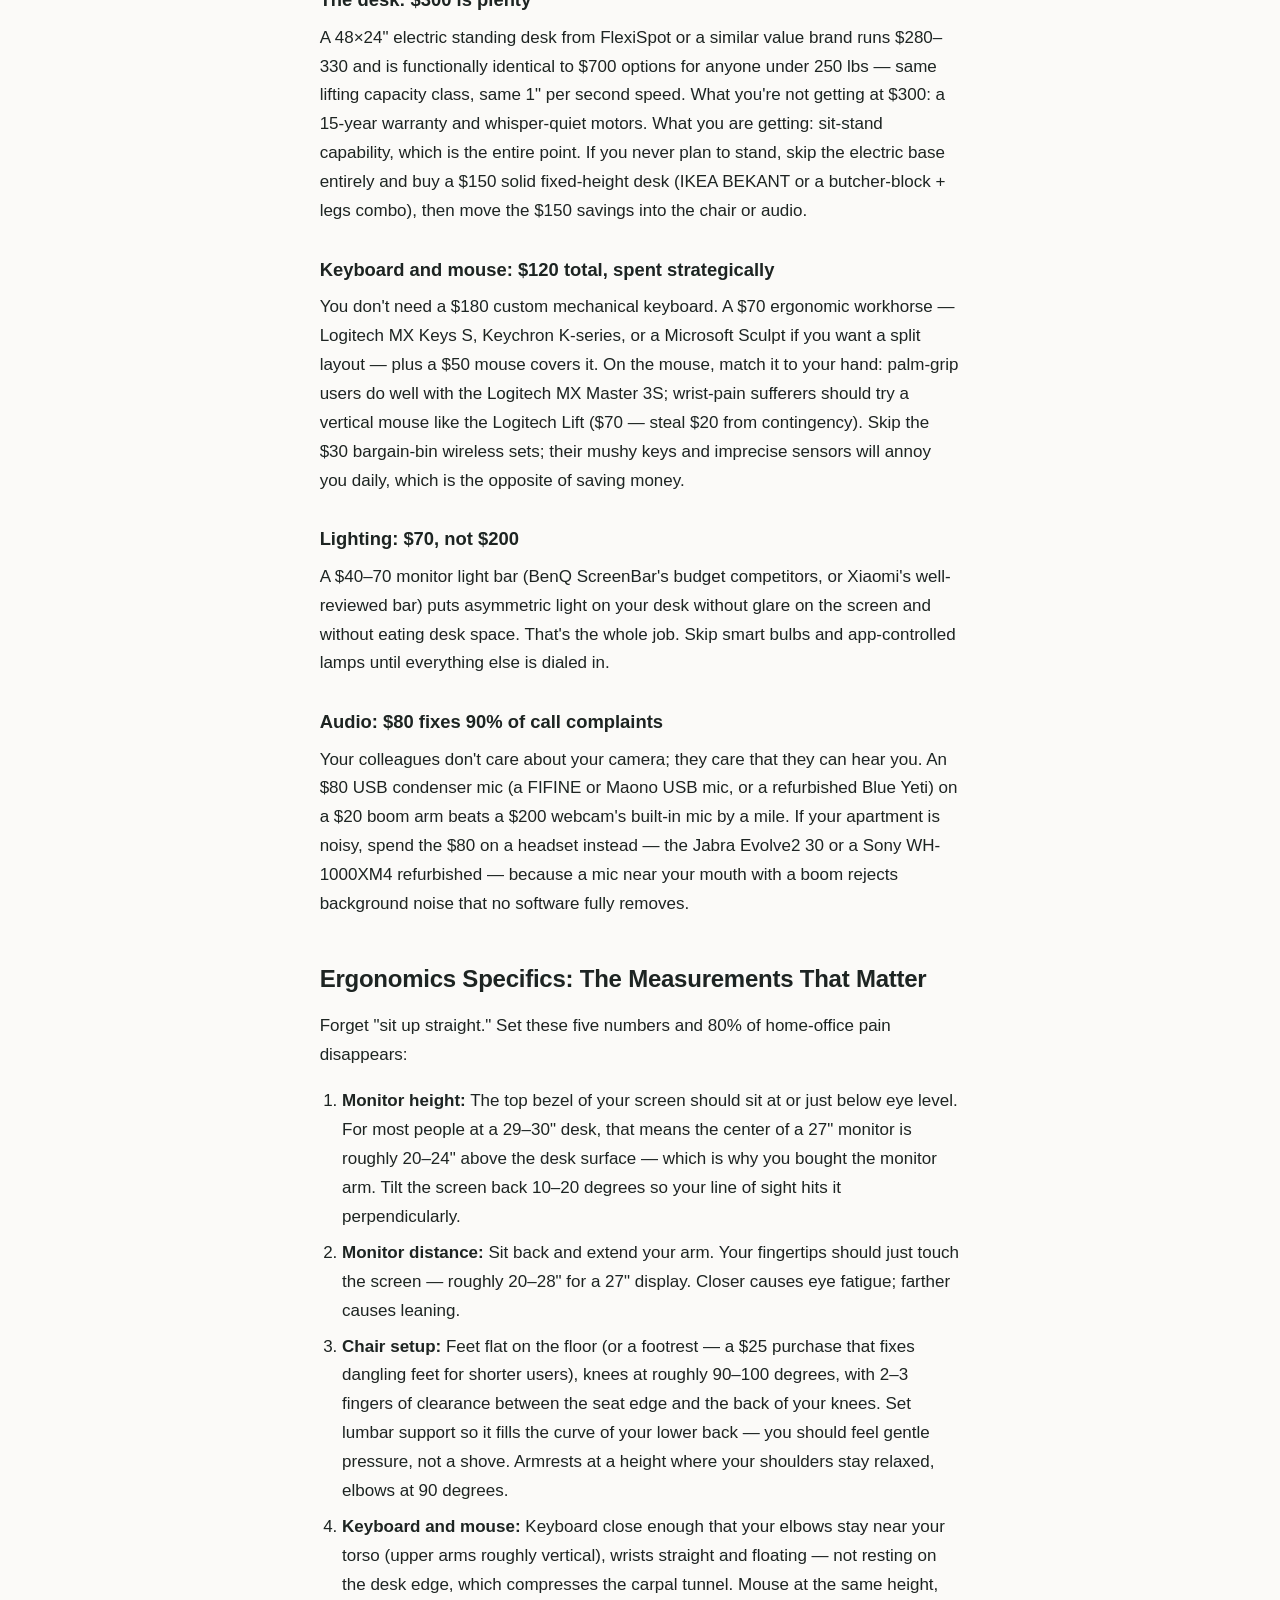
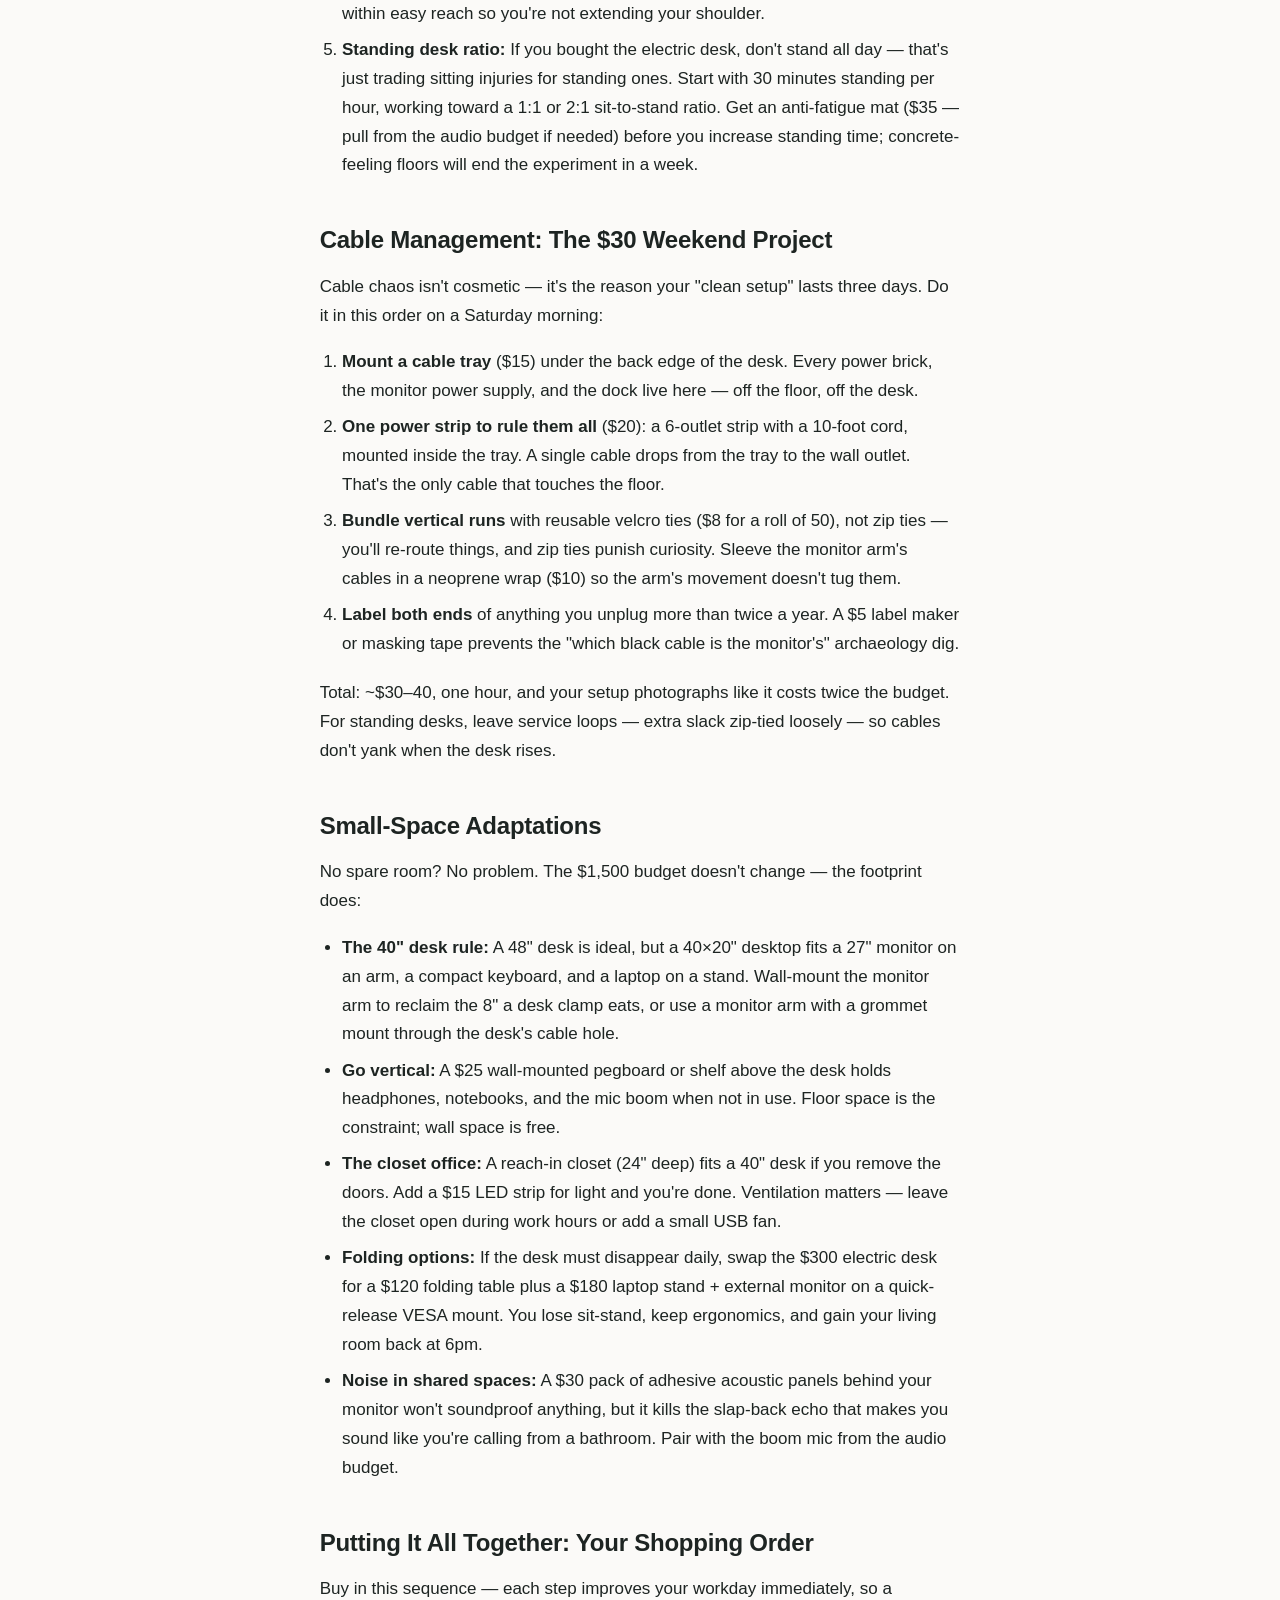
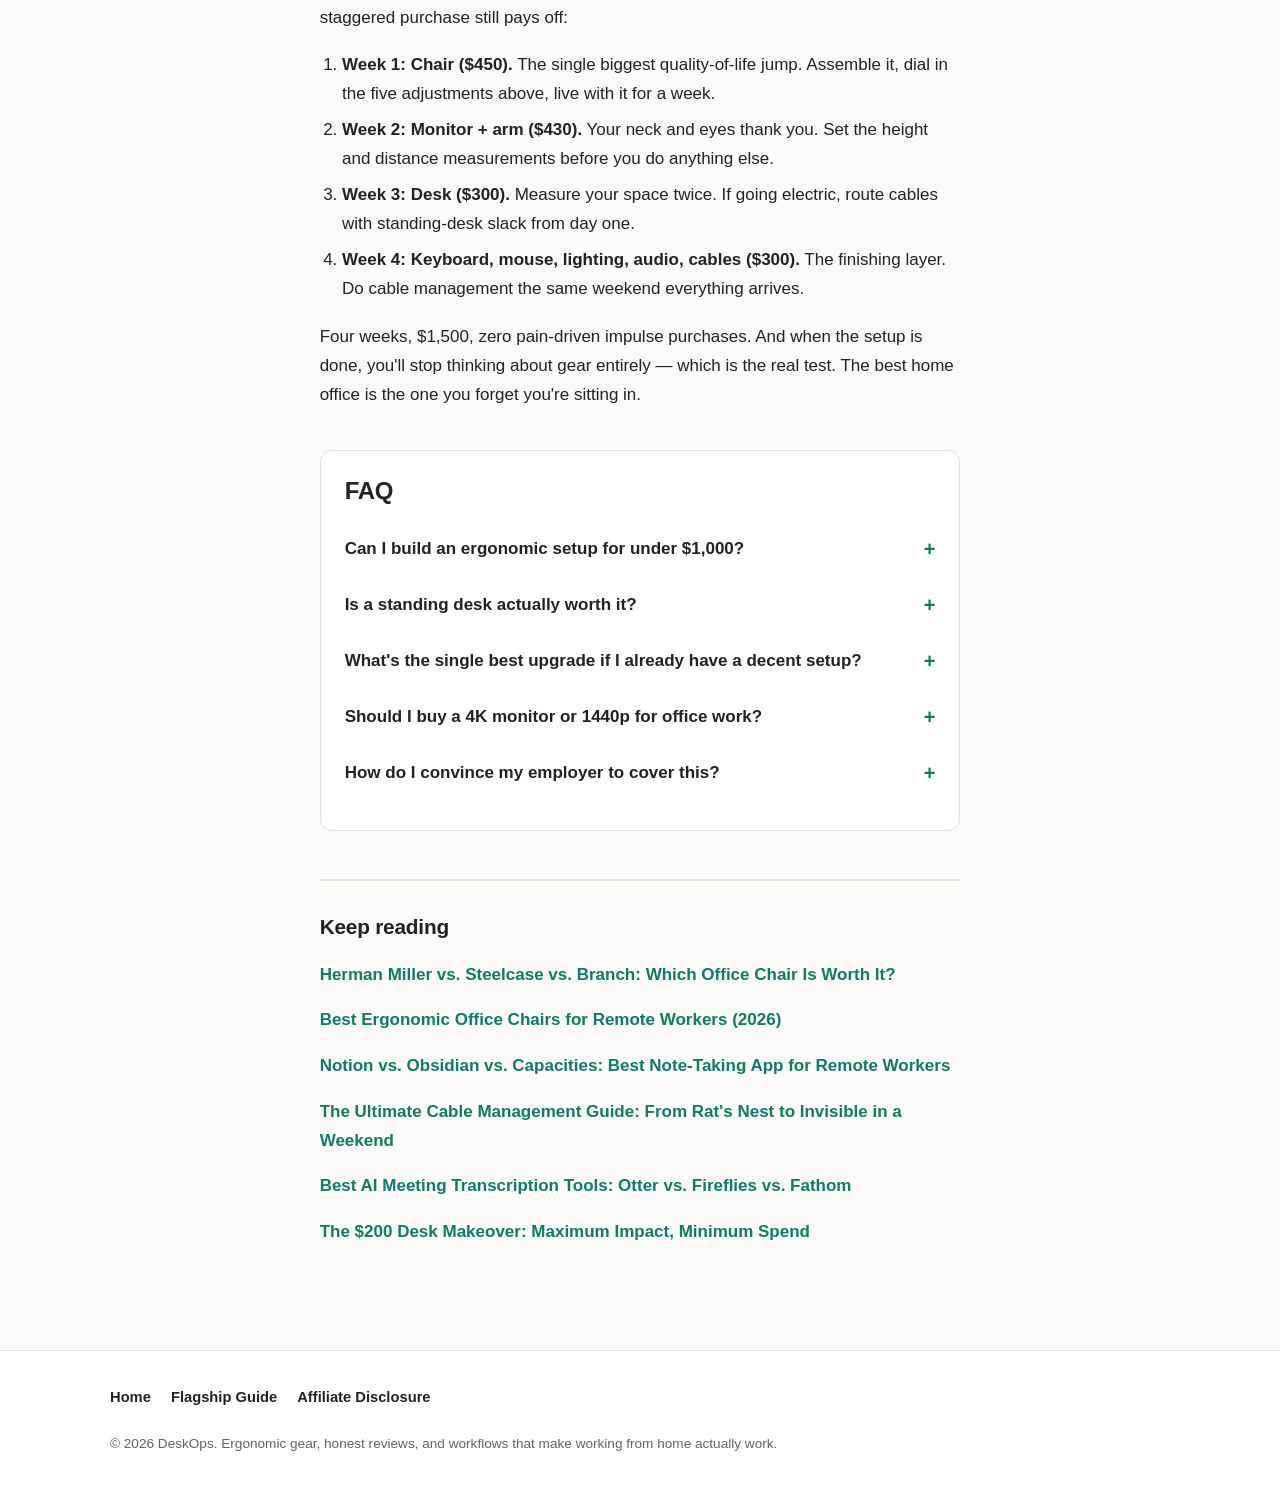
<file: articles/the-1500-ergonomic-home-office.html>
<!DOCTYPE html>
<html lang="en">
<head>
  <meta charset="UTF-8">
  <meta name="viewport" content="width=device-width, initial-scale=1.0">
  <title>The $1,500 Ergonomic Home Office: A Complete Setup Guide | DeskOps</title>
  <meta name="description" content="Build an ergonomic home office for $1,500: exact budget breakdown for chair, desk, monitor, and accessories, the ergonomic measurements that matter, and small-space adaptations.">
  <meta property="og:title" content="The $1,500 Ergonomic Home Office: A Complete Setup Guide">
  <meta property="og:description" content="The exact $1,500 budget breakdown, what to splurge on vs. save on, ergonomic measurements, and a 4-week shopping order — tested against real 8-hour workdays.">
  <meta property="og:type" content="article">
  <script>(function(){try{var t=localStorage.getItem("deskops-theme")||(window.matchMedia&&matchMedia("(prefers-color-scheme: dark)").matches?"dark":"light");if(t)document.documentElement.setAttribute("data-theme",t);}catch(e){}})();</script>
  <link rel="stylesheet" href="../styles.css">
  <!-- MEDIVAVINE/JOURNEY: paste ad network script here -->
</head>
<body>
  <header class="site-header">
    <div class="wrap">
      <a class="brand" href="../index.html">
        <span class="brand-mark">D</span>
        <span><span class="brand-name">DeskOps</span><span class="brand-tag">Work from home, done right.</span></span>
      </a>
      <button class="theme-toggle" id="themeToggle" aria-label="Switch to dark mode" aria-pressed="false"><span class="icon-moon" aria-hidden="true">&#9789;</span><span class="icon-sun" aria-hidden="true">&#9728;</span></button>
      <button class="nav-toggle" aria-label="Toggle navigation" aria-expanded="false" aria-controls="mainNav" onclick="var n=document.getElementById('mainNav');this.setAttribute('aria-expanded',n.classList.toggle('open'))">&#9776;</button>
      <nav class="main-nav" id="mainNav" aria-label="Main navigation">
        <ul>
          <li><a href="../index.html">Home</a></li>
          <li><a href="../disclosure.html">Disclosure</a></li>
        <li class="nav-search"><form class="site-search" role="search" aria-label="Site search"><input type="search" placeholder="Search guides&hellip;" aria-label="Search articles"><ul class="search-results" hidden></ul></form></li>
        </ul>
      </nav>
    </div>
  </header>

  <main>
    <div class="prose">
      <article>
        <p class="breadcrumb"><a href="../index.html">&larr; Back to DeskOps home</a></p>
        <h1>The $1,500 Ergonomic Home Office: A Complete Setup Guide</h1>
        <p class="article-meta"><span class="byline">By DeskOps Team</span> &middot; Published September 8, 2026 &middot; 12 min read</p>
        <div class="disclosure-note">DeskOps is reader-supported. When you buy through links on this page, we may earn a commission at no extra cost to you. Read our full <a href="../disclosure.html">affiliate disclosure</a>.</div>

        <p>You have $1,500 — maybe it's a company stipend with a spend-it-or-lose-it deadline, maybe it's your own money and your neck is staging a revolt. Either way, it's enough to build a home office that won't hurt you. Not a Pinterest office. A working office: one where you can sit for eight hours, take back-to-back video calls without sounding like you're in a submarine, and stop thinking about your setup entirely.</p>

        <p>This guide gives you the exact budget breakdown, what to splurge on versus save on (and why), the ergonomic measurements that actually matter, and how to pull it off in a small apartment. Every dollar below is allocated against real street prices as of late 2026.</p>

        <h2>The $1,500 Budget Breakdown</h2>
        <p>Here's the full allocation. The chair and monitor eat half the budget on purpose — they're the two items your body interacts with for 40 hours a week.</p>

        <table>
          <thead>
            <tr><th>Category</th><th>Allocation</th><th>What it buys</th></tr>
          </thead>
          <tbody>
            <tr><td>Ergonomic chair</td><td>$450</td><td>Mid-range ergonomic chair with adjustable lumbar, armrests, and seat depth</td></tr>
            <tr><td>Desk</td><td>$300</td><td>48" electric standing desk frame + top, or quality fixed-height desk</td></tr>
            <tr><td>Monitor</td><td>$350</td><td>27" 1440p or 4K IPS monitor</td></tr>
            <tr><td>Monitor arm or stand</td><td>$80</td><td>Single gas-spring monitor arm</td></tr>
            <tr><td>Keyboard + mouse</td><td>$120</td><td>Ergonomic keyboard + vertical or precision mouse</td></tr>
            <tr><td>Lighting</td><td>$70</td><td>Monitor light bar or quality desk lamp</td></tr>
            <tr><td>Audio (mic + headphones)</td><td>$80</td><td>USB condenser mic or headset upgrade</td></tr>
            <tr><td>Cable management</td><td>$30</td><td>Tray, sleeves, adhesive clips, velcro ties</td></tr>
            <tr><td>Contingency / tax buffer</td><td>$20</td><td>Covers price fluctuations and shipping</td></tr>
            <tr><td><strong>Total</strong></td><td><strong>$1,500</strong></td><td></td></tr>
          </tbody>
        </table>

        <p>If your stipend is taxed or you need to stay strictly under budget, shave the monitor to a 27" 1440p panel (~$250) and move $100 into contingency. Never cut the chair.</p>

        <!-- AFFILIATE: Link the chair, desk, and monitor rows to the site's "best ergonomic chairs," "best standing desks," and "best 27-inch monitors" roundups, plus Amazon Associates links for specific models. -->

        <h2>What to Splurge On (and Why)</h2>

        <h3>Splurge #1: The chair ($450 of $1,500)</h3>
        <p>This is non-negotiable and it's the hill this guide dies on. A $150 "gaming-style" chair has fixed armrests, a lumbar pillow that migrates within a week, and foam that bottoms out in 18 months. A $450 ergonomic chair — think Branch Ergonomic Chair, HON Ignition 2.0, or a refurbished Steelcase Leap — gives you four adjustments that actually change outcomes: seat depth (so the seat pan doesn't press behind your knees), 4D armrests (height, width, depth, pivot), adjustable lumbar height and tension, and a synchro-tilt mechanism that keeps your feet planted when you recline. Your spine spends 2,000 hours a year in this thing. $450 ÷ 2,000 hours = 22 cents an hour for not being in pain. If you're deciding between the premium names, our <a href="herman-miller-vs-steelcase-vs-branch.html">Herman Miller vs. Steelcase vs. Branch showdown</a> runs the new-vs-used pricing and cost-per-year math on all three.</p>

        <!-- AFFILIATE: Amazon Associates links for Branch Ergonomic Chair and HON Ignition; ShareASale/CJ links for Fully and UPLIFT Desk chairs where merchant-direct commissions beat Amazon's rate. -->

        <h3>Splurge #2: The monitor ($350)</h3>
        <p>Your eyes are the second-most-abused body part in a home office. At $350 you land a 27" IPS panel at 1440p or entry-level 4K — the sweet spot where text is crisp without scaling weirdness. Prioritize in this order: (1) IPS panel (viewing angles matter when you're not perfectly centered), (2) height-adjustable stand or VESA mount compatibility, (3) low blue-light / flicker-free certification, (4) resolution. Refresh rate above 60Hz is nice but irrelevant for spreadsheets — don't pay extra for it.</p>

        <h3>Splurge #3 (partial): The monitor arm ($80)</h3>
        <p>A gas-spring arm like the AmazonBasics single-monitor arm (a rebadged Ergotron LX) or a HUANUO equivalent lets you position the screen at exact eye height and push it back to a proper viewing distance. Monitor stands that came in the box almost never go high enough for tall users. This $80 unlocks the ergonomics of the $350 monitor.</p>

        <h2>What to Save On (and Why)</h2>

        <h3>The desk: $300 is plenty</h3>
        <p>A 48×24" electric standing desk from FlexiSpot or a similar value brand runs $280–330 and is functionally identical to $700 options for anyone under 250 lbs — same lifting capacity class, same 1" per second speed. What you're not getting at $300: a 15-year warranty and whisper-quiet motors. What you are getting: sit-stand capability, which is the entire point. If you never plan to stand, skip the electric base entirely and buy a $150 solid fixed-height desk (IKEA BEKANT or a butcher-block + legs combo), then move the $150 savings into the chair or audio.</p>

        <!-- AFFILIATE: Amazon Associates for FlexiSpot E7 frame; Impact.com or ShareASale for UPLIFT Desk if running a higher-commission merchant-direct program. -->

        <h3>Keyboard and mouse: $120 total, spent strategically</h3>
        <p>You don't need a $180 custom mechanical keyboard. A $70 ergonomic workhorse — Logitech MX Keys S, Keychron K-series, or a Microsoft Sculpt if you want a split layout — plus a $50 mouse covers it. On the mouse, match it to your hand: palm-grip users do well with the Logitech MX Master 3S; wrist-pain sufferers should try a vertical mouse like the Logitech Lift ($70 — steal $20 from contingency). Skip the $30 bargain-bin wireless sets; their mushy keys and imprecise sensors will annoy you daily, which is the opposite of saving money.</p>

        <h3>Lighting: $70, not $200</h3>
        <p>A $40–70 monitor light bar (BenQ ScreenBar's budget competitors, or Xiaomi's well-reviewed bar) puts asymmetric light on your desk without glare on the screen and without eating desk space. That's the whole job. Skip smart bulbs and app-controlled lamps until everything else is dialed in.</p>

        <h3>Audio: $80 fixes 90% of call complaints</h3>
        <p>Your colleagues don't care about your camera; they care that they can hear you. An $80 USB condenser mic (a FIFINE or Maono USB mic, or a refurbished Blue Yeti) on a $20 boom arm beats a $200 webcam's built-in mic by a mile. If your apartment is noisy, spend the $80 on a headset instead — the Jabra Evolve2 30 or a Sony WH-1000XM4 refurbished — because a mic near your mouth with a boom rejects background noise that no software fully removes.</p>

        <h2>Ergonomics Specifics: The Measurements That Matter</h2>
        <p>Forget "sit up straight." Set these five numbers and 80% of home-office pain disappears:</p>
        <ol>
          <li><strong>Monitor height:</strong> The top bezel of your screen should sit at or just below eye level. For most people at a 29–30" desk, that means the center of a 27" monitor is roughly 20–24" above the desk surface — which is why you bought the monitor arm. Tilt the screen back 10–20 degrees so your line of sight hits it perpendicularly.</li>
          <li><strong>Monitor distance:</strong> Sit back and extend your arm. Your fingertips should just touch the screen — roughly 20–28" for a 27" display. Closer causes eye fatigue; farther causes leaning.</li>
          <li><strong>Chair setup:</strong> Feet flat on the floor (or a footrest — a $25 purchase that fixes dangling feet for shorter users), knees at roughly 90–100 degrees, with 2–3 fingers of clearance between the seat edge and the back of your knees. Set lumbar support so it fills the curve of your lower back — you should feel gentle pressure, not a shove. Armrests at a height where your shoulders stay relaxed, elbows at 90 degrees.</li>
          <li><strong>Keyboard and mouse:</strong> Keyboard close enough that your elbows stay near your torso (upper arms roughly vertical), wrists straight and floating — not resting on the desk edge, which compresses the carpal tunnel. Mouse at the same height, within easy reach so you're not extending your shoulder.</li>
          <li><strong>Standing desk ratio:</strong> If you bought the electric desk, don't stand all day — that's just trading sitting injuries for standing ones. Start with 30 minutes standing per hour, working toward a 1:1 or 2:1 sit-to-stand ratio. Get an anti-fatigue mat ($35 — pull from the audio budget if needed) before you increase standing time; concrete-feeling floors will end the experiment in a week.</li>
        </ol>

        <!-- AFFILIATE: Link to a printable "ergonomic checklist" lead magnet here — email capture that feeds the newsletter, which later promotes the $29 Setup Planner digital product. -->

        <h2>Cable Management: The $30 Weekend Project</h2>
        <p>Cable chaos isn't cosmetic — it's the reason your "clean setup" lasts three days. Do it in this order on a Saturday morning:</p>
        <ol>
          <li><strong>Mount a cable tray</strong> ($15) under the back edge of the desk. Every power brick, the monitor power supply, and the dock live here — off the floor, off the desk.</li>
          <li><strong>One power strip to rule them all</strong> ($20): a 6-outlet strip with a 10-foot cord, mounted inside the tray. A single cable drops from the tray to the wall outlet. That's the only cable that touches the floor.</li>
          <li><strong>Bundle vertical runs</strong> with reusable velcro ties ($8 for a roll of 50), not zip ties — you'll re-route things, and zip ties punish curiosity. Sleeve the monitor arm's cables in a neoprene wrap ($10) so the arm's movement doesn't tug them.</li>
          <li><strong>Label both ends</strong> of anything you unplug more than twice a year. A $5 label maker or masking tape prevents the "which black cable is the monitor's" archaeology dig.</li>
        </ol>
        <p>Total: ~$30–40, one hour, and your setup photographs like it costs twice the budget. For standing desks, leave service loops — extra slack zip-tied loosely — so cables don't yank when the desk rises.</p>

        <!-- AFFILIATE: Amazon Associates bundle — cable tray + velcro ties + neoprene sleeve as a "cable management kit" list. Low ticket, high conversion; these are classic add-on purchases. -->

        <h2>Small-Space Adaptations</h2>
        <p>No spare room? No problem. The $1,500 budget doesn't change — the footprint does:</p>
        <ul>
          <li><strong>The 40" desk rule:</strong> A 48" desk is ideal, but a 40×20" desktop fits a 27" monitor on an arm, a compact keyboard, and a laptop on a stand. Wall-mount the monitor arm to reclaim the 8" a desk clamp eats, or use a monitor arm with a grommet mount through the desk's cable hole.</li>
          <li><strong>Go vertical:</strong> A $25 wall-mounted pegboard or shelf above the desk holds headphones, notebooks, and the mic boom when not in use. Floor space is the constraint; wall space is free.</li>
          <li><strong>The closet office:</strong> A reach-in closet (24" deep) fits a 40" desk if you remove the doors. Add a $15 LED strip for light and you're done. Ventilation matters — leave the closet open during work hours or add a small USB fan.</li>
          <li><strong>Folding options:</strong> If the desk must disappear daily, swap the $300 electric desk for a $120 folding table plus a $180 laptop stand + external monitor on a quick-release VESA mount. You lose sit-stand, keep ergonomics, and gain your living room back at 6pm.</li>
          <li><strong>Noise in shared spaces:</strong> A $30 pack of adhesive acoustic panels behind your monitor won't soundproof anything, but it kills the slap-back echo that makes you sound like you're calling from a bathroom. Pair with the boom mic from the audio budget.</li>
        </ul>

        <h2>Putting It All Together: Your Shopping Order</h2>
        <p>Buy in this sequence — each step improves your workday immediately, so a staggered purchase still pays off:</p>
        <ol>
          <li><strong>Week 1: Chair ($450).</strong> The single biggest quality-of-life jump. Assemble it, dial in the five adjustments above, live with it for a week.</li>
          <li><strong>Week 2: Monitor + arm ($430).</strong> Your neck and eyes thank you. Set the height and distance measurements before you do anything else.</li>
          <li><strong>Week 3: Desk ($300).</strong> Measure your space twice. If going electric, route cables with standing-desk slack from day one.</li>
          <li><strong>Week 4: Keyboard, mouse, lighting, audio, cables ($300).</strong> The finishing layer. Do cable management the same weekend everything arrives.</li>
        </ol>
        <p>Four weeks, $1,500, zero pain-driven impulse purchases. And when the setup is done, you'll stop thinking about gear entirely — which is the real test. The best home office is the one you forget you're sitting in.</p>

        <div class="faq">
          <h2>FAQ</h2>
          <dl>
            <dt>Can I build an ergonomic setup for under $1,000?</dt>
            <dd>Yes, with two compromises: buy a refurbished Steelcase Leap or Herman Miller Aeron ($300–400 on the used market instead of $450+ new) and drop the standing desk for a fixed-height desk ($150). Keep the monitor and chair quality — cut the desk motor and the light bar first.</dd>
            <dt>Is a standing desk actually worth it?</dt>
            <dd>For most people, yes — but not for the calorie-burning claims. The real benefit is postural variety: alternating sitting and standing breaks up the static loading that causes back stiffness. A $300 electric desk that you raise twice a day beats a $700 desk you never adjust.</dd>
            <dt>What's the single best upgrade if I already have a decent setup?</dt>
            <dd>A monitor arm. It's the cheapest way to fix monitor height and distance, it frees 1–2 square feet of desk, and it costs under $80. Most "my neck hurts" complaints trace back to a screen sitting too low on its factory stand.</dd>
            <dt>Should I buy a 4K monitor or 1440p for office work?</dt>
            <dd>At 27", 1440p is the value pick — text is sharp and UI scaling behaves. 4K earns its premium if you do design work, read dense documents all day, or sit closer than 24". Either way, prioritize an IPS panel and height adjustment over raw resolution.</dd>
            <dt>How do I convince my employer to cover this?</dt>
            <dd>Frame it as risk reduction, not comfort: "An ergonomic assessment recommends X to prevent repetitive strain." Most companies with home-office stipends approve itemized lists faster than lump-sum requests — send them this budget breakdown with the chair line itemized first.</dd>
          </dl>
        </div>

        <section class="keep-reading" aria-label="Keep reading">
          <h2>Keep reading</h2>
          <ul>
            <li><a href="herman-miller-vs-steelcase-vs-branch.html">Herman Miller vs. Steelcase vs. Branch: Which Office Chair Is Worth It?</a></li>
            <li><a href="best-ergonomic-office-chairs-remote-workers.html">Best Ergonomic Office Chairs for Remote Workers (2026)</a></li>
            <li><a href="notion-vs-obsidian-vs-capacities.html">Notion vs. Obsidian vs. Capacities: Best Note-Taking App for Remote Workers</a></li>
            <li><a href="ultimate-cable-management-guide.html">The Ultimate Cable Management Guide: From Rat's Nest to Invisible in a Weekend</a></li>
            <li><a href="best-ai-meeting-transcription-tools.html">Best AI Meeting Transcription Tools: Otter vs. Fireflies vs. Fathom</a></li>
            <li><a href="the-200-desk-makeover.html">The $200 Desk Makeover: Maximum Impact, Minimum Spend</a></li>
          </ul>
        </section>
      </article>
    </div>
  </main>

  <footer class="site-footer">
    <div class="wrap">
      <nav class="footer-nav" aria-label="Footer navigation">
        <ul>
          <li><a href="../index.html">Home</a></li>
          <li><a href="the-1500-ergonomic-home-office.html">Flagship Guide</a></li>
          <li><a href="../disclosure.html">Affiliate Disclosure</a></li>
        </ul>
      </nav>
      <p class="copyright">&copy; 2026 DeskOps. Ergonomic gear, honest reviews, and workflows that make working from home actually work.</p>
    </div>
  </footer>
  <script src="../assets/site.js" defer></script>
</body>
</html>
</file>
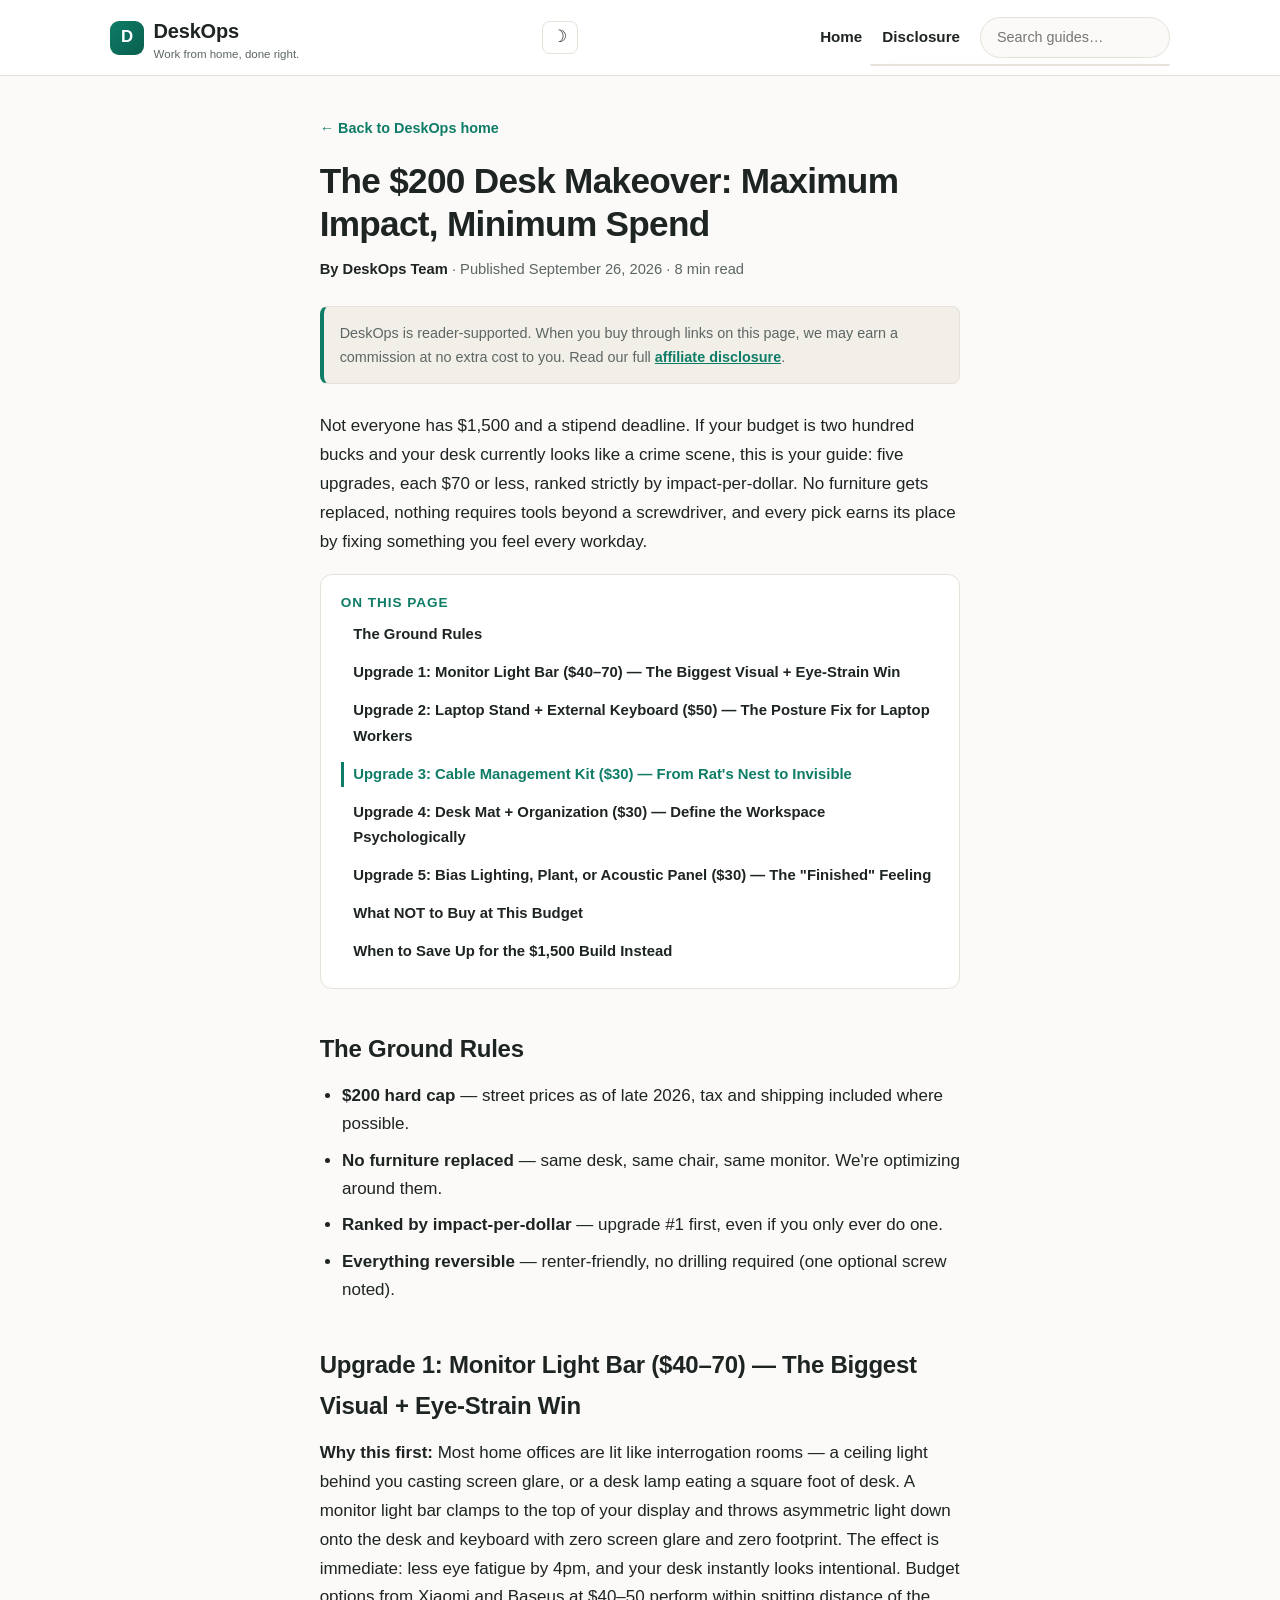
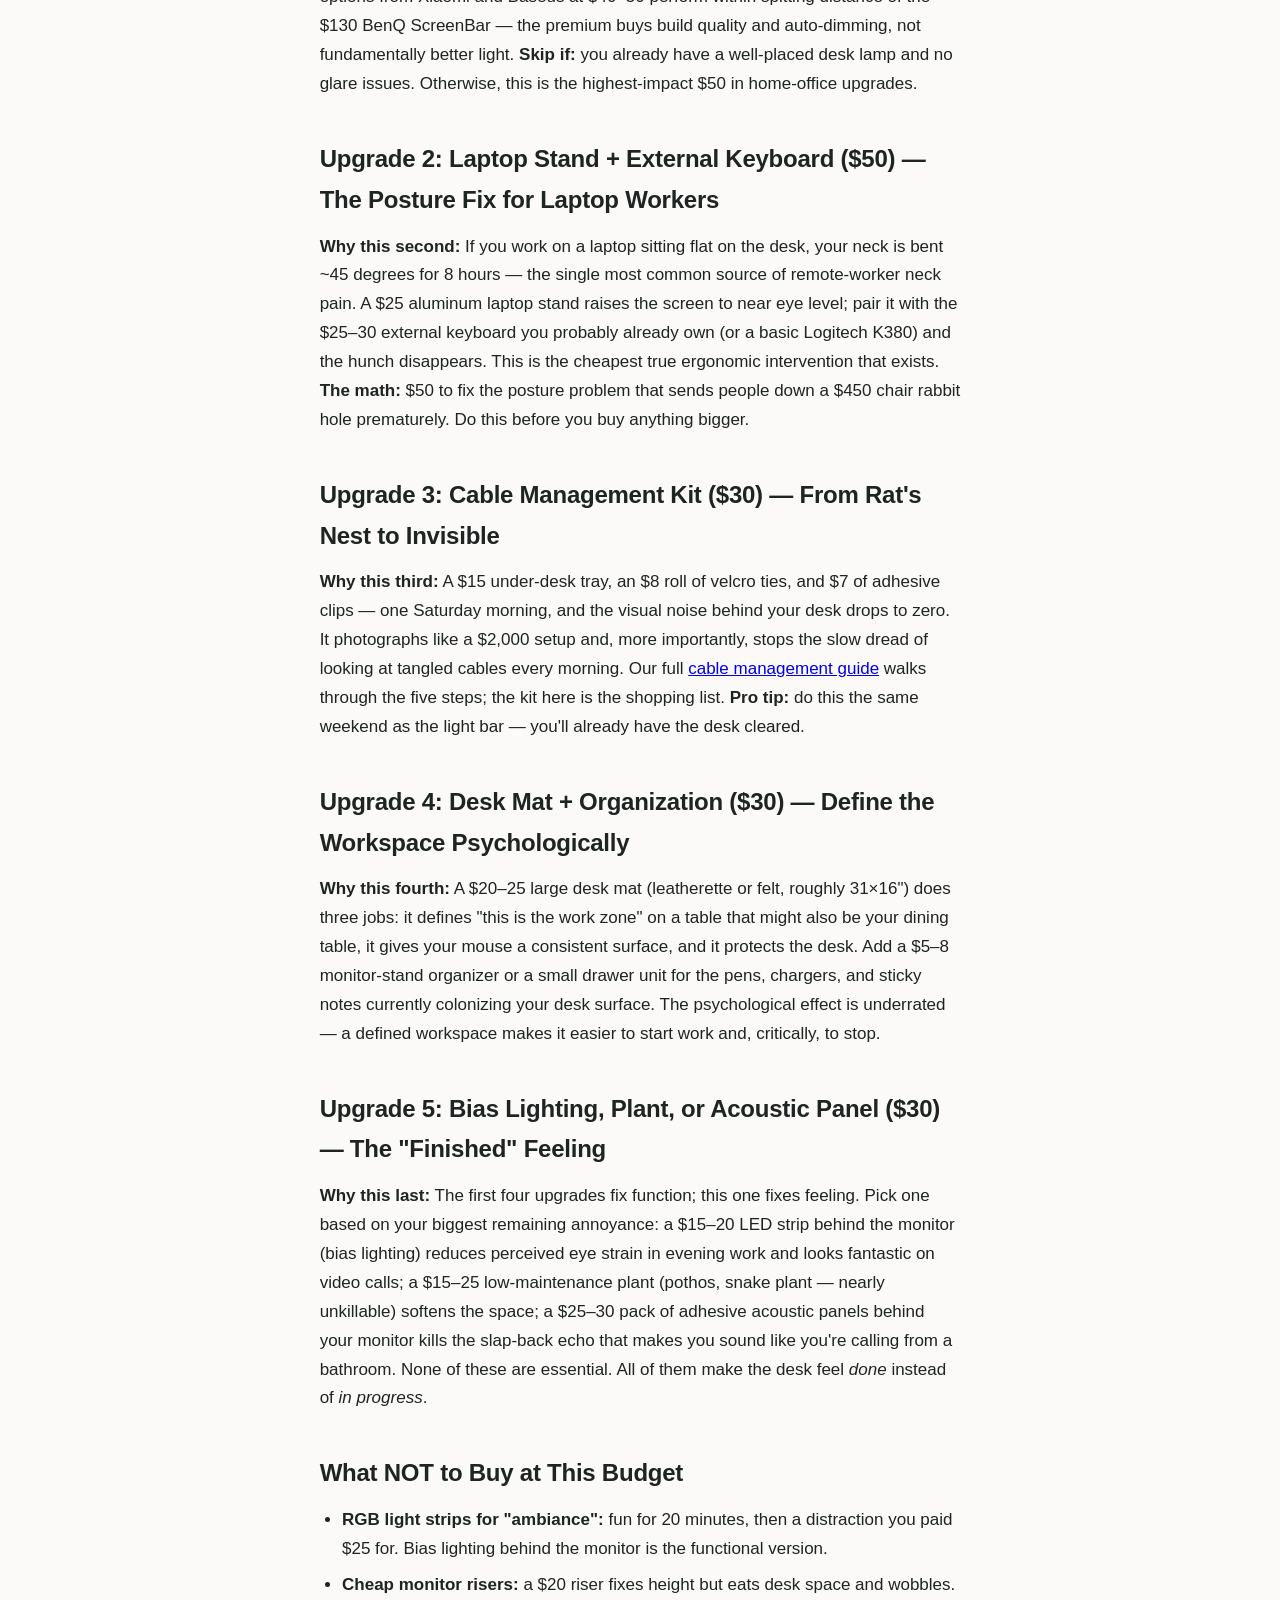
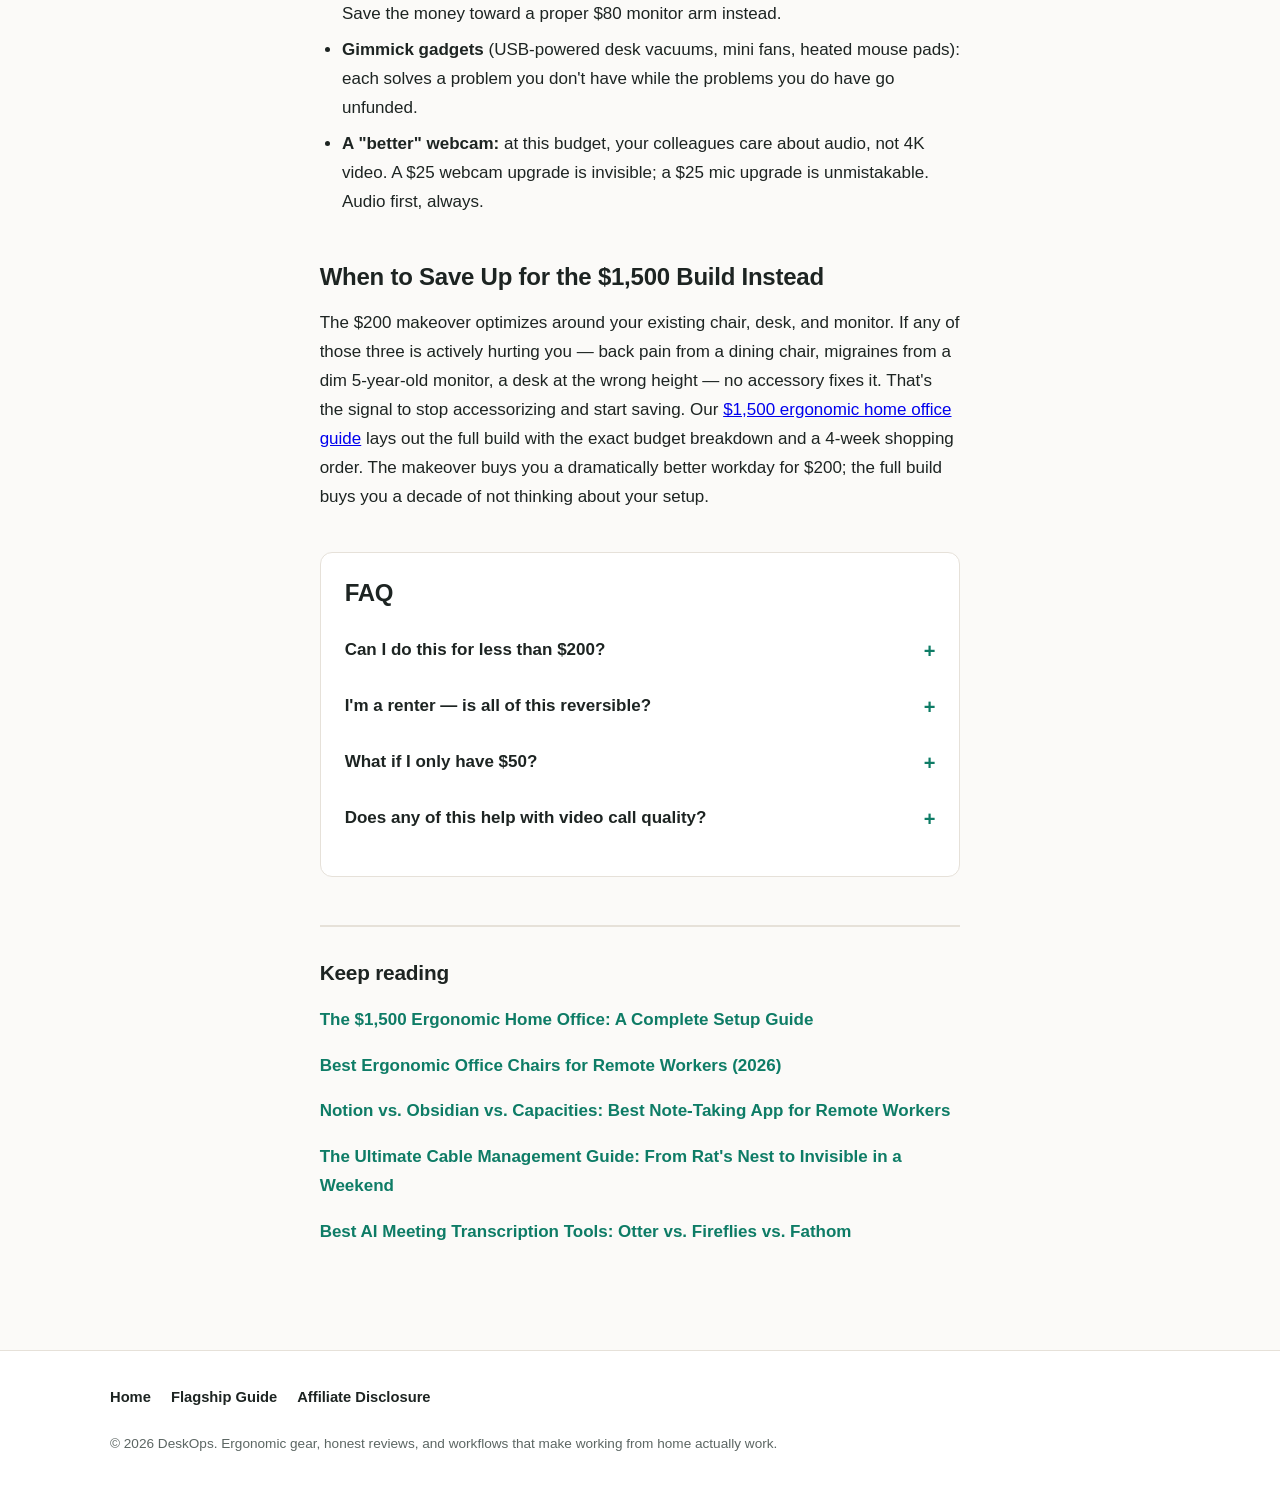
<file: articles/the-200-desk-makeover.html>
<!DOCTYPE html>
<html lang="en">
<head>
  <meta charset="UTF-8">
  <meta name="viewport" content="width=device-width, initial-scale=1.0">
  <title>The $200 Desk Makeover: Maximum Impact, Minimum Spend | DeskOps</title>
  <meta name="description" content="Five sub-$70 upgrades ranked by impact-per-dollar: light bar, laptop stand, cable kit, desk mat, and bias lighting. What to buy, what to skip, and when to save for the full build.">
  <meta property="og:title" content="The $200 Desk Makeover: Maximum Impact, Minimum Spend">
  <meta property="og:description" content="The budget counterpart to our $1,500 flagship: five $40-or-less swaps ranked by impact-per-dollar, what NOT to buy, and when to save up instead.">
  <meta property="og:type" content="article">
  <script>(function(){try{var t=localStorage.getItem("deskops-theme")||(window.matchMedia&&matchMedia("(prefers-color-scheme: dark)").matches?"dark":"light");if(t)document.documentElement.setAttribute("data-theme",t);}catch(e){}})();</script>
  <link rel="stylesheet" href="../styles.css">
  <!-- MEDIVAVINE/JOURNEY: paste ad network script here -->
</head>
<body>
  <header class="site-header">
    <div class="wrap">
      <a class="brand" href="../index.html">
        <span class="brand-mark">D</span>
        <span><span class="brand-name">DeskOps</span><span class="brand-tag">Work from home, done right.</span></span>
      </a>
      <button class="theme-toggle" id="themeToggle" aria-label="Switch to dark mode" aria-pressed="false"><span class="icon-moon" aria-hidden="true">&#9789;</span><span class="icon-sun" aria-hidden="true">&#9728;</span></button>
      <button class="nav-toggle" aria-label="Toggle navigation" aria-expanded="false" aria-controls="mainNav" onclick="var n=document.getElementById('mainNav');this.setAttribute('aria-expanded',n.classList.toggle('open'))">&#9776;</button>
      <nav class="main-nav" id="mainNav" aria-label="Main navigation">
        <ul>
          <li><a href="../index.html">Home</a></li>
          <li><a href="../disclosure.html">Disclosure</a></li>
        <li class="nav-search"><form class="site-search" role="search" aria-label="Site search"><input type="search" placeholder="Search guides&hellip;" aria-label="Search articles"><ul class="search-results" hidden></ul></form></li>
        </ul>
      </nav>
    </div>
  </header>

  <main>
    <div class="prose">
      <article>
        <p class="breadcrumb"><a href="../index.html">&larr; Back to DeskOps home</a></p>
        <h1>The $200 Desk Makeover: Maximum Impact, Minimum Spend</h1>
        <p class="article-meta"><span class="byline">By DeskOps Team</span> &middot; Published September 26, 2026 &middot; 8 min read</p>
        <div class="disclosure-note">DeskOps is reader-supported. When you buy through links on this page, we may earn a commission at no extra cost to you. Read our full <a href="../disclosure.html">affiliate disclosure</a>.</div>

        <p>Not everyone has $1,500 and a stipend deadline. If your budget is two hundred bucks and your desk currently looks like a crime scene, this is your guide: five upgrades, each $70 or less, ranked strictly by impact-per-dollar. No furniture gets replaced, nothing requires tools beyond a screwdriver, and every pick earns its place by fixing something you feel every workday.</p>

        <h2>The Ground Rules</h2>
        <ul>
          <li><strong>$200 hard cap</strong> — street prices as of late 2026, tax and shipping included where possible.</li>
          <li><strong>No furniture replaced</strong> — same desk, same chair, same monitor. We're optimizing around them.</li>
          <li><strong>Ranked by impact-per-dollar</strong> — upgrade #1 first, even if you only ever do one.</li>
          <li><strong>Everything reversible</strong> — renter-friendly, no drilling required (one optional screw noted).</li>
        </ul>

        <h2>Upgrade 1: Monitor Light Bar ($40–70) — The Biggest Visual + Eye-Strain Win</h2>
        <p><strong>Why this first:</strong> Most home offices are lit like interrogation rooms — a ceiling light behind you casting screen glare, or a desk lamp eating a square foot of desk. A monitor light bar clamps to the top of your display and throws asymmetric light down onto the desk and keyboard with zero screen glare and zero footprint. The effect is immediate: less eye fatigue by 4pm, and your desk instantly looks intentional. Budget options from Xiaomi and Baseus at $40–50 perform within spitting distance of the $130 BenQ ScreenBar — the premium buys build quality and auto-dimming, not fundamentally better light. <strong>Skip if:</strong> you already have a well-placed desk lamp and no glare issues. Otherwise, this is the highest-impact $50 in home-office upgrades.</p>

        <!-- AFFILIATE: Amazon Associates links for budget monitor light bars (Xiaomi, Baseus) and the premium BenQ ScreenBar. Highest-priority CTA on this page — impulse price point. -->

        <h2>Upgrade 2: Laptop Stand + External Keyboard ($50) — The Posture Fix for Laptop Workers</h2>
        <p><strong>Why this second:</strong> If you work on a laptop sitting flat on the desk, your neck is bent ~45 degrees for 8 hours — the single most common source of remote-worker neck pain. A $25 aluminum laptop stand raises the screen to near eye level; pair it with the $25–30 external keyboard you probably already own (or a basic Logitech K380) and the hunch disappears. This is the cheapest true ergonomic intervention that exists. <strong>The math:</strong> $50 to fix the posture problem that sends people down a $450 chair rabbit hole prematurely. Do this before you buy anything bigger.</p>

        <h2>Upgrade 3: Cable Management Kit ($30) — From Rat's Nest to Invisible</h2>
        <p><strong>Why this third:</strong> A $15 under-desk tray, an $8 roll of velcro ties, and $7 of adhesive clips — one Saturday morning, and the visual noise behind your desk drops to zero. It photographs like a $2,000 setup and, more importantly, stops the slow dread of looking at tangled cables every morning. Our full <a href="ultimate-cable-management-guide.html">cable management guide</a> walks through the five steps; the kit here is the shopping list. <strong>Pro tip:</strong> do this the same weekend as the light bar — you'll already have the desk cleared.</p>

        <!-- AFFILIATE: Amazon Associates "kit" bundle links — tray, velcro ties, adhesive clips. Classic add-on purchases with high conversion. -->

        <h2>Upgrade 4: Desk Mat + Organization ($30) — Define the Workspace Psychologically</h2>
        <p><strong>Why this fourth:</strong> A $20–25 large desk mat (leatherette or felt, roughly 31×16") does three jobs: it defines "this is the work zone" on a table that might also be your dining table, it gives your mouse a consistent surface, and it protects the desk. Add a $5–8 monitor-stand organizer or a small drawer unit for the pens, chargers, and sticky notes currently colonizing your desk surface. The psychological effect is underrated — a defined workspace makes it easier to start work and, critically, to stop.</p>

        <h2>Upgrade 5: Bias Lighting, Plant, or Acoustic Panel ($30) — The "Finished" Feeling</h2>
        <p><strong>Why this last:</strong> The first four upgrades fix function; this one fixes feeling. Pick one based on your biggest remaining annoyance: a $15–20 LED strip behind the monitor (bias lighting) reduces perceived eye strain in evening work and looks fantastic on video calls; a $15–25 low-maintenance plant (pothos, snake plant — nearly unkillable) softens the space; a $25–30 pack of adhesive acoustic panels behind your monitor kills the slap-back echo that makes you sound like you're calling from a bathroom. None of these are essential. All of them make the desk feel <em>done</em> instead of <em>in progress</em>.</p>

        <!-- AFFILIATE: Amazon Associates links for LED bias-lighting strips, acoustic panel packs. Lower-priority, gift-guide-adjacent items. -->

        <h2>What NOT to Buy at This Budget</h2>
        <ul>
          <li><strong>RGB light strips for "ambiance":</strong> fun for 20 minutes, then a distraction you paid $25 for. Bias lighting behind the monitor is the functional version.</li>
          <li><strong>Cheap monitor risers:</strong> a $20 riser fixes height but eats desk space and wobbles. Save the money toward a proper $80 monitor arm instead.</li>
          <li><strong>Gimmick gadgets</strong> (USB-powered desk vacuums, mini fans, heated mouse pads): each solves a problem you don't have while the problems you do have go unfunded.</li>
          <li><strong>A "better" webcam:</strong> at this budget, your colleagues care about audio, not 4K video. A $25 webcam upgrade is invisible; a $25 mic upgrade is unmistakable. Audio first, always.</li>
        </ul>

        <h2>When to Save Up for the $1,500 Build Instead</h2>
        <p>The $200 makeover optimizes around your existing chair, desk, and monitor. If any of those three is actively hurting you — back pain from a dining chair, migraines from a dim 5-year-old monitor, a desk at the wrong height — no accessory fixes it. That's the signal to stop accessorizing and start saving. Our <a href="the-1500-ergonomic-home-office.html">$1,500 ergonomic home office guide</a> lays out the full build with the exact budget breakdown and a 4-week shopping order. The makeover buys you a dramatically better workday for $200; the full build buys you a decade of not thinking about your setup.</p>

        <div class="faq">
          <h2>FAQ</h2>
          <dl>
            <dt>Can I do this for less than $200?</dt>
            <dd>Yes — upgrades 1–3 (light bar, laptop stand + keyboard, cable kit) total ~$120–150 and deliver roughly 80% of the impact. Upgrades 4 and 5 are polish; skip them guilt-free if the budget is tight.</dd>
            <dt>I'm a renter — is all of this reversible?</dt>
            <dd>Yes. The light bar clamps on, the stand sits on the desk, the tray can clamp instead of screw, and adhesive clips remove cleanly with heat from a hair dryer. Nothing here touches your security deposit.</dd>
            <dt>What if I only have $50?</dt>
            <dd>Buy the laptop stand ($25) and a pack of velcro ties ($8), and spend the rest on a used external keyboard. Posture fix plus cable sanity for under fifty bucks.</dd>
            <dt>Does any of this help with video call quality?</dt>
            <dd>The light bar does — even, front-facing light is the cheapest camera upgrade there is. For audio, add a $25–40 USB mic before touching the camera; see our flagship guide's audio section.</dd>
          </dl>
        </div>

        <section class="keep-reading" aria-label="Keep reading">
          <h2>Keep reading</h2>
          <ul>
            <li><a href="the-1500-ergonomic-home-office.html">The $1,500 Ergonomic Home Office: A Complete Setup Guide</a></li>
            <li><a href="best-ergonomic-office-chairs-remote-workers.html">Best Ergonomic Office Chairs for Remote Workers (2026)</a></li>
            <li><a href="notion-vs-obsidian-vs-capacities.html">Notion vs. Obsidian vs. Capacities: Best Note-Taking App for Remote Workers</a></li>
            <li><a href="ultimate-cable-management-guide.html">The Ultimate Cable Management Guide: From Rat's Nest to Invisible in a Weekend</a></li>
            <li><a href="best-ai-meeting-transcription-tools.html">Best AI Meeting Transcription Tools: Otter vs. Fireflies vs. Fathom</a></li>
          </ul>
        </section>
      </article>
    </div>
  </main>

  <footer class="site-footer">
    <div class="wrap">
      <nav class="footer-nav" aria-label="Footer navigation">
        <ul>
          <li><a href="../index.html">Home</a></li>
          <li><a href="the-1500-ergonomic-home-office.html">Flagship Guide</a></li>
          <li><a href="../disclosure.html">Affiliate Disclosure</a></li>
        </ul>
      </nav>
      <p class="copyright">&copy; 2026 DeskOps. Ergonomic gear, honest reviews, and workflows that make working from home actually work.</p>
    </div>
  </footer>
  <script src="../assets/site.js" defer></script>
</body>
</html>
</file>
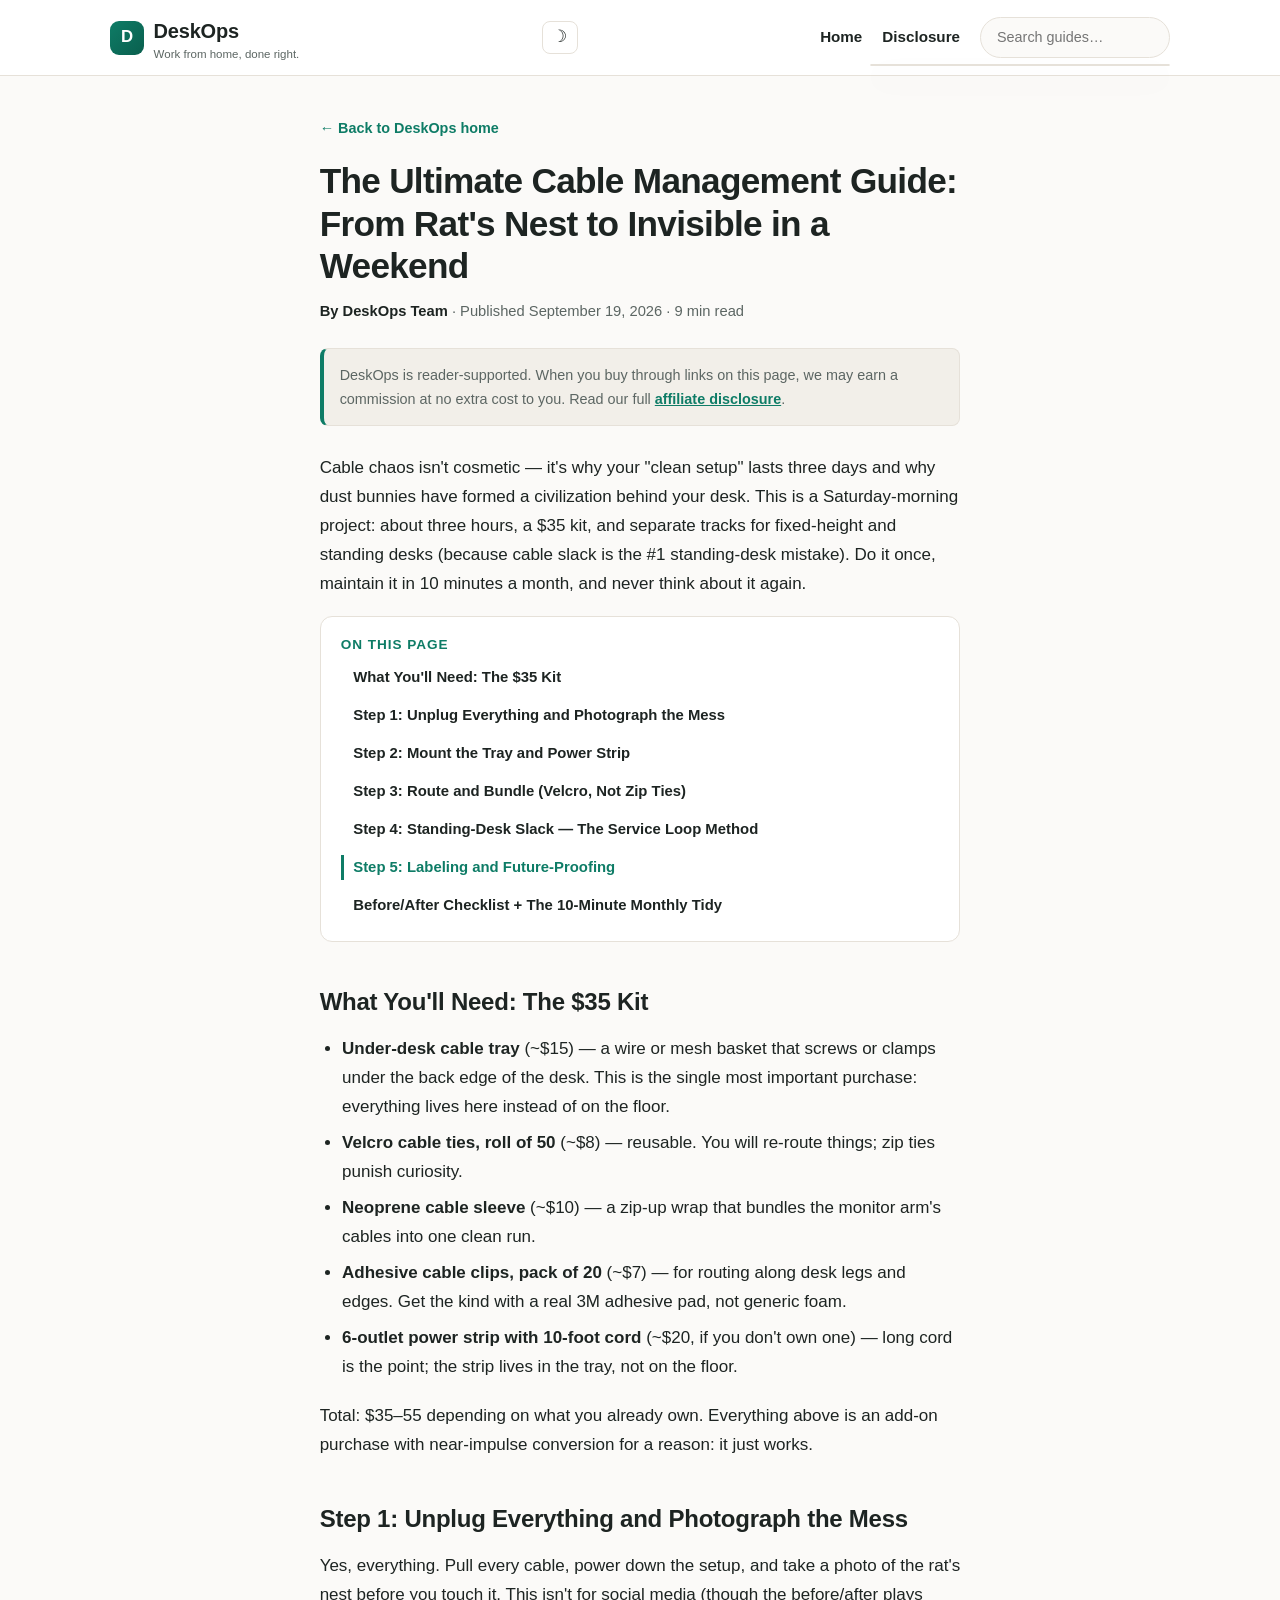
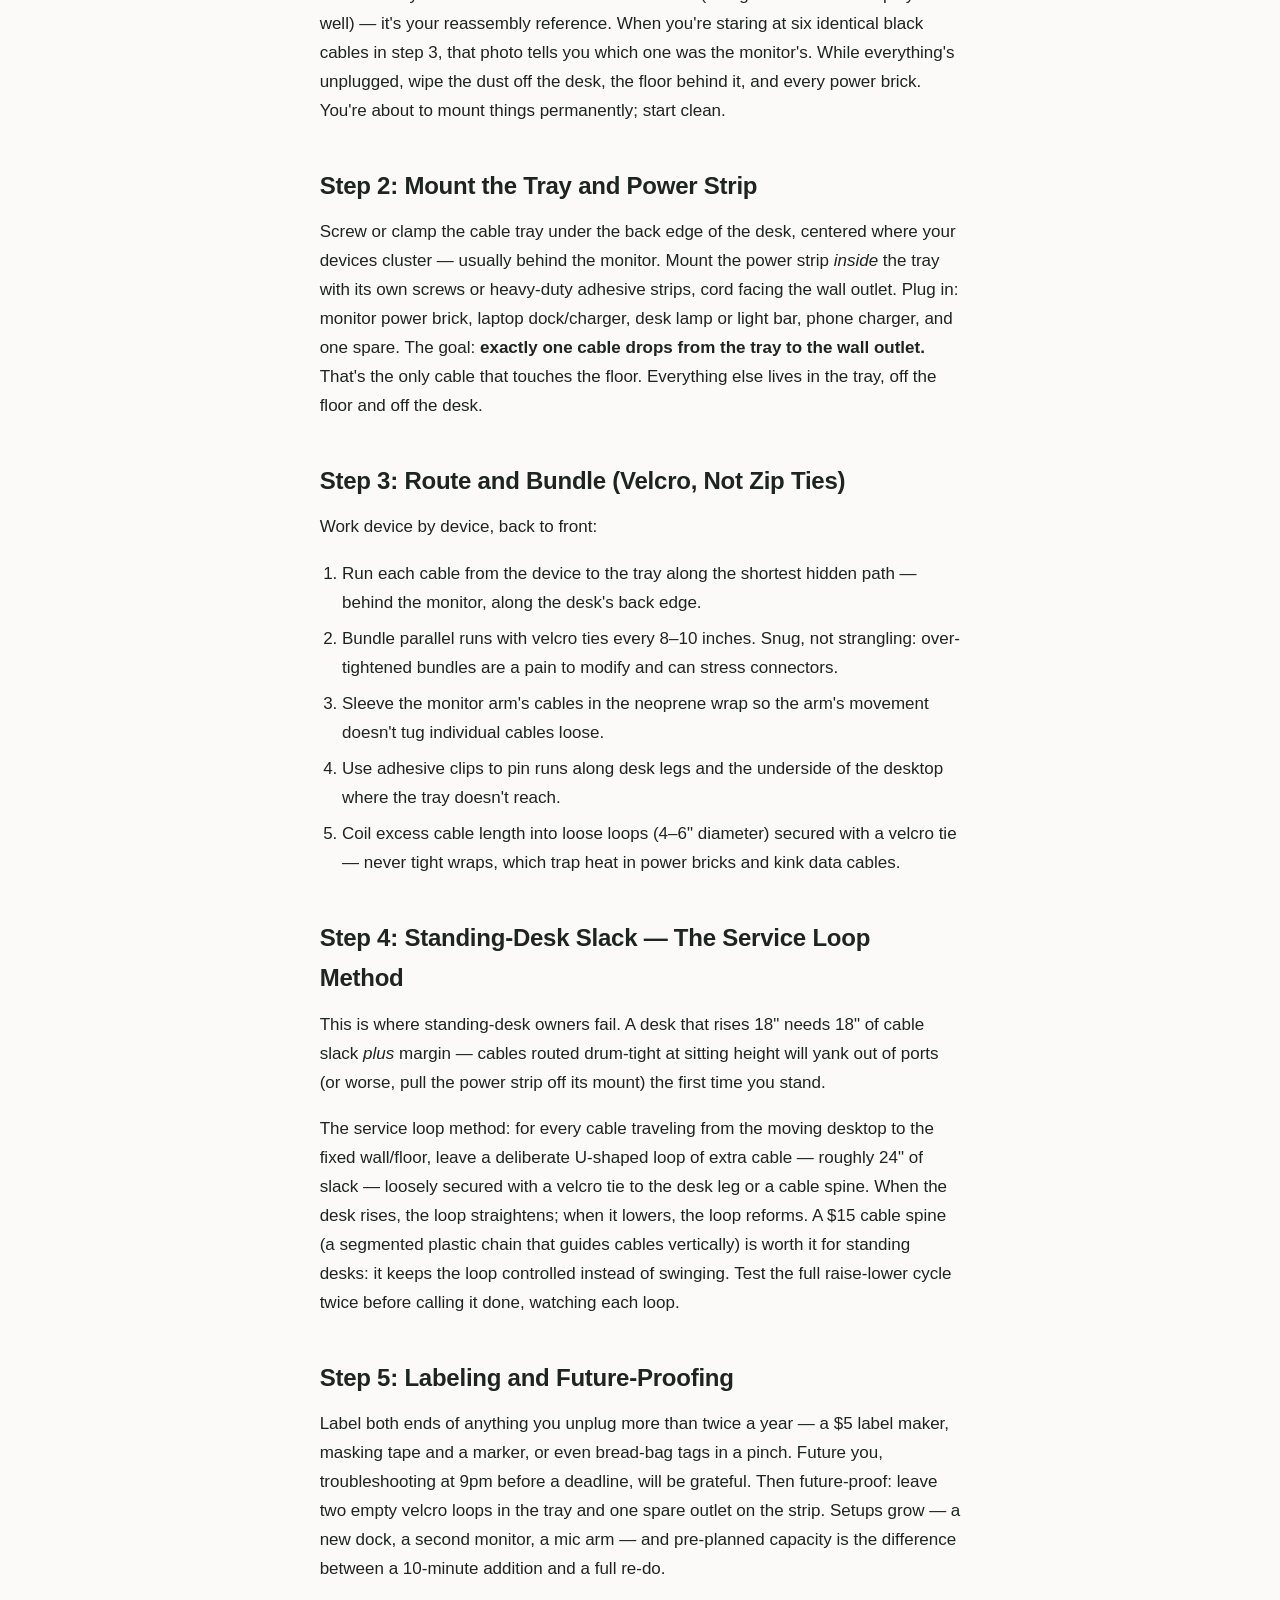
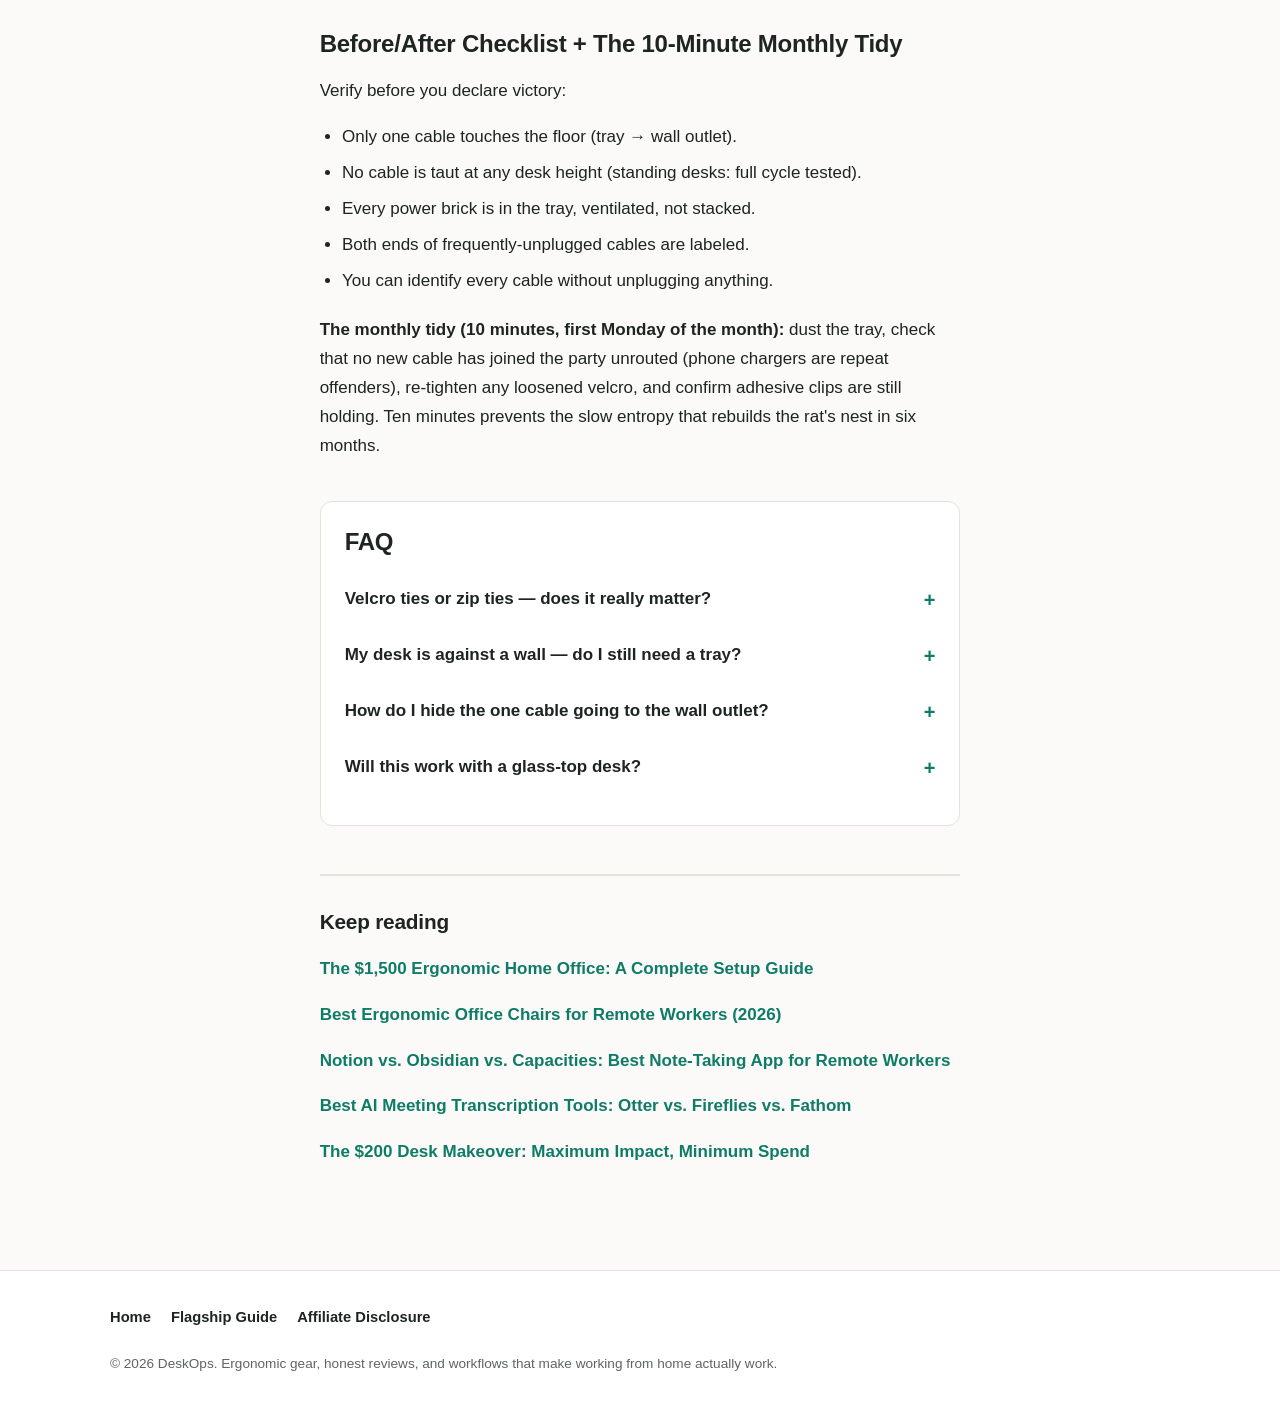
<file: articles/ultimate-cable-management-guide.html>
<!DOCTYPE html>
<html lang="en">
<head>
  <meta charset="UTF-8">
  <meta name="viewport" content="width=device-width, initial-scale=1.0">
  <title>The Ultimate Cable Management Guide: From Rat's Nest to Invisible in a Weekend | DeskOps</title>
  <meta name="description" content="A Saturday-morning cable management project for $35: the exact kit, 5 steps for fixed and standing desks, the service-loop method, and a maintenance routine that keeps it tidy.">
  <meta property="og:title" content="The Ultimate Cable Management Guide: From Rat's Nest to Invisible in a Weekend">
  <meta property="og:description" content="$35 kit, 5 steps, one Saturday morning. Separate tracks for fixed vs. standing desks, plus the 10-minute monthly tidy that keeps it invisible.">
  <meta property="og:type" content="article">
  <script>(function(){try{var t=localStorage.getItem("deskops-theme")||(window.matchMedia&&matchMedia("(prefers-color-scheme: dark)").matches?"dark":"light");if(t)document.documentElement.setAttribute("data-theme",t);}catch(e){}})();</script>
  <link rel="stylesheet" href="../styles.css">
  <!-- MEDIVAVINE/JOURNEY: paste ad network script here -->
</head>
<body>
  <header class="site-header">
    <div class="wrap">
      <a class="brand" href="../index.html">
        <span class="brand-mark">D</span>
        <span><span class="brand-name">DeskOps</span><span class="brand-tag">Work from home, done right.</span></span>
      </a>
      <button class="theme-toggle" id="themeToggle" aria-label="Switch to dark mode" aria-pressed="false"><span class="icon-moon" aria-hidden="true">&#9789;</span><span class="icon-sun" aria-hidden="true">&#9728;</span></button>
      <button class="nav-toggle" aria-label="Toggle navigation" aria-expanded="false" aria-controls="mainNav" onclick="var n=document.getElementById('mainNav');this.setAttribute('aria-expanded',n.classList.toggle('open'))">&#9776;</button>
      <nav class="main-nav" id="mainNav" aria-label="Main navigation">
        <ul>
          <li><a href="../index.html">Home</a></li>
          <li><a href="../disclosure.html">Disclosure</a></li>
        <li class="nav-search"><form class="site-search" role="search" aria-label="Site search"><input type="search" placeholder="Search guides&hellip;" aria-label="Search articles"><ul class="search-results" hidden></ul></form></li>
        </ul>
      </nav>
    </div>
  </header>

  <main>
    <div class="prose">
      <article>
        <p class="breadcrumb"><a href="../index.html">&larr; Back to DeskOps home</a></p>
        <h1>The Ultimate Cable Management Guide: From Rat's Nest to Invisible in a Weekend</h1>
        <p class="article-meta"><span class="byline">By DeskOps Team</span> &middot; Published September 19, 2026 &middot; 9 min read</p>
        <div class="disclosure-note">DeskOps is reader-supported. When you buy through links on this page, we may earn a commission at no extra cost to you. Read our full <a href="../disclosure.html">affiliate disclosure</a>.</div>

        <p>Cable chaos isn't cosmetic — it's why your "clean setup" lasts three days and why dust bunnies have formed a civilization behind your desk. This is a Saturday-morning project: about three hours, a $35 kit, and separate tracks for fixed-height and standing desks (because cable slack is the #1 standing-desk mistake). Do it once, maintain it in 10 minutes a month, and never think about it again.</p>

        <h2>What You'll Need: The $35 Kit</h2>
        <ul>
          <li><strong>Under-desk cable tray</strong> (~$15) — a wire or mesh basket that screws or clamps under the back edge of the desk. This is the single most important purchase: everything lives here instead of on the floor.</li>
          <li><strong>Velcro cable ties, roll of 50</strong> (~$8) — reusable. You will re-route things; zip ties punish curiosity.</li>
          <li><strong>Neoprene cable sleeve</strong> (~$10) — a zip-up wrap that bundles the monitor arm's cables into one clean run.</li>
          <li><strong>Adhesive cable clips, pack of 20</strong> (~$7) — for routing along desk legs and edges. Get the kind with a real 3M adhesive pad, not generic foam.</li>
          <li><strong>6-outlet power strip with 10-foot cord</strong> (~$20, if you don't own one) — long cord is the point; the strip lives in the tray, not on the floor.</li>
        </ul>
        <p>Total: $35–55 depending on what you already own. Everything above is an add-on purchase with near-impulse conversion for a reason: it just works.</p>

        <!-- AFFILIATE: Amazon Associates "kit" bundling — cable tray + velcro tie roll + neoprene sleeve + adhesive clips as a linked shopping list. High-conversion add-on purchases. -->

        <h2>Step 1: Unplug Everything and Photograph the Mess</h2>
        <p>Yes, everything. Pull every cable, power down the setup, and take a photo of the rat's nest before you touch it. This isn't for social media (though the before/after plays well) — it's your reassembly reference. When you're staring at six identical black cables in step 3, that photo tells you which one was the monitor's. While everything's unplugged, wipe the dust off the desk, the floor behind it, and every power brick. You're about to mount things permanently; start clean.</p>

        <h2>Step 2: Mount the Tray and Power Strip</h2>
        <p>Screw or clamp the cable tray under the back edge of the desk, centered where your devices cluster — usually behind the monitor. Mount the power strip <em>inside</em> the tray with its own screws or heavy-duty adhesive strips, cord facing the wall outlet. Plug in: monitor power brick, laptop dock/charger, desk lamp or light bar, phone charger, and one spare. The goal: <strong>exactly one cable drops from the tray to the wall outlet.</strong> That's the only cable that touches the floor. Everything else lives in the tray, off the floor and off the desk.</p>

        <h2>Step 3: Route and Bundle (Velcro, Not Zip Ties)</h2>
        <p>Work device by device, back to front:</p>
        <ol>
          <li>Run each cable from the device to the tray along the shortest hidden path — behind the monitor, along the desk's back edge.</li>
          <li>Bundle parallel runs with velcro ties every 8–10 inches. Snug, not strangling: over-tightened bundles are a pain to modify and can stress connectors.</li>
          <li>Sleeve the monitor arm's cables in the neoprene wrap so the arm's movement doesn't tug individual cables loose.</li>
          <li>Use adhesive clips to pin runs along desk legs and the underside of the desktop where the tray doesn't reach.</li>
          <li>Coil excess cable length into loose loops (4–6" diameter) secured with a velcro tie — never tight wraps, which trap heat in power bricks and kink data cables.</li>
        </ol>

        <h2>Step 4: Standing-Desk Slack — The Service Loop Method</h2>
        <p>This is where standing-desk owners fail. A desk that rises 18" needs 18" of cable slack <em>plus</em> margin — cables routed drum-tight at sitting height will yank out of ports (or worse, pull the power strip off its mount) the first time you stand.</p>
        <p>The service loop method: for every cable traveling from the moving desktop to the fixed wall/floor, leave a deliberate U-shaped loop of extra cable — roughly 24" of slack — loosely secured with a velcro tie to the desk leg or a cable spine. When the desk rises, the loop straightens; when it lowers, the loop reforms. A $15 cable spine (a segmented plastic chain that guides cables vertically) is worth it for standing desks: it keeps the loop controlled instead of swinging. Test the full raise-lower cycle twice before calling it done, watching each loop.</p>

        <h2>Step 5: Labeling and Future-Proofing</h2>
        <p>Label both ends of anything you unplug more than twice a year — a $5 label maker, masking tape and a marker, or even bread-bag tags in a pinch. Future you, troubleshooting at 9pm before a deadline, will be grateful. Then future-proof: leave two empty velcro loops in the tray and one spare outlet on the strip. Setups grow — a new dock, a second monitor, a mic arm — and pre-planned capacity is the difference between a 10-minute addition and a full re-do.</p>

        <h2>Before/After Checklist + The 10-Minute Monthly Tidy</h2>
        <p>Verify before you declare victory:</p>
        <ul>
          <li>Only one cable touches the floor (tray → wall outlet).</li>
          <li>No cable is taut at any desk height (standing desks: full cycle tested).</li>
          <li>Every power brick is in the tray, ventilated, not stacked.</li>
          <li>Both ends of frequently-unplugged cables are labeled.</li>
          <li>You can identify every cable without unplugging anything.</li>
        </ul>
        <p><strong>The monthly tidy (10 minutes, first Monday of the month):</strong> dust the tray, check that no new cable has joined the party unrouted (phone chargers are repeat offenders), re-tighten any loosened velcro, and confirm adhesive clips are still holding. Ten minutes prevents the slow entropy that rebuilds the rat's nest in six months.</p>

        <!-- AFFILIATE: Inline promo for the $19 "Small-Space Desk Blueprints" digital product — measured layout diagrams pair naturally with cable routing plans. -->

        <div class="faq">
          <h2>FAQ</h2>
          <dl>
            <dt>Velcro ties or zip ties — does it really matter?</dt>
            <dd>Yes. You'll re-route cables more often than you think (new gear, troubleshooting, moving). Zip ties have to be cut and replaced each time; velcro ties open and close in seconds. Buy the roll of 50 once and you'll use them for years.</dd>
            <dt>My desk is against a wall — do I still need a tray?</dt>
            <dd>More so, actually. Against-the-wall desks hide the mess from view, which means it grows unchecked until something fails. The tray keeps bricks ventilated and accessible even when you can't see behind the desk.</dd>
            <dt>How do I hide the one cable going to the wall outlet?</dt>
            <dd>A paintable cord cover ($10–12) runs from the tray down to the outlet and blends into the wall. For renters, adhesive-backed covers remove cleanly. It's the finishing touch, not the foundation — do the tray first.</dd>
            <dt>Will this work with a glass-top desk?</dt>
            <dd>With adjustments: skip screw-mounted trays (use clamp-on or heavy-duty adhesive), and run an adhesive cable raceway along the back edge instead of relying on the tray alone. Glass shows everything, so the sleeve-and-bundle steps matter even more.</dd>
          </dl>
        </div>

        <section class="keep-reading" aria-label="Keep reading">
          <h2>Keep reading</h2>
          <ul>
            <li><a href="the-1500-ergonomic-home-office.html">The $1,500 Ergonomic Home Office: A Complete Setup Guide</a></li>
            <li><a href="best-ergonomic-office-chairs-remote-workers.html">Best Ergonomic Office Chairs for Remote Workers (2026)</a></li>
            <li><a href="notion-vs-obsidian-vs-capacities.html">Notion vs. Obsidian vs. Capacities: Best Note-Taking App for Remote Workers</a></li>
            <li><a href="best-ai-meeting-transcription-tools.html">Best AI Meeting Transcription Tools: Otter vs. Fireflies vs. Fathom</a></li>
            <li><a href="the-200-desk-makeover.html">The $200 Desk Makeover: Maximum Impact, Minimum Spend</a></li>
          </ul>
        </section>
      </article>
    </div>
  </main>

  <footer class="site-footer">
    <div class="wrap">
      <nav class="footer-nav" aria-label="Footer navigation">
        <ul>
          <li><a href="../index.html">Home</a></li>
          <li><a href="the-1500-ergonomic-home-office.html">Flagship Guide</a></li>
          <li><a href="../disclosure.html">Affiliate Disclosure</a></li>
        </ul>
      </nav>
      <p class="copyright">&copy; 2026 DeskOps. Ergonomic gear, honest reviews, and workflows that make working from home actually work.</p>
    </div>
  </footer>
  <script src="../assets/site.js" defer></script>
</body>
</html>
</file>
<file: styles.css>
/* DeskOps — editorial blog styles. Mobile-first, no frameworks. */
:root {
  --accent: #0e7c66;
  --accent-dark: #0a5f4e;
  --ink: #1d2422;
  --muted: #5c6663;
  --paper: #fbfaf8;
  --card: #ffffff;
  --line: #e6e1d9;
  --soft: #f2efe9;
  --radius: 12px;
  --maxw: 72ch;
}

* { box-sizing: border-box; }

html { -webkit-text-size-adjust: 100%; }

body {
  margin: 0;
  font-family: -apple-system, BlinkMacSystemFont, "Segoe UI", Inter, Roboto,
    "Helvetica Neue", Arial, sans-serif;
  color: var(--ink);
  background: var(--paper);
  line-height: 1.7;
  font-size: 1.0625rem;
}

/* ---------- Header & nav ---------- */
.site-header {
  border-bottom: 1px solid var(--line);
  background: var(--card);
  position: sticky;
  top: 0;
  z-index: 50;
}
.site-header .wrap {
  display: flex;
  align-items: center;
  justify-content: space-between;
  gap: 1rem;
  padding: 0.85rem 1.25rem;
  max-width: 1100px;
  margin: 0 auto;
}
.brand { text-decoration: none; color: var(--ink); display: flex; align-items: center; gap: 0.6rem; }
.brand-mark {
  width: 34px; height: 34px; border-radius: 9px; flex: 0 0 34px;
  background: linear-gradient(135deg, var(--accent), var(--accent-dark));
  display: inline-flex; align-items: center; justify-content: center;
  color: #fff; font-weight: 800; font-size: 1.05rem;
}
.brand-name { font-weight: 800; font-size: 1.25rem; letter-spacing: -0.01em; }
.brand-tag { display: block; font-size: 0.72rem; color: var(--muted); font-weight: 400; line-height: 1.2; }

.main-nav ul {
  list-style: none; margin: 0; padding: 0;
  display: flex; gap: 1.25rem; align-items: center;
}
.main-nav a { text-decoration: none; color: var(--ink); font-weight: 600; font-size: 0.95rem; }
.main-nav a:hover { color: var(--accent); }
.nav-toggle {
  display: none;
  background: none; border: 1px solid var(--line); border-radius: 8px;
  padding: 0.45rem 0.65rem; font-size: 1.1rem; cursor: pointer; color: var(--ink);
}

/* ---------- Layout ---------- */
.wrap { max-width: 1100px; margin: 0 auto; padding: 0 1.25rem; }
main { display: block; }
.prose { max-width: var(--maxw); margin: 0 auto; padding: 2.5rem 1.25rem 3rem; }

/* ---------- Hero ---------- */
.hero {
  background: linear-gradient(180deg, #eef6f3 0%, var(--paper) 100%);
  border-bottom: 1px solid var(--line);
  padding: 3.5rem 0 3rem;
  text-align: left;
}
.hero .kicker {
  color: var(--accent); font-weight: 700; text-transform: uppercase;
  letter-spacing: 0.08em; font-size: 0.8rem; margin: 0 0 0.75rem;
}
.hero h1 { font-size: 2.6rem; line-height: 1.12; margin: 0 0 0.75rem; letter-spacing: -0.02em; }
.hero .tagline { font-size: 1.25rem; color: var(--muted); margin: 0 0 1rem; max-width: 44ch; }
.hero .pitch { max-width: 62ch; margin: 0; color: var(--ink); }

.card { position: relative; overflow: hidden; }
.card-art {
  margin: -1.35rem -1.35rem 0.1rem;
  border-radius: var(--radius) var(--radius) 0 0;
  min-height: 118px;
  display: flex; align-items: flex-end;
  padding: 0.85rem 1.1rem;
  color: #fff; font-weight: 800; font-size: 0.82rem;
  text-transform: uppercase; letter-spacing: 0.07em;
  background: linear-gradient(135deg, var(--accent), var(--accent-dark));
}
.card-art span { text-shadow: 0 1px 3px rgba(0,0,0,0.35); }
.card-art.variant-1 { background: linear-gradient(135deg, #0e7c66, #074a3d); }
.card-art.variant-2 { background: linear-gradient(135deg, #2e6e8e, #1b4258); }
.card-art.variant-3 { background: linear-gradient(135deg, #33646b, #1e3d44); }
.card-art.variant-4 { background: linear-gradient(135deg, #6d5aa5, #453a6e); }
.card-art.variant-5 { background: linear-gradient(135deg, #8a6a2f, #5c451c); }
.card-art.variant-6 { background: linear-gradient(135deg, #4a7d5b, #2e523b); }
.card-art.variant-7 { background: linear-gradient(135deg, #93505a, #613238); }

/* ---------- Focus visibility (keyboard accessibility) ---------- */
a:focus-visible, button:focus-visible {
  outline: 3px solid var(--accent);
  outline-offset: 2px;
  border-radius: 4px;
}

/* ---------- Cards (continued) ---------- */
.section { padding: 2.75rem 0; }
.section-title { font-size: 1.4rem; margin: 0 0 1.25rem; letter-spacing: -0.01em; }
.card-grid {
  display: grid; gap: 1.25rem;
  grid-template-columns: repeat(auto-fill, minmax(280px, 1fr));
}
.card {
  background: var(--card); border: 1px solid var(--line); border-radius: var(--radius);
  padding: 1.35rem; display: flex; flex-direction: column; gap: 0.6rem;
  transition: transform 0.15s ease, box-shadow 0.15s ease;
}
.card:hover { transform: translateY(-2px); box-shadow: 0 8px 24px rgba(14,124,102,0.10); }
.card .pillar { font-size: 0.72rem; text-transform: uppercase; letter-spacing: 0.07em; color: var(--accent); font-weight: 700; margin: 0; }
.card h3 { margin: 0; font-size: 1.12rem; line-height: 1.35; }
.card h3 a { color: var(--ink); text-decoration: none; }
.card h3 a:hover { color: var(--accent); }
.card p { margin: 0; color: var(--muted); font-size: 0.95rem; }
.card .read-more { margin-top: auto; font-weight: 700; color: var(--accent); text-decoration: none; font-size: 0.95rem; }

.featured {
  background: var(--card); border: 2px solid var(--accent); border-radius: var(--radius);
  padding: 1.75rem; display: grid; gap: 1rem; grid-template-columns: 1fr;
}
.featured .flag { color: var(--accent); font-weight: 800; text-transform: uppercase; letter-spacing: 0.08em; font-size: 0.78rem; }
.featured h2 { margin: 0; font-size: 1.7rem; line-height: 1.25; letter-spacing: -0.01em; }
.featured h2 a { color: var(--ink); text-decoration: none; }
.featured h2 a:hover { color: var(--accent); }
.featured p { margin: 0; color: var(--muted); }

.btn {
  display: inline-block; background: var(--accent); color: #fff; font-weight: 700;
  padding: 0.7rem 1.4rem; border-radius: 9px; text-decoration: none; font-size: 1rem;
}
.btn:hover { background: var(--accent-dark); }

/* ---------- Newsletter card ---------- */
.newsletter {
  background: var(--ink); color: #f4f2ed; border-radius: var(--radius);
  padding: 2rem; max-width: 640px;
}
.newsletter h2 { margin: 0 0 0.5rem; font-size: 1.4rem; }
.newsletter p { margin: 0; color: #cfd4d1; }

/* ---------- About / start here ---------- */
.about { background: var(--soft); border-top: 1px solid var(--line); border-bottom: 1px solid var(--line); }
.about h2 { font-size: 1.4rem; margin: 0 0 0.75rem; }
.about p { max-width: 66ch; }

/* ---------- Article pages ---------- */
.breadcrumb { font-size: 0.9rem; margin: 0 0 1.25rem; }
.breadcrumb a { color: var(--accent); text-decoration: none; font-weight: 600; }
.article-meta { color: var(--muted); font-size: 0.92rem; margin: 0.75rem 0 1.5rem; }
.byline { font-weight: 600; color: var(--ink); }
.disclosure-note {
  background: var(--soft); border: 1px solid var(--line); border-left: 4px solid var(--accent);
  border-radius: 8px; padding: 0.85rem 1rem; font-size: 0.9rem; color: var(--muted);
  margin: 0 0 1.75rem;
}
.disclosure-note a { color: var(--accent); font-weight: 600; }

article h1 { font-size: 2.2rem; line-height: 1.2; letter-spacing: -0.02em; margin: 0; }
article h2 { font-size: 1.5rem; margin: 2.5rem 0 0.75rem; letter-spacing: -0.01em; }
article h3 { font-size: 1.15rem; margin: 1.75rem 0 0.5rem; }
article p { margin: 0 0 1.1rem; }
article ul, article ol { margin: 0 0 1.25rem; padding-left: 1.4rem; }
article li { margin-bottom: 0.45rem; }

.verdict {
  background: #eef6f3; border: 1px solid #cfe3dc; border-radius: var(--radius);
  padding: 1rem 1.25rem; margin: 1.25rem 0;
}
.verdict strong { color: var(--accent-dark); }

table { width: 100%; border-collapse: collapse; margin: 1.25rem 0; font-size: 0.93rem; display: block; overflow-x: auto; }
th, td { text-align: left; padding: 0.65rem 0.75rem; border-bottom: 1px solid var(--line); }
th { background: var(--soft); font-weight: 700; white-space: nowrap; }
tr:nth-child(even) td { background: #fdfcfb; }

.faq { background: var(--card); border: 1px solid var(--line); border-radius: var(--radius); padding: 1.25rem 1.5rem; margin: 2.5rem 0; }
.faq h2 { margin-top: 0; }
.faq dt { font-weight: 700; margin: 1rem 0 0.25rem; }
.faq dd { margin: 0 0 0.75rem; color: var(--muted); }

.keep-reading { border-top: 2px solid var(--line); margin-top: 3rem; padding-top: 1.75rem; }
.keep-reading h2 { font-size: 1.3rem; margin: 0 0 1rem; }
.keep-reading ul { list-style: none; padding: 0; margin: 0; display: grid; gap: 0.6rem; }
.keep-reading a { color: var(--accent); font-weight: 600; text-decoration: none; }
.keep-reading a:hover { text-decoration: underline; }

/* Decorative SVG divider used on articles */
.deco { display: block; margin: 2.5rem auto; max-width: 100%; height: auto; }

/* ---------- Footer ---------- */
.site-footer { border-top: 1px solid var(--line); background: var(--card); margin-top: 3rem; }
.site-footer .wrap { padding-top: 2rem; padding-bottom: 2rem; display: grid; gap: 1.25rem; }
.footer-nav ul { list-style: none; margin: 0; padding: 0; display: flex; flex-wrap: wrap; gap: 1.25rem; }
.footer-nav a { color: var(--ink); text-decoration: none; font-weight: 600; font-size: 0.92rem; }
.footer-nav a:hover { color: var(--accent); }
.copyright { color: var(--muted); font-size: 0.85rem; margin: 0; }

/* ---------- Responsive ---------- */
@media (max-width: 720px) {
  .nav-toggle { display: inline-block; }
  .main-nav { display: none; width: 100%; }
  .main-nav.open { display: block; }
  .site-header .wrap { flex-wrap: wrap; }
  .main-nav ul { flex-direction: column; align-items: flex-start; gap: 0.9rem; padding: 1rem 0 0.5rem; }
  .hero h1 { font-size: 2rem; }
  article h1 { font-size: 1.7rem; }
  body { font-size: 1rem; }
}

/* ---------- Header search ---------- */
.site-search { position: relative; }
.site-search input[type="search"] {
  font: inherit; font-size: 0.9rem;
  border: 1px solid var(--line); border-radius: 999px;
  background: var(--paper); color: var(--ink);
  padding: 0.45rem 1rem; width: 190px; max-width: 60vw;
}
.site-search input[type="search"]:focus { outline: 3px solid var(--accent); outline-offset: 1px; border-color: var(--accent); }
.search-results {
  position: absolute; top: calc(100% + 6px); right: 0; z-index: 100;
  list-style: none; margin: 0; padding: 0.4rem;
  background: var(--card); border: 1px solid var(--line); border-radius: var(--radius);
  box-shadow: 0 12px 32px rgba(0,0,0,0.14);
  width: max(300px, 100%); max-width: 88vw;
}
.search-results li { margin: 0; }
.search-results a {
  display: block; padding: 0.55rem 0.7rem; border-radius: 7px;
  color: var(--ink); text-decoration: none; font-size: 0.92rem; font-weight: 600;
}
.search-results a:hover { background: var(--soft); color: var(--accent-dark); }
.search-none { padding: 0.55rem 0.7rem; color: var(--muted); font-size: 0.9rem; }

/* ---------- Theme toggle ---------- */
.theme-toggle {
  background: none; border: 1px solid var(--line); border-radius: 8px;
  padding: 0.45rem 0.6rem; font-size: 1.05rem; line-height: 1;
  cursor: pointer; color: var(--ink);
}
.theme-toggle:hover { border-color: var(--accent); }
.theme-toggle .icon-sun { display: none; }
html[data-theme="dark"] .theme-toggle .icon-sun { display: inline; }
html[data-theme="dark"] .theme-toggle .icon-moon { display: none; }

/* ---------- Reading progress bar ---------- */
.reading-progress {
  position: fixed; top: 0; left: 0; right: 0; height: 3px; z-index: 200;
  background: var(--accent);
  transform: scaleX(0); transform-origin: 0 50%;
}

/* ---------- Table of contents ---------- */
.toc {
  background: var(--card); border: 1px solid var(--line); border-radius: var(--radius);
  padding: 1rem 1.25rem; margin: 0 0 2rem;
}
.toc-title { font-weight: 800; font-size: 0.85rem; text-transform: uppercase; letter-spacing: 0.07em; color: var(--accent); margin: 0 0 0.5rem; }
.toc ul { list-style: none; margin: 0; padding: 0; display: grid; gap: 0.35rem; }
.toc a { color: var(--ink); text-decoration: none; font-size: 0.93rem; font-weight: 600; border-left: 3px solid transparent; padding-left: 0.6rem; display: block; }
.toc a:hover { color: var(--accent); }
.toc a.active { color: var(--accent); border-left-color: var(--accent); }
.toc li.toc-h3 a { font-weight: 400; font-size: 0.88rem; padding-left: 1.5rem; color: var(--muted); }
.toc li.toc-h3 a.active { color: var(--accent); }

/* ---------- Sortable tables ---------- */
table.sortable th[role="button"] { cursor: pointer; user-select: none; }
table.sortable th[role="button"]:hover { color: var(--accent); }
table.sortable th[role="button"]::after { content: " \2195"; opacity: 0.35; font-size: 0.8em; }
table.sortable th[aria-sort="ascending"]::after { content: " \2191"; opacity: 1; color: var(--accent); }
table.sortable th[aria-sort="descending"]::after { content: " \2193"; opacity: 1; color: var(--accent); }

/* ---------- FAQ accordion ---------- */
.faq-toggle {
  display: flex; justify-content: space-between; align-items: center; gap: 0.75rem;
  width: 100%; background: none; border: 0; padding: 0.35rem 0;
  font: inherit; font-weight: 700; color: var(--ink); text-align: left; cursor: pointer;
}
.faq-toggle::after { content: "+"; font-size: 1.25rem; color: var(--accent); flex: 0 0 auto; line-height: 1; }
.faq-toggle[aria-expanded="true"]::after { content: "\2212"; }
.faq-toggle:hover { color: var(--accent); }
.faq .faq-panel dd { margin: 0 0 0.75rem; color: var(--muted); }

/* ---------- Back to top ---------- */
.back-to-top {
  position: fixed; right: 1.25rem; bottom: 1.25rem; z-index: 150;
  width: 46px; height: 46px; border-radius: 50%;
  background: var(--accent); color: #fff; border: 0;
  font-size: 1.35rem; line-height: 1; cursor: pointer;
  box-shadow: 0 6px 18px rgba(0,0,0,0.22);
}
.back-to-top:hover { background: var(--accent-dark); }
.back-to-top[hidden] { display: none; }

/* ---------- Dark theme ---------- */
html[data-theme="dark"] {
  --accent: #3fb497;
  --accent-dark: #2a8f77;
  --ink: #e9e6e0;
  --muted: #a8b0ac;
  --paper: #14171a;
  --card: #1d2126;
  --line: #333a40;
  --soft: #22272c;
}
html[data-theme="dark"] .hero { background: linear-gradient(180deg, #182422 0%, var(--paper) 100%); }
html[data-theme="dark"] .verdict { background: #182423; border-color: #2a4a43; }
html[data-theme="dark"] .verdict strong { color: var(--accent); }
html[data-theme="dark"] tr:nth-child(even) td { background: #1a1e22; }
html[data-theme="dark"] .newsletter { background: #101314; }
html[data-theme="dark"] .card-art span { text-shadow: 0 1px 3px rgba(0,0,0,0.5); }
html[data-theme="dark"] .brand-mark { color: #fff; }

/* Mobile: search box inside the collapsed nav */
@media (max-width: 720px) {
  .site-search input[type="search"] { width: 100%; }
  .search-results { position: static; width: 100%; box-shadow: none; margin-top: 0.5rem; }
}
</file>
